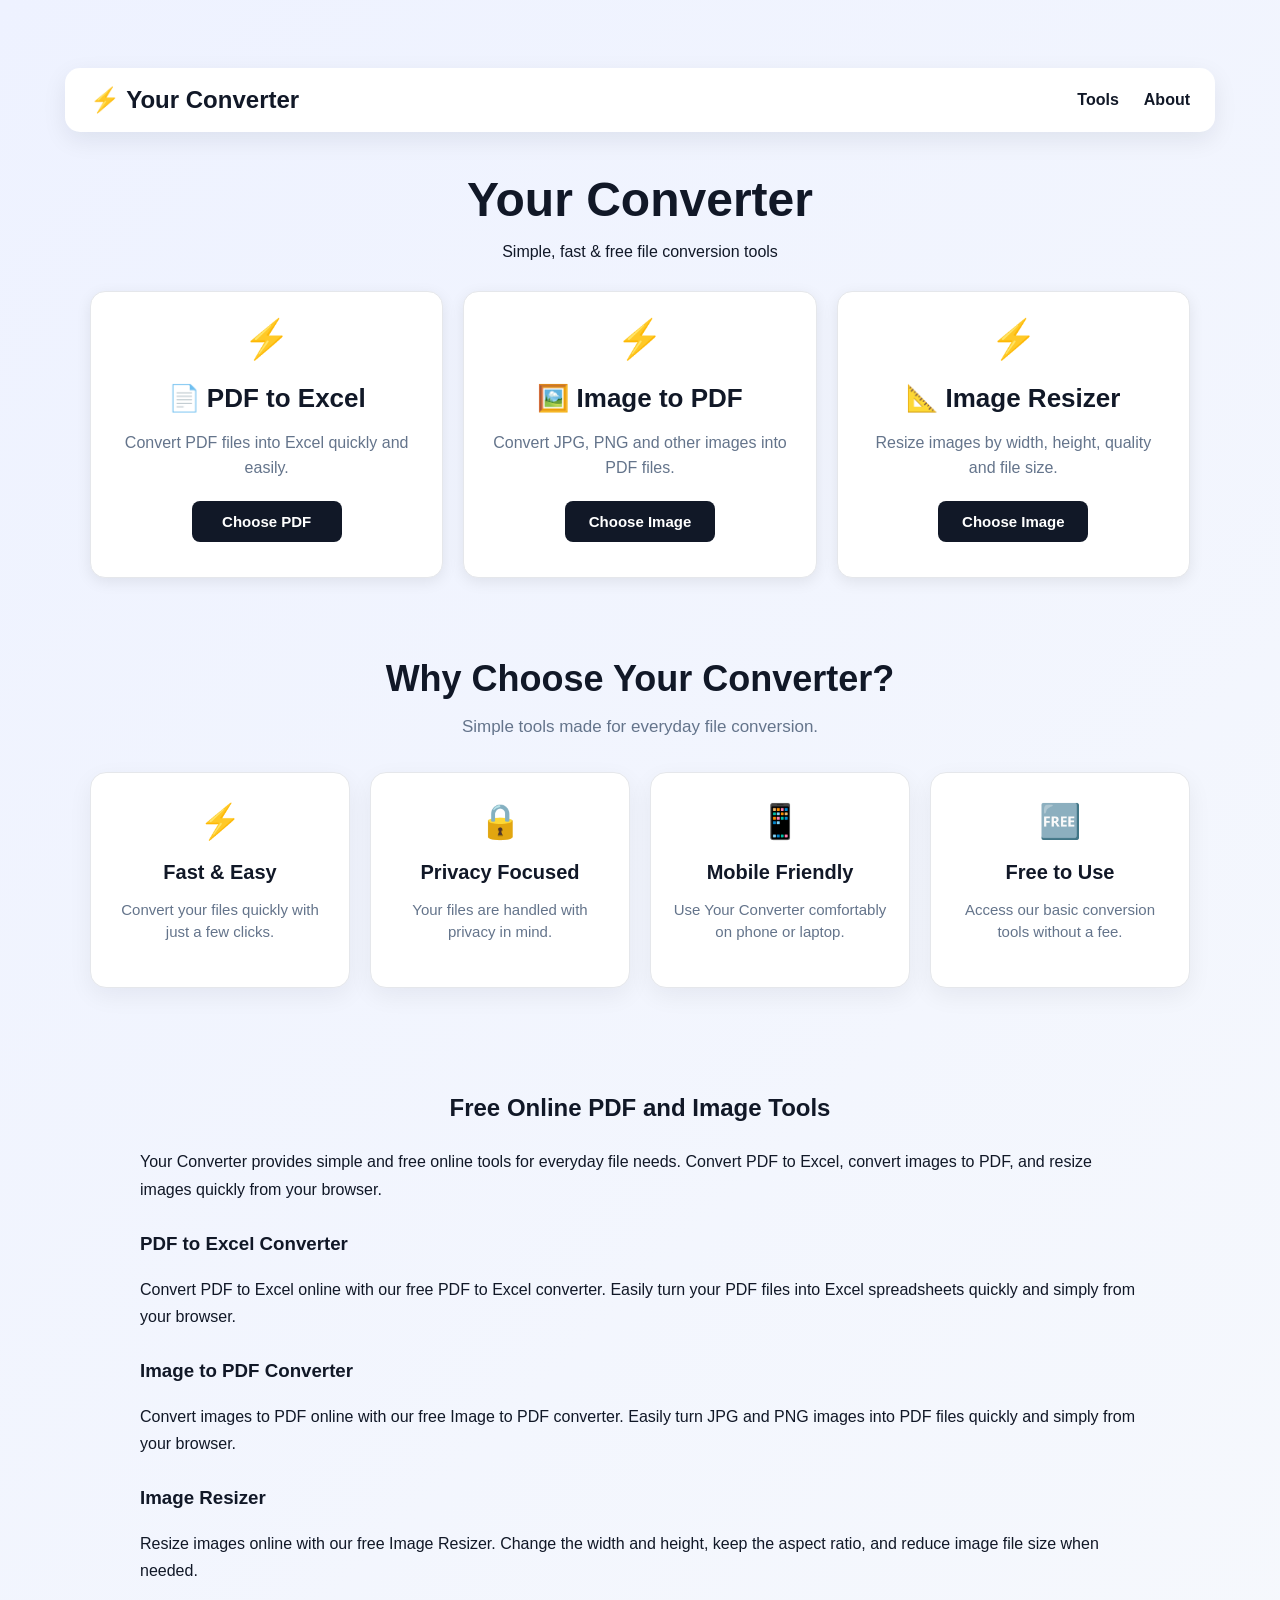
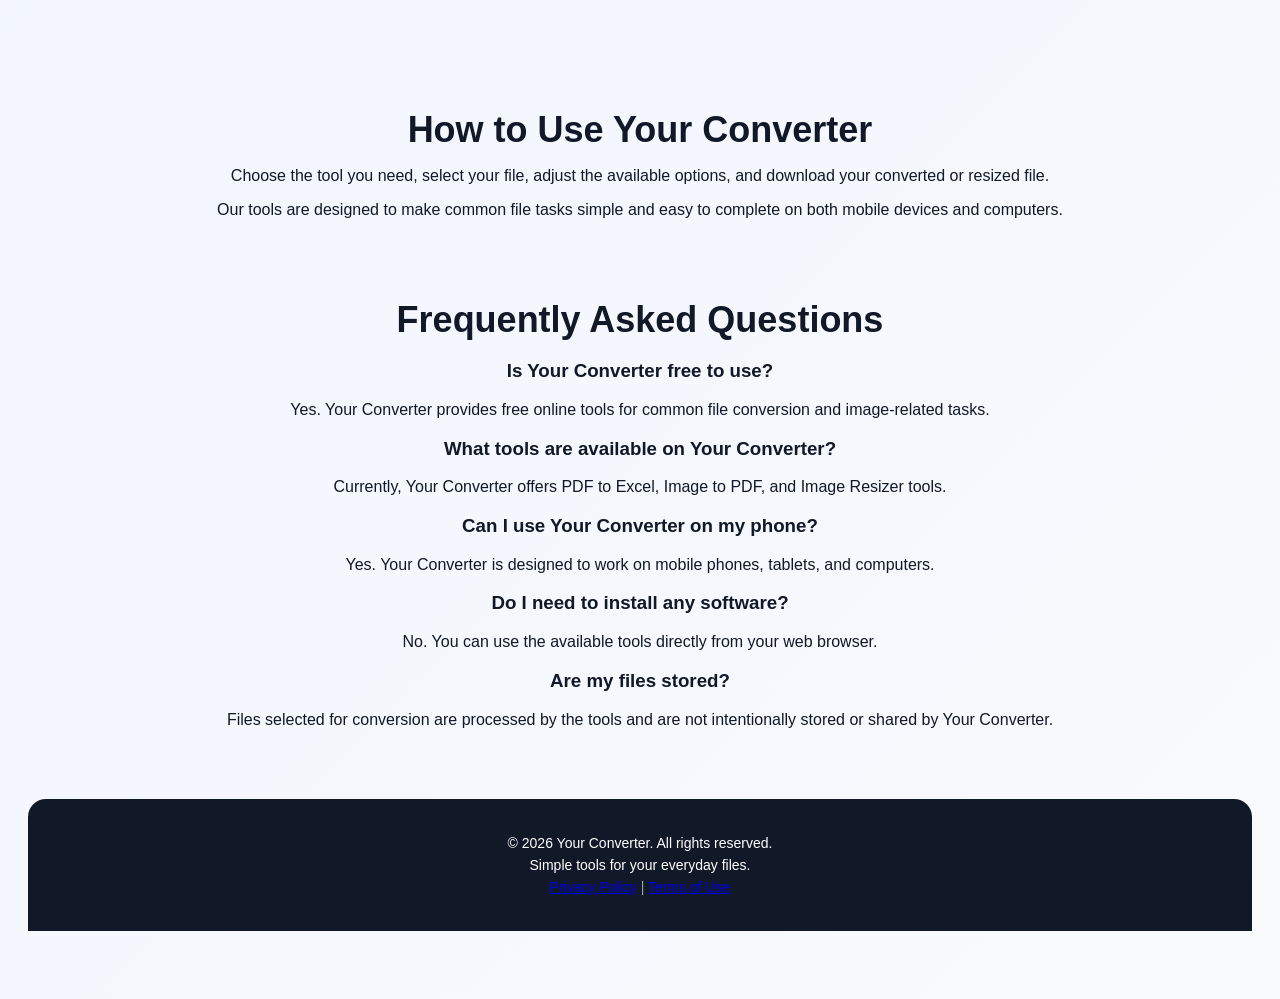
<file: index.html>
<!DOCTYPE html>
<html lang="en">
<head>
    <meta charset="UTF-8">
    <meta name="viewport" content="width=device-width, initial-scale=1.0">

<title>Your Converter - PDF to Excel, Image to PDF & Image Resizer</title>

<meta name="description" content="Your Converter offers free online PDF to Excel, Image to PDF, and Image Resizer tools. Fast, simple, free, and mobile-friendly online file tools.">
   <meta property="og:title" content="Your Converter - PDF to Excel, Image to PDF & Image Resizer">
    <meta property="og:description" content="Free online tools to convert PDF to Excel, images to PDF, and resize images.">
    <meta property="og:type" content="website">
    <meta property="og:url" content="https://mraj-pixel.github.io/my-pdf-tools/">

    <meta name="robots" content="index, follow">
<link rel="canonical" href="https://mraj-pixel.github.io/my-pdf-tools/">
    <meta name="google-site-verification" content="hF-xhtBtHwYRoxxq0-tttqlMLjrfUIo-cii103j8GU0">

    <link rel="stylesheet" href="style.css">

<style>
body {
    font-family: Arial, sans-serif;
}

.tools {
    display: grid;
    grid-template-columns: repeat(3, 1fr);
    gap: 20px;
    margin-top: 30px;
}

.tool {
    padding: 25px;
    border-radius: 15px;
    background: white;
    box-shadow: 0 4px 15px rgba(0,0,0,0.08);
    text-align: center;
}

.tool h2 {
    margin-bottom: 10px;
}

.tool p {
    margin-bottom: 20px;
}

.tool button {
    padding: 12px 22px;
    border: none;
    border-radius: 8px;
    cursor: pointer;
    font-size: 15px;
}
</style>
</head>

<body>

<header class="header">
    <div class="logo">⚡ Your Converter</div>

    <nav>
        <a href="#tools">Tools</a>
        <a href="#about">About</a>
    </nav>
</header>

<div class="container">

    <h1>Your Converter</h1>
    <p>Simple, fast & free file conversion tools</p>

    <!-- TOOLS -->
    <div class="tools" id="tools">

        <div class="tool">
            <h2>📄 PDF to Excel</h2>
            <p>Convert PDF files into Excel quickly and easily.</p>
            <button>Choose PDF</button>
        </div>

        <div class="tool">
            <h2>🖼️ Image to PDF</h2>
            <p>Convert JPG, PNG and other images into PDF files.</p>
            <button>Choose Image</button>
        </div>

        <div class="tool">

            <h2>📐 Image Resizer</h2>

            <p>Resize images by width, height, quality and file size.</p>

            <button
                type="button"
                onclick="document.getElementById('resizeInput').click()">
                Choose Image
            </button>

            <input
                type="file"
                id="resizeInput"
                accept="image/*"
                style="display:none;"
            >

            <div id="resizeControls" style="display:none; margin-top:15px;">

                <label>
                    Width (px)
                    <input type="number" id="resizeWidth" min="1">
                </label>

                <label>
                    Height (px)
                    <input type="number" id="resizeHeight" min="1">
                </label>

                <label style="display:block; margin:10px 0;">
                    <input type="checkbox" id="keepRatio" checked>
                    Keep Aspect Ratio
                </label>

                <div style="margin-top:10px;">
                    <label>Target File Size</label>

                    <div class="target-size-row">

                        <input
                            type="number"
                            id="targetSize"
                            min="1"
                            placeholder="Example: 100"
                        >

                        <select id="targetUnit">
                            <option value="KB">KB</option>
                            <option value="MB">MB</option>
                        </select>

                    </div>
                </div>

                <label style="display:block; margin-top:10px;">
                    Output Format

                    <select id="outputFormat">
                        <option value="image/jpeg">JPG</option>
                        <option value="image/png">PNG</option>
                        <option value="image/webp">WebP</option>
                    </select>
                </label>

                <label style="display:block; margin-top:10px;">
                    Quality:
                    <span id="qualityValue">85</span>%

                    <input
                        type="range"
                        id="quality"
                        min="10"
                        max="100"
                        value="85"
                    >
                </label>

                <div id="resizeInfo" style="margin-top:12px;"></div>

                <button id="resizeBtn" type="button">
                    Resize & Download
                </button>

            </div>

            <div id="resizeStatus" style="margin-top:10px;"></div>

        </div>

    </div>

</div>

<script src="script.js"></script>


<!-- WHY CHOOSE YOUR CONVERTER -->
<section class="why-us" id="about">

    <h2>Why Choose Your Converter?</h2>

    <p class="why-subtitle">
        Simple tools made for everyday file conversion.
    </p>

    <div class="features">

        <div class="feature">
            <div class="feature-icon">⚡</div>
            <h3>Fast & Easy</h3>
            <p>Convert your files quickly with just a few clicks.</p>
        </div>

        <div class="feature">
            <div class="feature-icon">🔒</div>
            <h3>Privacy Focused</h3>
            <p>Your files are handled with privacy in mind.</p>
        </div>

        <div class="feature">
            <div class="feature-icon">📱</div>
            <h3>Mobile Friendly</h3>
            <p>Use Your Converter comfortably on phone or laptop.</p>
        </div>

        <div class="feature">
            <div class="feature-icon">🆓</div>
            <h3>Free to Use</h3>
            <p>Access our basic conversion tools without a fee.</p>
        </div>

    </div>

</section>
<section class="seo-content">

    <h2>Free Online PDF and Image Tools</h2>

    <p>
        Your Converter provides simple and free online tools for everyday file needs.
        Convert PDF to Excel, convert images to PDF, and resize images quickly from your browser.
    </p>

    <h3>PDF to Excel Converter</h3>
   <p>
    Convert PDF to Excel online with our free PDF to Excel converter.
    Easily turn your PDF files into Excel spreadsheets quickly and simply
    from your browser.
</p>

    <h3>Image to PDF Converter</h3>
   <p>
    Convert images to PDF online with our free Image to PDF converter.
    Easily turn JPG and PNG images into PDF files quickly and simply from your browser.
</p>

    <h3>Image Resizer</h3>
   <p>
    Resize images online with our free Image Resizer.
    Change the width and height, keep the aspect ratio, and reduce image file size when needed.
</p>

</section>



<!-- HOW TO USE -->
<section class="why-us">

    <h2>How to Use Your Converter</h2>

    <p>
        Choose the tool you need, select your file, adjust the available options,
        and download your converted or resized file.
    </p>

    <p>
        Our tools are designed to make common file tasks simple and easy to complete
        on both mobile devices and computers.
    </p>

</section>


<!-- FAQ -->
<section class="why-us">

    <h2>Frequently Asked Questions</h2>

    <h3>Is Your Converter free to use?</h3>
    <p>
        Yes. Your Converter provides free online tools for common file conversion
        and image-related tasks.
    </p>

    <h3>What tools are available on Your Converter?</h3>
    <p>
        Currently, Your Converter offers PDF to Excel, Image to PDF, and Image Resizer
        tools.
    </p>

    <h3>Can I use Your Converter on my phone?</h3>
    <p>
        Yes. Your Converter is designed to work on mobile phones, tablets, and computers.
    </p>

    <h3>Do I need to install any software?</h3>
    <p>
        No. You can use the available tools directly from your web browser.
    </p>

    <h3>Are my files stored?</h3>
    <p>
        Files selected for conversion are processed by the tools and are not
        intentionally stored or shared by Your Converter.
    </p>

</section>

<!-- FOOTER -->
<footer class="footer">

    <p>© 2026 Your Converter. All rights reserved.</p>

    <p>Simple tools for your everyday files.</p>

    <p>
        <a href="privacy.html">Privacy Policy</a>
        |
        <a href="terms.html">Terms of Use</a>
    </p>

</footer>


</body>
</html>
</file>
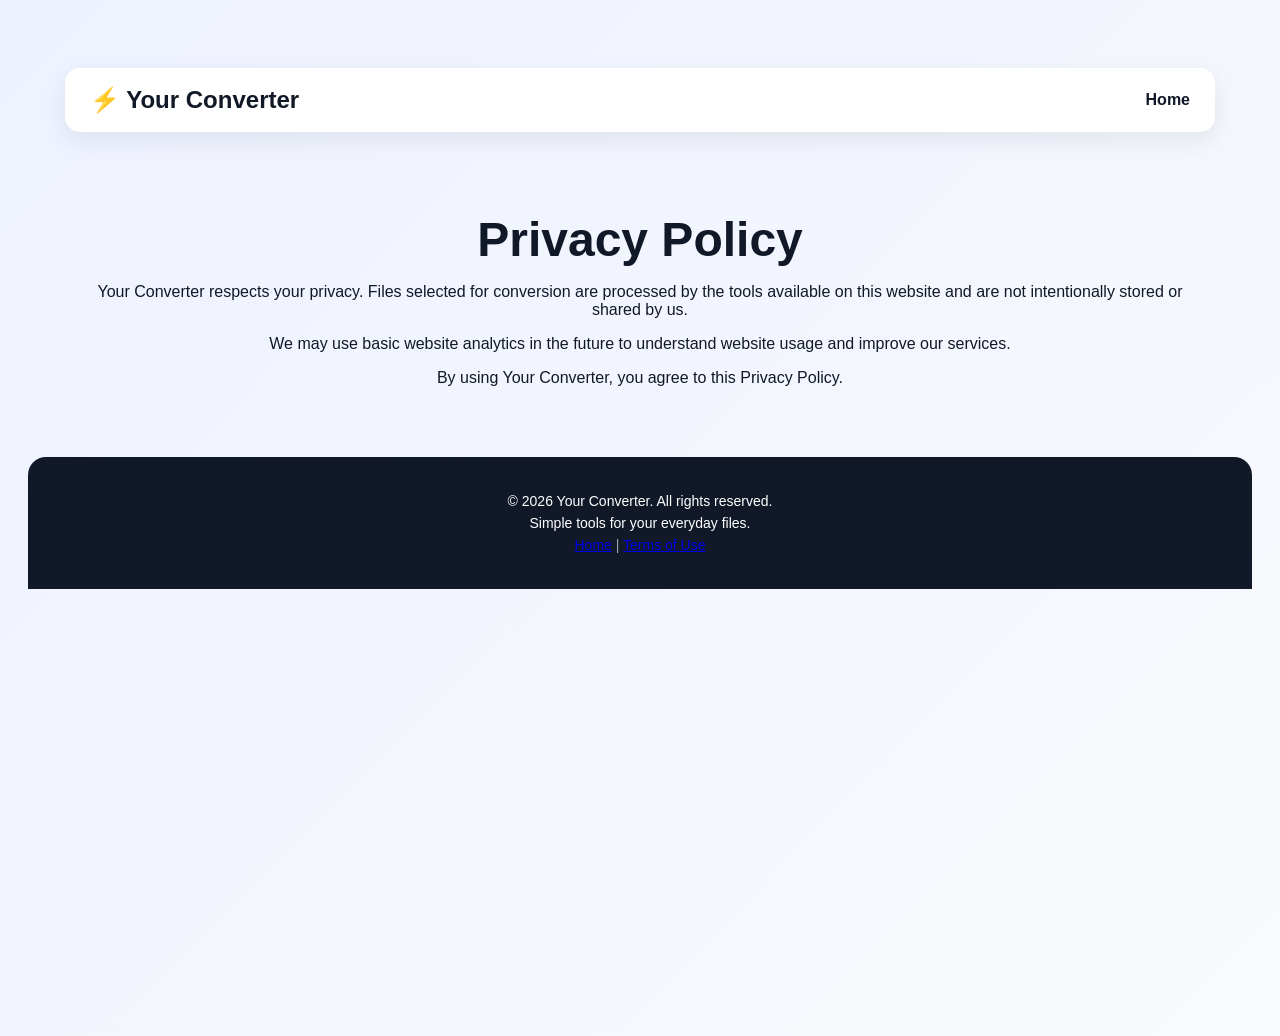
<file: privacy.html>
<!DOCTYPE html>
<html lang="en">
<head>
    <meta charset="UTF-8">
    <meta name="viewport" content="width=device-width, initial-scale=1.0">

    <title>Privacy Policy - Your Converter</title>

    <meta name="description" content="Privacy Policy for Your Converter, a free online PDF and image tools website.">

    <link rel="stylesheet" href="style.css">
</head>

<body>

<header class="header">
    <div class="logo">⚡ Your Converter</div>

    <nav>
        <a href="index.html">Home</a>
    </nav>
</header>

<div class="container">

    <section class="why-us">

        <h1>Privacy Policy</h1>

        <p>
            Your Converter respects your privacy. Files selected for conversion
            are processed by the tools available on this website and are not
            intentionally stored or shared by us.
        </p>

        <p>
            We may use basic website analytics in the future to understand
            website usage and improve our services.
        </p>

        <p>
            By using Your Converter, you agree to this Privacy Policy.
        </p>

    </section>

</div>

<footer class="footer">

    <p>© 2026 Your Converter. All rights reserved.</p>

    <p>Simple tools for your everyday files.</p>

    <p>
        <a href="index.html">Home</a>
        |
        <a href="terms.html">Terms of Use</a>
    </p>

</footer>

</body>
</html>
</file>
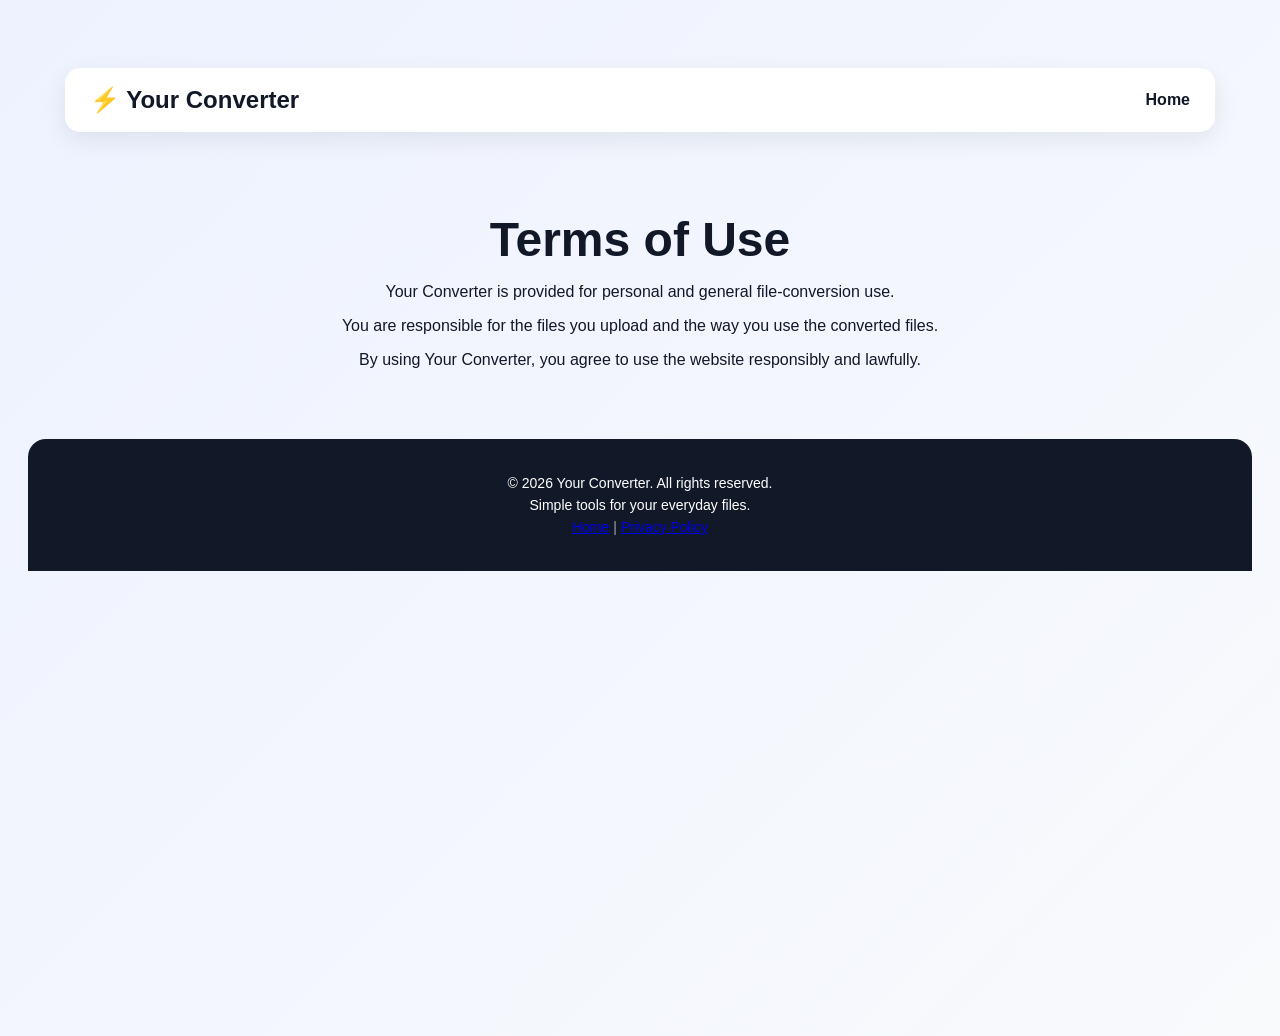
<file: terms.html>
<!DOCTYPE html>
<html lang="en">
<head>
    <meta charset="UTF-8">
    <meta name="viewport" content="width=device-width, initial-scale=1.0">

    <title>Terms of Use - Your Converter</title>

    <meta name="description" content="Terms of Use for Your Converter, a free online PDF and image tools website.">

    <link rel="stylesheet" href="style.css">
</head>

<body>

<header class="header">
    <div class="logo">⚡ Your Converter</div>

    <nav>
        <a href="index.html">Home</a>
    </nav>
</header>

<div class="container">

    <section class="why-us">

        <h1>Terms of Use</h1>

        <p>
            Your Converter is provided for personal and general file-conversion use.
        </p>

        <p>
            You are responsible for the files you upload and the way you use
            the converted files.
        </p>

        <p>
            By using Your Converter, you agree to use the website responsibly
            and lawfully.
        </p>

    </section>

</div>

<footer class="footer">

    <p>© 2026 Your Converter. All rights reserved.</p>

    <p>Simple tools for your everyday files.</p>

    <p>
        <a href="index.html">Home</a>
        |
        <a href="privacy.html">Privacy Policy</a>
    </p>

</footer>

</body>
</html>
</file>
<file: style.css>
<html lang="en" data-color-mode="auto" data-light-theme="light" data-dark-theme="dark" data-a11y-animated-images="system" data-a11y-link-underlines="true" data-turbo-loaded="" class="js-focus-visible" data-js-focus-visible=""><head><meta http-equiv="Content-Type" content="text/html; charset=UTF-8"><style>.ͼ1.cm-focused {outline: 1px dotted #212121;}
.ͼ1 {position: relative !important; box-sizing: border-box; display: flex !important; flex-direction: column;}
.ͼ1 .cm-scroller {display: flex !important; align-items: flex-start !important; font-family: monospace; line-height: 1.4; height: 100%; overflow-x: auto; position: relative; z-index: 0; overflow-anchor: none;}
.ͼ1 .cm-content[contenteditable=true] {-webkit-user-modify: read-write-plaintext-only;}
.ͼ1 .cm-content {margin: 0; flex-grow: 2; flex-shrink: 0; display: block; white-space: pre; word-wrap: normal; box-sizing: border-box; min-height: 100%; padding: 4px 0; outline: none;}
.ͼ1 .cm-lineWrapping {white-space: pre-wrap; white-space: break-spaces; word-break: break-word; overflow-wrap: anywhere; flex-shrink: 1;}
.ͼ2 .cm-content {caret-color: black;}
.ͼ3 .cm-content {caret-color: white;}
.ͼ1 .cm-line {display: block; padding: 0 2px 0 6px;}
.ͼ1 .cm-layer > * {position: absolute;}
.ͼ1 .cm-layer {position: absolute; left: 0; top: 0; contain: size style;}
.ͼ2 .cm-selectionBackground {background: #d9d9d9;}
.ͼ3 .cm-selectionBackground {background: #222;}
.ͼ2.cm-focused > .cm-scroller > .cm-selectionLayer .cm-selectionBackground {background: #d7d4f0;}
.ͼ3.cm-focused > .cm-scroller > .cm-selectionLayer .cm-selectionBackground {background: #233;}
.ͼ1 .cm-cursorLayer {pointer-events: none;}
.ͼ1.cm-focused > .cm-scroller > .cm-cursorLayer {animation: steps(1) cm-blink 1.2s infinite;}
@keyframes cm-blink {50% {opacity: 0;}}
@keyframes cm-blink2 {50% {opacity: 0;}}
.ͼ1 .cm-cursor, .ͼ1 .cm-dropCursor {border-left: 1.2px solid black; margin-left: -0.6px; pointer-events: none;}
.ͼ1 .cm-cursor {display: none;}
.ͼ3 .cm-cursor {border-left-color: #ddd;}
.ͼ1 .cm-selectionHandle {background-color: currentColor; width: 1.5px;}
.ͼ1 .cm-selectionHandle-start::before, .ͼ1 .cm-selectionHandle-end::before {content: ""; background-color: inherit; border-radius: 50%; width: 8px; height: 8px; position: absolute; left: -3.25px;}
.ͼ1 .cm-selectionHandle-start::before {top: -8px;}
.ͼ1 .cm-selectionHandle-end::before {bottom: -8px;}
.ͼ1 .cm-dropCursor {position: absolute;}
.ͼ1.cm-focused > .cm-scroller > .cm-cursorLayer .cm-cursor {display: block;}
.ͼ1 .cm-iso {unicode-bidi: isolate;}
.ͼ1 .cm-announced {position: fixed; top: -10000px;}
@media print {.ͼ1 .cm-announced {display: none;}}
.ͼ2 .cm-activeLine {background-color: #cceeff44;}
.ͼ3 .cm-activeLine {background-color: #99eeff33;}
.ͼ2 .cm-specialChar {color: red;}
.ͼ3 .cm-specialChar {color: #f78;}
.ͼ1 .cm-gutters {flex-shrink: 0; display: flex; height: 100%; box-sizing: border-box; z-index: 200;}
.ͼ1 .cm-gutters-before {inset-inline-start: 0;}
.ͼ1 .cm-gutters-after {inset-inline-end: 0;}
.ͼ2 .cm-gutters.cm-gutters-before {border-right-width: 1px;}
.ͼ2 .cm-gutters.cm-gutters-after {border-left-width: 1px;}
.ͼ2 .cm-gutters {background-color: #f5f5f5; color: #6c6c6c; border: 0px solid #ddd;}
.ͼ3 .cm-gutters {background-color: #333338; color: #ccc;}
.ͼ1 .cm-gutter {display: flex !important; flex-direction: column; flex-shrink: 0; box-sizing: border-box; min-height: 100%; overflow: hidden;}
.ͼ1 .cm-gutterElement {box-sizing: border-box;}
.ͼ1 .cm-lineNumbers .cm-gutterElement {padding: 0 3px 0 5px; min-width: 20px; text-align: right; white-space: nowrap;}
.ͼ2 .cm-activeLineGutter {background-color: #e2f2ff;}
.ͼ3 .cm-activeLineGutter {background-color: #222227;}
.ͼ1 .cm-panels {box-sizing: border-box; position: sticky; left: 0; right: 0; z-index: 300;}
.ͼ2 .cm-panels {background-color: #f5f5f5; color: black;}
.ͼ2 .cm-panels-top {border-bottom: 1px solid #ddd;}
.ͼ2 .cm-panels-bottom {border-top: 1px solid #ddd;}
.ͼ3 .cm-panels {background-color: #333338; color: white;}
.ͼ1 .cm-dialog label {font-size: 80%;}
.ͼ1 .cm-dialog {padding: 2px 19px 4px 6px; position: relative;}
.ͼ1 .cm-dialog-close {position: absolute; top: 3px; right: 4px; background-color: inherit; border: none; font: inherit; font-size: 14px; padding: 0;}
.ͼ1 .cm-tab {display: inline-block; overflow: hidden; vertical-align: bottom;}
.ͼ1 .cm-widgetBuffer {vertical-align: text-top; height: 1em; width: 0; display: inline;}
.ͼ1 .cm-placeholder {color: #888; display: inline-block; vertical-align: top; user-select: none;}
.ͼ1 .cm-highlightSpace {background-image: radial-gradient(circle at 50% 55%, #aaa 20%, transparent 5%); background-position: center;}
.ͼ1 .cm-highlightTab {background-image: url('data:image/svg+xml,<svg xmlns="http://www.w3.org/2000/svg" width="200" height="20"><path stroke="%23888" stroke-width="1" fill="none" d="M1 10H196L190 5M190 15L196 10M197 4L197 16"/></svg>'); background-size: auto 100%; background-position: right 90%; background-repeat: no-repeat;}
.ͼ1 .cm-trailingSpace {background-color: #ff332255;}
.ͼ1 .cm-button {vertical-align: middle; color: inherit; font-size: 70%; padding: .2em 1em; border-radius: 1px;}
.ͼ2 .cm-button:active {background-image: linear-gradient(#b4b4b4, #d0d3d6);}
.ͼ2 .cm-button {background-image: linear-gradient(#eff1f5, #d9d9df); border: 1px solid #888;}
.ͼ3 .cm-button:active {background-image: linear-gradient(#111, #333);}
.ͼ3 .cm-button {background-image: linear-gradient(#393939, #111); border: 1px solid #888;}
.ͼ1 .cm-textfield {vertical-align: middle; color: inherit; font-size: 70%; border: 1px solid silver; padding: .2em .5em;}
.ͼ2 .cm-textfield {background-color: white;}
.ͼ3 .cm-textfield {border: 1px solid #555; background-color: inherit;}
.ͼ1 .cm-panel.cm-search [name=close] {position: absolute; top: 0; right: 4px; background-color: inherit; border: none; font: inherit; padding: 0; margin: 0;}
.ͼ1 .cm-panel.cm-search input, .ͼ1 .cm-panel.cm-search button, .ͼ1 .cm-panel.cm-search label {margin: .2em .6em .2em 0;}
.ͼ1 .cm-panel.cm-search input[type=checkbox] {margin-right: .2em;}
.ͼ1 .cm-panel.cm-search label {font-size: 80%; white-space: pre;}
.ͼ1 .cm-panel.cm-search {padding: 2px 6px 4px; position: relative;}
.ͼ2 .cm-searchMatch {background-color: #ffff0054;}
.ͼ3 .cm-searchMatch {background-color: #00ffff8a;}
.ͼ2 .cm-searchMatch-selected {background-color: #ff6a0054;}
.ͼ3 .cm-searchMatch-selected {background-color: #ff00ff8a;}
.ͼ1.cm-focused .cm-matchingBracket {background-color: #328c8252;}
.ͼ1.cm-focused .cm-nonmatchingBracket {background-color: #bb555544;}
.ͼ23 {color: var(--codeMirror-syntax-fgColor-keyword, var(--color-codemirror-syntax-keyword));}
.ͼ24 {color: var(--codeMirror-syntax-fgColor-comment, var(--color-codemirror-syntax-comment));}
.ͼ25 {color: var(--codeMirror-matchingBracket-fgColor, var(--color-codemirror-matchingbracket-text));}
.ͼ26 {color: var(--codeMirror-syntax-fgColor-string, var(--color-codemirror-syntax-string));}
.ͼ27 {color: var(--codeMirror-syntax-fgColor-constant, var(--color-codemirror-syntax-constant));}
.ͼ28 {color: var(--codeMirror-syntax-fgColor-constant, var(--color-codemirror-syntax-constant));}
.ͼ29 {color: var(--codeMirror-syntax-fgColor-entity, var(--color-codemirror-syntax-entity));}
.ͼ2a {color: var(--codeMirror-syntax-fgColor-variable, var(--color-codemirror-syntax-variable));}
.ͼ2b {color: inherit;}
.ͼ2c {font-weight: bold; color: inherit !important;}
.ͼ2d {color: var(--codeMirror-syntax-fgColor-comment, var(--color-codemirror-syntax-comment));}
.ͼ2e {text-decoration: underline;}
.ͼ2f {font-style: italic;}
.ͼ2g {font-weight: bold;}
.ͼ2h {text-decoration: line-through;}
.ͼ2i {color: var(--color-prettylights-syntax-constant);}
.ͼ2j {color: var(--color-prettylights-syntax-entity-tag);}
.ͼ22 {background: var(--codeMirror-bgColor, var(--color-codemirror-bg)); color: var(--codeMirror-fgColor, var(--color-codemirror-text)); cursor: text;}
.ͼ22 .cm-gutters, .ͼ22 .cm-gutters.cm-gutters-before {background: var(--codeMirror-gutters-bgColor, var(--color-codemirror-gutters-bg)); border-right-width: 0;}
.ͼ22 .cm-lineNumbers .cm-gutterElement {color: var(--codeMirror-lineNumber-fgColor, var(--color-codemirror-linenumber-text)); font-family: var(--fontStack-monospace); font-size: var(--codeMirror-gutter-fontSize, var(--codeMirror-content-fontSize, 12px)); line-height: 20px; padding: 0 16px 0 16px;}
.ͼ22 .cm-content {caret-color: var(--codeMirror-cursor-fgColor, var(--color-codemirror-cursor)); font-family: var(--fontStack-monospace); font-size: var(--codeMirror-content-fontSize, 12px); background: var(--codeMirror-lines-bgColor, var(--color-codemirror-lines-bg)); line-height: 20px; padding-top: 8px;}
.ͼ22.cm-focused .cm-selectionBackground, .ͼ22 .cm-selectionBackground, .ͼ22 .cm-content ::selection {background-color: var(--codeMirror-selection-bgColor, var(--color-codemirror-selection-bg, #d7d4f0));}
.ͼ22.cm-focused {outline: none;}
.ͼ22.hide-help-until-focus.cm-focused .cm-panels-bottom {display: block;}
.ͼ22.hide-help-until-focus .cm-panels-bottom {display: none;}
.ͼ22.hide-help .cm-panels-top {display: none; position: absolute;}
.ͼ22 .cm-content ::-moz-selection {background-color: var(--codeMirror-selection-bgColor, var(--color-codemirror-selection-bg, #d7d4f0));}
.ͼ22 .cm-activeLine {background-color: var(--codeMirror-activeline-bgColor, var(--color-codemirror-activeline-bg));}
.ͼ22 .cm-selectionAttachment-mark {background-color: var(--bgColor-accent-muted, var(--codeMirror-selection-bgColor, #d7d4f0)); border-bottom: 1px solid var(--borderColor-accent-emphasis, var(--color-accent-fg)); box-sizing: border-box;}
.ͼ22 .cm-selectionAttachment-line {background-color: var(--bgColor-accent-muted, var(--codeMirror-selection-bgColor, #d7d4f0)); box-sizing: border-box;}
.ͼ22 .cm-selectionAttachment-gutter {background-color: var(--bgColor-accent-muted, var(--codeMirror-selection-bgColor, #d7d4f0)); box-shadow: inset 2px 0 0 var(--borderColor-accent-emphasis, var(--color-accent-fg)); color: var(--fgColor-accent, var(--color-accent-fg)); font-weight: 600; box-sizing: border-box;}
.ͼ22 .cm-line {padding-left: 16px;}
.ͼ22 .cm-help-panel {background: var(--bgColor-muted, var(--color-canvas-subtle)); padding: 7px 10px; margin: 0; font-size: 13px; line-height: 16px; color: var(--fgColor-muted, var(--color-fg-muted)); cursor: default;}
.ͼ22 .cm-panels-bottom {border-top: var(--borderWidth-thin, 1px) solid var(--borderColor-default, var(--color-border-default)); background: none;}
@media (max-width: 544px) {.ͼ22 .cm-panels-bottom {position: relative;}}
.ͼ22 .cm-panel.cm-search {background: var(--bgColor-muted, var(--color-canvas-subtle)); padding: 8px; font-size: 16px;}
.ͼ22 .cm-panel.cm-search > button {border-radius: 6px; padding: 4px 8px; background: var(--codeMirror-bgColor, var(--color-codemirror-bg)); color: var(--button-default-fgColor-rest, var(--color-btn-text)); border: 1px solid var(--button-default-borderColor-rest, var(--color-btn-border)); text-transform: capitalize;}
.ͼ22 .cm-panel.cm-search > label {color: var(--fgColor-default, var(--color-fg-default)); text-transform: capitalize; font-size: 12px;}
.ͼ22 .cm-panel.cm-search > input {border-radius: 6px; padding: 4px 8px; background: var(--bgColor-default, var(--color-canvas-default)); color: var(--fgColor-default, var(--color-fg-default)); border: 1px solid var(--borderColor-default, var(--color-border-default)); font-size: 12px;}
.ͼ22 .cm-panel.cm-search > button[name="close"] {padding: 4px;}
.ͼ22 .cm-panels-top {border-bottom: var(--borderWidth-thin, 1px) solid var(--color-border-default); background: none;}
.ͼ22 .cm-panel.cm-search input, .ͼ22 .cm-panel.cm-search button, .ͼ22 .cm-panel.cm-search label {margin-right: 8px; margin-bottom: 4px; margin-top: 4px; margin-left: 0;}
.ͼ22 .cm-lintRange {cursor: help; background-image: none !important;}
.ͼ22 .cm-placeholder {height: 1em; color: var(--fgColor-muted);}
.ͼ22.custom-tooltips .cm-tooltip {border: none !important; background-color: transparent !important;}
.ͼ22.custom-tooltips .cm-diagnostic {padding: 0; margin-left: 0 !important; border-left: none !important; white-space: unset;}
.ͼ1n {color: var(--codeMirror-syntax-fgColor-keyword, var(--color-codemirror-syntax-keyword));}
.ͼ1o {color: var(--codeMirror-syntax-fgColor-comment, var(--color-codemirror-syntax-comment));}
.ͼ1p {color: var(--codeMirror-matchingBracket-fgColor, var(--color-codemirror-matchingbracket-text));}
.ͼ1q {color: var(--codeMirror-syntax-fgColor-string, var(--color-codemirror-syntax-string));}
.ͼ1r {color: var(--codeMirror-syntax-fgColor-constant, var(--color-codemirror-syntax-constant));}
.ͼ1s {color: var(--codeMirror-syntax-fgColor-constant, var(--color-codemirror-syntax-constant));}
.ͼ1t {color: var(--codeMirror-syntax-fgColor-entity, var(--color-codemirror-syntax-entity));}
.ͼ1u {color: var(--codeMirror-syntax-fgColor-variable, var(--color-codemirror-syntax-variable));}
.ͼ1v {color: inherit;}
.ͼ1w {font-weight: bold; color: inherit !important;}
.ͼ1x {color: var(--codeMirror-syntax-fgColor-comment, var(--color-codemirror-syntax-comment));}
.ͼ1y {text-decoration: underline;}
.ͼ1z {font-style: italic;}
.ͼ20 {font-weight: bold;}
.ͼ21 {text-decoration: line-through;}
.ͼ1m {background: var(--codeMirror-bgColor, var(--color-codemirror-bg)); color: var(--codeMirror-fgColor, var(--color-codemirror-text)); cursor: text;}
.ͼ1m .cm-gutters, .ͼ1m .cm-gutters.cm-gutters-before {background: var(--codeMirror-gutters-bgColor, var(--color-codemirror-gutters-bg)); border-right-width: 0;}
.ͼ1m .cm-lineNumbers .cm-gutterElement {color: var(--codeMirror-lineNumber-fgColor, var(--color-codemirror-linenumber-text)); font-family: var(--fontStack-monospace); font-size: var(--codeMirror-gutter-fontSize, var(--codeMirror-content-fontSize, 12px)); line-height: 20px; padding: 0 16px 0 16px;}
.ͼ1m .cm-content {caret-color: var(--codeMirror-cursor-fgColor, var(--color-codemirror-cursor)); font-family: var(--fontStack-monospace); font-size: var(--codeMirror-content-fontSize, 12px); background: var(--codeMirror-lines-bgColor, var(--color-codemirror-lines-bg)); line-height: 20px; padding-top: 8px;}
.ͼ1m.cm-focused .cm-selectionBackground, .ͼ1m .cm-selectionBackground, .ͼ1m .cm-content ::selection {background-color: var(--codeMirror-selection-bgColor, var(--color-codemirror-selection-bg, #d7d4f0));}
.ͼ1m.cm-focused {outline: none;}
.ͼ1m.hide-help-until-focus.cm-focused .cm-panels-bottom {display: block;}
.ͼ1m.hide-help-until-focus .cm-panels-bottom {display: none;}
.ͼ1m.hide-help .cm-panels-top {display: none; position: absolute;}
.ͼ1m .cm-content ::-moz-selection {background-color: var(--codeMirror-selection-bgColor, var(--color-codemirror-selection-bg, #d7d4f0));}
.ͼ1m .cm-activeLine {background-color: var(--codeMirror-activeline-bgColor, var(--color-codemirror-activeline-bg));}
.ͼ1m .cm-selectionAttachment-mark {background-color: var(--bgColor-accent-muted, var(--codeMirror-selection-bgColor, #d7d4f0)); border-bottom: 1px solid var(--borderColor-accent-emphasis, var(--color-accent-fg)); box-sizing: border-box;}
.ͼ1m .cm-selectionAttachment-line {background-color: var(--bgColor-accent-muted, var(--codeMirror-selection-bgColor, #d7d4f0)); box-sizing: border-box;}
.ͼ1m .cm-selectionAttachment-gutter {background-color: var(--bgColor-accent-muted, var(--codeMirror-selection-bgColor, #d7d4f0)); box-shadow: inset 2px 0 0 var(--borderColor-accent-emphasis, var(--color-accent-fg)); color: var(--fgColor-accent, var(--color-accent-fg)); font-weight: 600; box-sizing: border-box;}
.ͼ1m .cm-line {padding-left: 16px;}
.ͼ1m .cm-help-panel {background: var(--bgColor-muted, var(--color-canvas-subtle)); padding: 7px 10px; margin: 0; font-size: 13px; line-height: 16px; color: var(--fgColor-muted, var(--color-fg-muted)); cursor: default;}
.ͼ1m .cm-panels-bottom {border-top: var(--borderWidth-thin, 1px) solid var(--borderColor-default, var(--color-border-default)); background: none;}
@media (max-width: 544px) {.ͼ1m .cm-panels-bottom {position: relative;}}
.ͼ1m .cm-panel.cm-search {background: var(--bgColor-muted, var(--color-canvas-subtle)); padding: 8px; font-size: 16px;}
.ͼ1m .cm-panel.cm-search > button {border-radius: 6px; padding: 4px 8px; background: var(--codeMirror-bgColor, var(--color-codemirror-bg)); color: var(--button-default-fgColor-rest, var(--color-btn-text)); border: 1px solid var(--button-default-borderColor-rest, var(--color-btn-border)); text-transform: capitalize;}
.ͼ1m .cm-panel.cm-search > label {color: var(--fgColor-default, var(--color-fg-default)); text-transform: capitalize; font-size: 12px;}
.ͼ1m .cm-panel.cm-search > input {border-radius: 6px; padding: 4px 8px; background: var(--bgColor-default, var(--color-canvas-default)); color: var(--fgColor-default, var(--color-fg-default)); border: 1px solid var(--borderColor-default, var(--color-border-default)); font-size: 12px;}
.ͼ1m .cm-panel.cm-search > button[name="close"] {padding: 4px;}
.ͼ1m .cm-panels-top {border-bottom: var(--borderWidth-thin, 1px) solid var(--color-border-default); background: none;}
.ͼ1m .cm-panel.cm-search input, .ͼ1m .cm-panel.cm-search button, .ͼ1m .cm-panel.cm-search label {margin-right: 8px; margin-bottom: 4px; margin-top: 4px; margin-left: 0;}
.ͼ1m .cm-lintRange {cursor: help; background-image: none !important;}
.ͼ1m .cm-placeholder {height: 1em; color: var(--fgColor-muted);}
.ͼ1m.custom-tooltips .cm-tooltip {border: none !important; background-color: transparent !important;}
.ͼ1m.custom-tooltips .cm-diagnostic {padding: 0; margin-left: 0 !important; border-left: none !important; white-space: unset;}
.ͼ1l {height: 85vh; min-height: ; width: 100%;}
.ͼ14 {color: var(--codeMirror-syntax-fgColor-keyword, var(--color-codemirror-syntax-keyword));}
.ͼ15 {color: var(--codeMirror-syntax-fgColor-comment, var(--color-codemirror-syntax-comment));}
.ͼ16 {color: var(--codeMirror-matchingBracket-fgColor, var(--color-codemirror-matchingbracket-text));}
.ͼ17 {color: var(--codeMirror-syntax-fgColor-string, var(--color-codemirror-syntax-string));}
.ͼ18 {color: var(--codeMirror-syntax-fgColor-constant, var(--color-codemirror-syntax-constant));}
.ͼ19 {color: var(--codeMirror-syntax-fgColor-constant, var(--color-codemirror-syntax-constant));}
.ͼ1a {color: var(--codeMirror-syntax-fgColor-entity, var(--color-codemirror-syntax-entity));}
.ͼ1b {color: var(--codeMirror-syntax-fgColor-variable, var(--color-codemirror-syntax-variable));}
.ͼ1c {color: inherit;}
.ͼ1d {font-weight: bold; color: inherit !important;}
.ͼ1e {color: var(--codeMirror-syntax-fgColor-comment, var(--color-codemirror-syntax-comment));}
.ͼ1f {text-decoration: underline;}
.ͼ1g {font-style: italic;}
.ͼ1h {font-weight: bold;}
.ͼ1i {text-decoration: line-through;}
.ͼ1j {color: var(--color-prettylights-syntax-constant);}
.ͼ1k {color: var(--color-prettylights-syntax-entity-tag);}
.ͼ13 {background: var(--codeMirror-bgColor, var(--color-codemirror-bg)); color: var(--codeMirror-fgColor, var(--color-codemirror-text)); cursor: text;}
.ͼ13 .cm-gutters, .ͼ13 .cm-gutters.cm-gutters-before {background: var(--codeMirror-gutters-bgColor, var(--color-codemirror-gutters-bg)); border-right-width: 0;}
.ͼ13 .cm-lineNumbers .cm-gutterElement {color: var(--codeMirror-lineNumber-fgColor, var(--color-codemirror-linenumber-text)); font-family: var(--fontStack-monospace); font-size: var(--codeMirror-gutter-fontSize, var(--codeMirror-content-fontSize, 12px)); line-height: 20px; padding: 0 16px 0 16px;}
.ͼ13 .cm-content {caret-color: var(--codeMirror-cursor-fgColor, var(--color-codemirror-cursor)); font-family: var(--fontStack-monospace); font-size: var(--codeMirror-content-fontSize, 12px); background: var(--codeMirror-lines-bgColor, var(--color-codemirror-lines-bg)); line-height: 20px; padding-top: 8px;}
.ͼ13.cm-focused .cm-selectionBackground, .ͼ13 .cm-selectionBackground, .ͼ13 .cm-content ::selection {background-color: var(--codeMirror-selection-bgColor, var(--color-codemirror-selection-bg, #d7d4f0));}
.ͼ13.cm-focused {outline: none;}
.ͼ13.hide-help-until-focus.cm-focused .cm-panels-bottom {display: block;}
.ͼ13.hide-help-until-focus .cm-panels-bottom {display: none;}
.ͼ13.hide-help .cm-panels-top {display: none; position: absolute;}
.ͼ13 .cm-content ::-moz-selection {background-color: var(--codeMirror-selection-bgColor, var(--color-codemirror-selection-bg, #d7d4f0));}
.ͼ13 .cm-activeLine {background-color: var(--codeMirror-activeline-bgColor, var(--color-codemirror-activeline-bg));}
.ͼ13 .cm-selectionAttachment-mark {background-color: var(--bgColor-accent-muted, var(--codeMirror-selection-bgColor, #d7d4f0)); border-bottom: 1px solid var(--borderColor-accent-emphasis, var(--color-accent-fg)); box-sizing: border-box;}
.ͼ13 .cm-selectionAttachment-line {background-color: var(--bgColor-accent-muted, var(--codeMirror-selection-bgColor, #d7d4f0)); box-sizing: border-box;}
.ͼ13 .cm-selectionAttachment-gutter {background-color: var(--bgColor-accent-muted, var(--codeMirror-selection-bgColor, #d7d4f0)); box-shadow: inset 2px 0 0 var(--borderColor-accent-emphasis, var(--color-accent-fg)); color: var(--fgColor-accent, var(--color-accent-fg)); font-weight: 600; box-sizing: border-box;}
.ͼ13 .cm-line {padding-left: 16px;}
.ͼ13 .cm-help-panel {background: var(--bgColor-muted, var(--color-canvas-subtle)); padding: 7px 10px; margin: 0; font-size: 13px; line-height: 16px; color: var(--fgColor-muted, var(--color-fg-muted)); cursor: default;}
.ͼ13 .cm-panels-bottom {border-top: var(--borderWidth-thin, 1px) solid var(--borderColor-default, var(--color-border-default)); background: none;}
@media (max-width: 544px) {.ͼ13 .cm-panels-bottom {position: relative;}}
.ͼ13 .cm-panel.cm-search {background: var(--bgColor-muted, var(--color-canvas-subtle)); padding: 8px; font-size: 16px;}
.ͼ13 .cm-panel.cm-search > button {border-radius: 6px; padding: 4px 8px; background: var(--codeMirror-bgColor, var(--color-codemirror-bg)); color: var(--button-default-fgColor-rest, var(--color-btn-text)); border: 1px solid var(--button-default-borderColor-rest, var(--color-btn-border)); text-transform: capitalize;}
.ͼ13 .cm-panel.cm-search > label {color: var(--fgColor-default, var(--color-fg-default)); text-transform: capitalize; font-size: 12px;}
.ͼ13 .cm-panel.cm-search > input {border-radius: 6px; padding: 4px 8px; background: var(--bgColor-default, var(--color-canvas-default)); color: var(--fgColor-default, var(--color-fg-default)); border: 1px solid var(--borderColor-default, var(--color-border-default)); font-size: 12px;}
.ͼ13 .cm-panel.cm-search > button[name="close"] {padding: 4px;}
.ͼ13 .cm-panels-top {border-bottom: var(--borderWidth-thin, 1px) solid var(--color-border-default); background: none;}
.ͼ13 .cm-panel.cm-search input, .ͼ13 .cm-panel.cm-search button, .ͼ13 .cm-panel.cm-search label {margin-right: 8px; margin-bottom: 4px; margin-top: 4px; margin-left: 0;}
.ͼ13 .cm-lintRange {cursor: help; background-image: none !important;}
.ͼ13 .cm-placeholder {height: 1em; color: var(--fgColor-muted);}
.ͼ13.custom-tooltips .cm-tooltip {border: none !important; background-color: transparent !important;}
.ͼ13.custom-tooltips .cm-diagnostic {padding: 0; margin-left: 0 !important; border-left: none !important; white-space: unset;}
.ͼo {color: var(--codeMirror-syntax-fgColor-keyword, var(--color-codemirror-syntax-keyword));}
.ͼp {color: var(--codeMirror-syntax-fgColor-comment, var(--color-codemirror-syntax-comment));}
.ͼq {color: var(--codeMirror-matchingBracket-fgColor, var(--color-codemirror-matchingbracket-text));}
.ͼr {color: var(--codeMirror-syntax-fgColor-string, var(--color-codemirror-syntax-string));}
.ͼs {color: var(--codeMirror-syntax-fgColor-constant, var(--color-codemirror-syntax-constant));}
.ͼt {color: var(--codeMirror-syntax-fgColor-constant, var(--color-codemirror-syntax-constant));}
.ͼu {color: var(--codeMirror-syntax-fgColor-entity, var(--color-codemirror-syntax-entity));}
.ͼv {color: var(--codeMirror-syntax-fgColor-variable, var(--color-codemirror-syntax-variable));}
.ͼw {color: inherit;}
.ͼx {font-weight: bold; color: inherit !important;}
.ͼy {color: var(--codeMirror-syntax-fgColor-comment, var(--color-codemirror-syntax-comment));}
.ͼz {text-decoration: underline;}
.ͼ10 {font-style: italic;}
.ͼ11 {font-weight: bold;}
.ͼ12 {text-decoration: line-through;}
.ͼn {background: var(--codeMirror-bgColor, var(--color-codemirror-bg)); color: var(--codeMirror-fgColor, var(--color-codemirror-text)); cursor: text;}
.ͼn .cm-gutters, .ͼn .cm-gutters.cm-gutters-before {background: var(--codeMirror-gutters-bgColor, var(--color-codemirror-gutters-bg)); border-right-width: 0;}
.ͼn .cm-lineNumbers .cm-gutterElement {color: var(--codeMirror-lineNumber-fgColor, var(--color-codemirror-linenumber-text)); font-family: var(--fontStack-monospace); font-size: var(--codeMirror-gutter-fontSize, var(--codeMirror-content-fontSize, 12px)); line-height: 20px; padding: 0 16px 0 16px;}
.ͼn .cm-content {caret-color: var(--codeMirror-cursor-fgColor, var(--color-codemirror-cursor)); font-family: var(--fontStack-monospace); font-size: var(--codeMirror-content-fontSize, 12px); background: var(--codeMirror-lines-bgColor, var(--color-codemirror-lines-bg)); line-height: 20px; padding-top: 8px;}
.ͼn.cm-focused .cm-selectionBackground, .ͼn .cm-selectionBackground, .ͼn .cm-content ::selection {background-color: var(--codeMirror-selection-bgColor, var(--color-codemirror-selection-bg, #d7d4f0));}
.ͼn.cm-focused {outline: none;}
.ͼn.hide-help-until-focus.cm-focused .cm-panels-bottom {display: block;}
.ͼn.hide-help-until-focus .cm-panels-bottom {display: none;}
.ͼn.hide-help .cm-panels-top {display: none; position: absolute;}
.ͼn .cm-content ::-moz-selection {background-color: var(--codeMirror-selection-bgColor, var(--color-codemirror-selection-bg, #d7d4f0));}
.ͼn .cm-activeLine {background-color: var(--codeMirror-activeline-bgColor, var(--color-codemirror-activeline-bg));}
.ͼn .cm-selectionAttachment-mark {background-color: var(--bgColor-accent-muted, var(--codeMirror-selection-bgColor, #d7d4f0)); border-bottom: 1px solid var(--borderColor-accent-emphasis, var(--color-accent-fg)); box-sizing: border-box;}
.ͼn .cm-selectionAttachment-line {background-color: var(--bgColor-accent-muted, var(--codeMirror-selection-bgColor, #d7d4f0)); box-sizing: border-box;}
.ͼn .cm-selectionAttachment-gutter {background-color: var(--bgColor-accent-muted, var(--codeMirror-selection-bgColor, #d7d4f0)); box-shadow: inset 2px 0 0 var(--borderColor-accent-emphasis, var(--color-accent-fg)); color: var(--fgColor-accent, var(--color-accent-fg)); font-weight: 600; box-sizing: border-box;}
.ͼn .cm-line {padding-left: 16px;}
.ͼn .cm-help-panel {background: var(--bgColor-muted, var(--color-canvas-subtle)); padding: 7px 10px; margin: 0; font-size: 13px; line-height: 16px; color: var(--fgColor-muted, var(--color-fg-muted)); cursor: default;}
.ͼn .cm-panels-bottom {border-top: var(--borderWidth-thin, 1px) solid var(--borderColor-default, var(--color-border-default)); background: none;}
@media (max-width: 544px) {.ͼn .cm-panels-bottom {position: relative;}}
.ͼn .cm-panel.cm-search {background: var(--bgColor-muted, var(--color-canvas-subtle)); padding: 8px; font-size: 16px;}
.ͼn .cm-panel.cm-search > button {border-radius: 6px; padding: 4px 8px; background: var(--codeMirror-bgColor, var(--color-codemirror-bg)); color: var(--button-default-fgColor-rest, var(--color-btn-text)); border: 1px solid var(--button-default-borderColor-rest, var(--color-btn-border)); text-transform: capitalize;}
.ͼn .cm-panel.cm-search > label {color: var(--fgColor-default, var(--color-fg-default)); text-transform: capitalize; font-size: 12px;}
.ͼn .cm-panel.cm-search > input {border-radius: 6px; padding: 4px 8px; background: var(--bgColor-default, var(--color-canvas-default)); color: var(--fgColor-default, var(--color-fg-default)); border: 1px solid var(--borderColor-default, var(--color-border-default)); font-size: 12px;}
.ͼn .cm-panel.cm-search > button[name="close"] {padding: 4px;}
.ͼn .cm-panels-top {border-bottom: var(--borderWidth-thin, 1px) solid var(--color-border-default); background: none;}
.ͼn .cm-panel.cm-search input, .ͼn .cm-panel.cm-search button, .ͼn .cm-panel.cm-search label {margin-right: 8px; margin-bottom: 4px; margin-top: 4px; margin-left: 0;}
.ͼn .cm-lintRange {cursor: help; background-image: none !important;}
.ͼn .cm-placeholder {height: 1em; color: var(--fgColor-muted);}
.ͼn.custom-tooltips .cm-tooltip {border: none !important; background-color: transparent !important;}
.ͼn.custom-tooltips .cm-diagnostic {padding: 0; margin-left: 0 !important; border-left: none !important; white-space: unset;}
.ͼm {height: 85vh; min-height: ; width: 100%;}
.ͼ7 {color: var(--codeMirror-syntax-fgColor-keyword, var(--color-codemirror-syntax-keyword));}
.ͼ8 {color: var(--codeMirror-syntax-fgColor-comment, var(--color-codemirror-syntax-comment));}
.ͼ9 {color: var(--codeMirror-matchingBracket-fgColor, var(--color-codemirror-matchingbracket-text));}
.ͼa {color: var(--codeMirror-syntax-fgColor-string, var(--color-codemirror-syntax-string));}
.ͼb {color: var(--codeMirror-syntax-fgColor-constant, var(--color-codemirror-syntax-constant));}
.ͼc {color: var(--codeMirror-syntax-fgColor-constant, var(--color-codemirror-syntax-constant));}
.ͼd {color: var(--codeMirror-syntax-fgColor-entity, var(--color-codemirror-syntax-entity));}
.ͼe {color: var(--codeMirror-syntax-fgColor-variable, var(--color-codemirror-syntax-variable));}
.ͼf {color: inherit;}
.ͼg {font-weight: bold; color: inherit !important;}
.ͼh {color: var(--codeMirror-syntax-fgColor-comment, var(--color-codemirror-syntax-comment));}
.ͼi {text-decoration: underline;}
.ͼj {font-style: italic;}
.ͼk {font-weight: bold;}
.ͼl {text-decoration: line-through;}
.ͼ6 {background: var(--codeMirror-bgColor, var(--color-codemirror-bg)); color: var(--codeMirror-fgColor, var(--color-codemirror-text)); cursor: text;}
.ͼ6 .cm-gutters, .ͼ6 .cm-gutters.cm-gutters-before {background: var(--codeMirror-gutters-bgColor, var(--color-codemirror-gutters-bg)); border-right-width: 0;}
.ͼ6 .cm-lineNumbers .cm-gutterElement {color: var(--codeMirror-lineNumber-fgColor, var(--color-codemirror-linenumber-text)); font-family: var(--fontStack-monospace); font-size: var(--codeMirror-gutter-fontSize, var(--codeMirror-content-fontSize, 12px)); line-height: 20px; padding: 0 16px 0 16px;}
.ͼ6 .cm-content {caret-color: var(--codeMirror-cursor-fgColor, var(--color-codemirror-cursor)); font-family: var(--fontStack-monospace); font-size: var(--codeMirror-content-fontSize, 12px); background: var(--codeMirror-lines-bgColor, var(--color-codemirror-lines-bg)); line-height: 20px; padding-top: 8px;}
.ͼ6.cm-focused .cm-selectionBackground, .ͼ6 .cm-selectionBackground, .ͼ6 .cm-content ::selection {background-color: var(--codeMirror-selection-bgColor, var(--color-codemirror-selection-bg, #d7d4f0));}
.ͼ6.cm-focused {outline: none;}
.ͼ6.hide-help-until-focus.cm-focused .cm-panels-bottom {display: block;}
.ͼ6.hide-help-until-focus .cm-panels-bottom {display: none;}
.ͼ6.hide-help .cm-panels-top {display: none; position: absolute;}
.ͼ6 .cm-content ::-moz-selection {background-color: var(--codeMirror-selection-bgColor, var(--color-codemirror-selection-bg, #d7d4f0));}
.ͼ6 .cm-activeLine {background-color: var(--codeMirror-activeline-bgColor, var(--color-codemirror-activeline-bg));}
.ͼ6 .cm-selectionAttachment-mark {background-color: var(--bgColor-accent-muted, var(--codeMirror-selection-bgColor, #d7d4f0)); border-bottom: 1px solid var(--borderColor-accent-emphasis, var(--color-accent-fg)); box-sizing: border-box;}
.ͼ6 .cm-selectionAttachment-line {background-color: var(--bgColor-accent-muted, var(--codeMirror-selection-bgColor, #d7d4f0)); box-sizing: border-box;}
.ͼ6 .cm-selectionAttachment-gutter {background-color: var(--bgColor-accent-muted, var(--codeMirror-selection-bgColor, #d7d4f0)); box-shadow: inset 2px 0 0 var(--borderColor-accent-emphasis, var(--color-accent-fg)); color: var(--fgColor-accent, var(--color-accent-fg)); font-weight: 600; box-sizing: border-box;}
.ͼ6 .cm-line {padding-left: 16px;}
.ͼ6 .cm-help-panel {background: var(--bgColor-muted, var(--color-canvas-subtle)); padding: 7px 10px; margin: 0; font-size: 13px; line-height: 16px; color: var(--fgColor-muted, var(--color-fg-muted)); cursor: default;}
.ͼ6 .cm-panels-bottom {border-top: var(--borderWidth-thin, 1px) solid var(--borderColor-default, var(--color-border-default)); background: none;}
@media (max-width: 544px) {.ͼ6 .cm-panels-bottom {position: relative;}}
.ͼ6 .cm-panel.cm-search {background: var(--bgColor-muted, var(--color-canvas-subtle)); padding: 8px; font-size: 16px;}
.ͼ6 .cm-panel.cm-search > button {border-radius: 6px; padding: 4px 8px; background: var(--codeMirror-bgColor, var(--color-codemirror-bg)); color: var(--button-default-fgColor-rest, var(--color-btn-text)); border: 1px solid var(--button-default-borderColor-rest, var(--color-btn-border)); text-transform: capitalize;}
.ͼ6 .cm-panel.cm-search > label {color: var(--fgColor-default, var(--color-fg-default)); text-transform: capitalize; font-size: 12px;}
.ͼ6 .cm-panel.cm-search > input {border-radius: 6px; padding: 4px 8px; background: var(--bgColor-default, var(--color-canvas-default)); color: var(--fgColor-default, var(--color-fg-default)); border: 1px solid var(--borderColor-default, var(--color-border-default)); font-size: 12px;}
.ͼ6 .cm-panel.cm-search > button[name="close"] {padding: 4px;}
.ͼ6 .cm-panels-top {border-bottom: var(--borderWidth-thin, 1px) solid var(--color-border-default); background: none;}
.ͼ6 .cm-panel.cm-search input, .ͼ6 .cm-panel.cm-search button, .ͼ6 .cm-panel.cm-search label {margin-right: 8px; margin-bottom: 4px; margin-top: 4px; margin-left: 0;}
.ͼ6 .cm-lintRange {cursor: help; background-image: none !important;}
.ͼ6 .cm-placeholder {height: 1em; color: var(--fgColor-muted);}
.ͼ6.custom-tooltips .cm-tooltip {border: none !important; background-color: transparent !important;}
.ͼ6.custom-tooltips .cm-diagnostic {padding: 0; margin-left: 0 !important; border-left: none !important; white-space: unset;}
.ͼ5 {height: 85vh; min-height: ; width: 100%;}
</style><style type="text/css">.turbo-progress-bar {
  position: fixed;
  display: block;
  top: 0;
  left: 0;
  height: 3px;
  background: #0076ff;
  z-index: 2147483647;
  transition:
    width 300ms ease-out,
    opacity 150ms 150ms ease-in;
  transform: translate3d(0, 0, 0);
}
</style><style>
:root {
  --fontStack-monospace: "Monaspace Neon", ui-monospace, SFMono-Regular, SF Mono, Menlo, Consolas, Liberation Mono, monospace !important;
}
</style>




  
    
  
  
  
  
  
  

<script type="importmap">{"imports":{"react":"https://github.githubassets.com/assets/react-e27d1b3e03961e68.js","react-dom":"https://github.githubassets.com/assets/react-dom-e5fd46a22d5c4058.js","react-dom/client":"https://github.githubassets.com/assets/react-dom-client-1b4a3ee065998cea.js","react-is":"https://github.githubassets.com/assets/react-is-e0b593954b4706d8.js","react-reconciler":"https://github.githubassets.com/assets/react-reconciler-8e99e505c4429605.js","react/compiler-runtime":"https://github.githubassets.com/assets/react-compiler-runtime-4610bd6d3de9c049.js","react/jsx-dev-runtime":"https://github.githubassets.com/assets/react-jsx-dev-runtime-ea55d68667d559e5.js","react/jsx-runtime":"https://github.githubassets.com/assets/react-jsx-runtime-4915cb0f5b3aff04.js","scheduler":"https://github.githubassets.com/assets/scheduler-58b860b049ca307c.js"}}</script>

<meta name="react-import-map" content="react,react-dom,react-dom/client,react-dom/profiling,react-is,react-reconciler,react/compiler-runtime,react/jsx-dev-runtime,react/jsx-runtime,scheduler@777f63f87cd0" data-turbo-track="reload">









  

  <link crossorigin="anonymous" media="all" rel="stylesheet" href="./my-pdf-tools_style.css at main · mraj-pixel_my-pdf-tools 1.0_files/light-99f877e9ddfc0e51.css"><link crossorigin="anonymous" media="all" rel="stylesheet" href="./my-pdf-tools_style.css at main · mraj-pixel_my-pdf-tools 1.0_files/dark-79ad2ace604703b3.css"><link data-color-theme="light_high_contrast" crossorigin="anonymous" media="all" rel="stylesheet" data-href="https://github.githubassets.com/assets/light_high_contrast-48fdd0811afbab3c.css"><link data-color-theme="light_colorblind" crossorigin="anonymous" media="all" rel="stylesheet" data-href="https://github.githubassets.com/assets/light_colorblind-f4bf1142976e4bbf.css"><link data-color-theme="light_colorblind_high_contrast" crossorigin="anonymous" media="all" rel="stylesheet" data-href="https://github.githubassets.com/assets/light_colorblind_high_contrast-f661b49995ba0bd8.css"><link data-color-theme="light_tritanopia" crossorigin="anonymous" media="all" rel="stylesheet" data-href="https://github.githubassets.com/assets/light_tritanopia-0b38d22346321c92.css"><link data-color-theme="light_tritanopia_high_contrast" crossorigin="anonymous" media="all" rel="stylesheet" data-href="https://github.githubassets.com/assets/light_tritanopia_high_contrast-f1c62c9e70259b9f.css"><link data-color-theme="dark_high_contrast" crossorigin="anonymous" media="all" rel="stylesheet" data-href="https://github.githubassets.com/assets/dark_high_contrast-24484a076f02295f.css"><link data-color-theme="dark_colorblind" crossorigin="anonymous" media="all" rel="stylesheet" data-href="https://github.githubassets.com/assets/dark_colorblind-f50cacf0a86b9929.css"><link data-color-theme="dark_colorblind_high_contrast" crossorigin="anonymous" media="all" rel="stylesheet" data-href="https://github.githubassets.com/assets/dark_colorblind_high_contrast-e61d4f4ca17852c2.css"><link data-color-theme="dark_tritanopia" crossorigin="anonymous" media="all" rel="stylesheet" data-href="https://github.githubassets.com/assets/dark_tritanopia-39c10993d5603fac.css"><link data-color-theme="dark_tritanopia_high_contrast" crossorigin="anonymous" media="all" rel="stylesheet" data-href="https://github.githubassets.com/assets/dark_tritanopia_high_contrast-73236c840c0c7d90.css"><link data-color-theme="dark_dimmed" crossorigin="anonymous" media="all" rel="stylesheet" data-href="https://github.githubassets.com/assets/dark_dimmed-0de76f07cc035b10.css"><link data-color-theme="dark_dimmed_high_contrast" crossorigin="anonymous" media="all" rel="stylesheet" data-href="https://github.githubassets.com/assets/dark_dimmed_high_contrast-fd1500c8744e40d6.css">

  <style type="text/css">
    :root {
      --tab-size-preference: 4;
    }

    pre, code {
      tab-size: var(--tab-size-preference);
    }
  </style>

    <link crossorigin="anonymous" media="all" rel="stylesheet" href="./my-pdf-tools_style.css at main · mraj-pixel_my-pdf-tools 1.0_files/primer-primitives-ed9ca172356fd545.css">
    <link crossorigin="anonymous" media="all" rel="stylesheet" href="./my-pdf-tools_style.css at main · mraj-pixel_my-pdf-tools 1.0_files/primer-tailwind-compatible-330c475bd59f66d2.css">
    <link crossorigin="anonymous" media="all" rel="stylesheet" href="./my-pdf-tools_style.css at main · mraj-pixel_my-pdf-tools 1.0_files/global-54ba76e934a49d7c.css">
    <link crossorigin="anonymous" media="all" rel="stylesheet" href="./my-pdf-tools_style.css at main · mraj-pixel_my-pdf-tools 1.0_files/github-456bd5deb85c7ecd.css">
    <link crossorigin="anonymous" media="all" rel="stylesheet" href="./my-pdf-tools_style.css at main · mraj-pixel_my-pdf-tools 1.0_files/tailwind-46b53ca2d13bc09d.css">
  <link crossorigin="anonymous" media="all" rel="stylesheet" href="./my-pdf-tools_style.css at main · mraj-pixel_my-pdf-tools 1.0_files/repository-11ee8a031c040c1a.css">
<link crossorigin="anonymous" media="all" rel="stylesheet" href="./my-pdf-tools_style.css at main · mraj-pixel_my-pdf-tools 1.0_files/settings-923e48a901ae870c.css">
<link crossorigin="anonymous" media="all" rel="stylesheet" href="./my-pdf-tools_style.css at main · mraj-pixel_my-pdf-tools 1.0_files/suggestions-90f02f7222a2d258.css">

  

  <script type="application/json" id="client-env">{"locale":"en","featureFlags":["actions_enable_background_steps","actions_new_hosted_runner_image_select_sizes_and_versions","actions_workflow_language_service_allow_case_function","activity_diff_file_tree","activity_repos_file_tree","activity_repos_overview_header","activity_repos_overview_sidebar","agent_author_search_expansion","agent_author_search_expansion_ui_pulls","alternate_user_config_repo","async_conversion_coverage_enabled","billing_billable_licenses_cost_center_bucket_fix","billing_budget_expiration","billing_cost_center_list_assigned_resources","billing_discount_threshold_notification","billing_ui_budget_pagination_enabled","ccr_implement_suggestion_refresh","code_quality_enablement_banner_targeting","code_quality_remove_preview","code_view_checks_live_updates","code_view_raf_sticky_lines","codemirror_inp_optimizations","codespaces_prebuild_region_target_update","coding_agent_third_party_model_ui","copilot_agent_snippy","copilot_api_agentic_issue_marshal_yaml","copilot_automation_repo_mcp_servers","copilot_automations_pagination","copilot_chat_auto_mode_v2","copilot_chat_clear_model_selection_for_default_change","copilot_chat_disable_model_picker_while_streaming","copilot_chat_increase_token_padding","copilot_chat_vision_dotcom_chat_ga_gate","copilot_css_textarea_autosize","copilot_custom_copilots","copilot_custom_copilots_feature_preview","copilot_duplicate_thread","copilot_extensions_removal_on_marketplace","copilot_fix_failed_workflows_all_skus","copilot_hide_hovercard","copilot_immersive_task_hyperlinking","copilot_issue_list_show_more","copilot_mc_cli_resume_any_users_task","copilot_mission_control_agent_merge_fix_ci","copilot_mission_control_agent_merge_resolve_conflicts","copilot_mission_control_early_stop","copilot_mission_control_environment_list_icons","copilot_mission_control_managed_sandbox_environments","copilot_mission_control_needs_attention","copilot_mission_control_reasoning_effort","copilot_mission_control_sandbox_client_side_clone","copilot_mission_control_sandbox_remote_bypass","copilot_mission_control_session_filters","copilot_mission_control_task_alive_updates","copilot_mission_control_task_sharing","copilot_org_policy_page_focus_mode","copilot_share_active_subthread","copilot_spaces_ga","copilot_spaces_individual_policies_ga","copilot_spark_handle_nil_friendly_name","copilot_swe_agent_authorization_status_ui","copilot_swe_agent_automation_resource_scoped_writes","copilot_swe_agent_hide_model_picker_if_only_auto","copilot_swe_agent_issue_comment_trigger","copilot_swe_agent_pr_comment_model_picker","copilot_swe_agent_pull_request_comment_trigger","copilot_swe_agent_pull_request_merged_trigger","copilot_swe_agent_pull_request_opened_trigger","copilot_swe_agent_pull_request_synchronize_trigger","copilot_swe_agent_use_subagents","copilot_task_api_github_rest_style","copilot_task_scoped_alive_channel","copilot_token_based_billing","copilot_unconfigured_is_inherited","copilot_user_can_upgrade_plan_field","copilot_workbench_sunset","copilot_workbench_sunset_redirect","copilot_workbench_ubb","custom_properties_set_values_error_focusing","dashboard_indexeddb_caching","dashboard_lists_max_age_filter","dashboard_universe_2025","dashboard_universe_2025_feedback_dialog","fgpat_permissions_selector_redesign","glc_code_quality_repo_settings_workflow_config","hide_github_models_ui","hide_groups_list_for_few_groups","hyperspace_2025_logged_out_batch_1","hyperspace_2025_logged_out_batch_2","hyperspace_2025_logged_out_batch_3","in_product_messaging_datadog_monitoring","ipm_ubb_individual_budget_banner","issue_fields_multi_select","issue_inline_avatars","issue_pinned_views","issue_pinned_views_optimistic_updates","issue_relative_time_micro","issues_dashboard_sso_structured_errors","issues_expanded_file_types","issues_hide_closed_sub_issues","issues_lazy_load_comment_box_suggestions","issues_react_chrome_container_query_fix","issues_react_include_bots_in_pickers","issues_react_ui_feedback","labels_archiving","labels_archiving_info","landing_pages_ninetailed","lifecycle_label_name_updates","marketing_cookie_consent_banner","marketing_pages_search_explore_provider","memex_default_issue_create_repository","memex_lazy_hydrate_agent_tasks","memex_live_update_hovercard","memex_mwl_filter_field_delimiter","memex_remove_deprecated_type_issue","memex_roadmap_drag_style","merge_queue_restricted_pushers_warning","merge_status_checks_refetch_dedupe","merge_status_header_feedback","oauth_authorize_clickjacking_protection","octocaptcha_origin_optimization","pr_sfv_new_diff_fetch","primer_react_css_anchor_positioning","primer_react_merged_forwarded_refs","prs_copilot_app_open_action","prs_css_anchor_positioning","prx_files","pull_request_commit_checks_dialog","pull_request_copilot_attribution_header","pull_request_files_virtualization","pull_request_overview_panel_edit_description","pull_request_persister","pull_request_stacks_feedback_dialog","pull_request_virtualization_image_estimate","pull_request_virtualization_loader_batching","pull_request_virtualization_scroll_compensation","pull_request_virtualization_scroll_intent","quick_search_lazy_suggestions","react_blob_isolate_code_lines","react_blob_overlay","react_blob_ssr_content_visibility","react_data_router_tanstack_allowed","react_query_props_with_key","react_sandbox_future_tanstack","repo_app_turbo","repo_issues_sidebar_layout","repo_pulls_dashboard_declutter","repo_pulls_dashboard_persistence","repo_pulls_dashboard_sidebar_links","repo_pulls_dashboard_surface","repos_contributors_limited_default_range","repository_suggester_elastic_search","review_involves_filter","rule_ignored_file_paths","rulesets_actor_list_editor","sample_network_conn_type","security_center_artifact_filters_popover","see_who_reacted","semantic_similarity_duplicate_issue_detection","session_logs_ungroup_reasoning_text","set_sha256_on_repo_creation_form","site_banner_desktop_copilot_app","site_ghca_pixel_mona","site_github_app_ga_page","site_github_app_ga_page_highlight","site_github_app_mobile_native_share","site_global_banner_dev_days_attendee","site_global_banner_learn_copilot_sdk","site_global_nav_spark_models_removed","spark_prompt_secret_scanning","spark_server_connection_status","speculation_rules_ui_service","suggest_custom_property_values_copilot","suppress_automated_browser_vitals","swp_forms_disable_octocaptcha","thread_resolution_reason","track_notifications_settings_usage","ui_route_code_view","ui_route_repos","ui_service_compute_eligible","ui_service_referrer_metrics","unified_batch_pr_comments","update_issue_suggestions","user_code_paste_ux","viewscreen_sandbox","warn_inaccessible_attachments","webp_support","workbench_store_readonly","workstream_plugin_bootstrap"],"login":"mraj-pixel","uiComputeCohort":"treatment","githubDomain":"https://github.com","copilotApiOverrideUrl":"https://api.individual.githubcopilot.com","cmcApiUrl":"https://api.github.com/cmc_internal/api"}</script>





<script crossorigin="anonymous" type="module" src="./my-pdf-tools_style.css at main · mraj-pixel_my-pdf-tools 1.0_files/environment-df3c4337bb1027c4.js.download" defer="defer"></script>
<link crossorigin="anonymous" media="all" rel="stylesheet" href="./my-pdf-tools_style.css at main · mraj-pixel_my-pdf-tools 1.0_files/app-runtime.b6099d51b9e67b57.module.css">










<script crossorigin="anonymous" type="module" src="./my-pdf-tools_style.css at main · mraj-pixel_my-pdf-tools 1.0_files/github-elements-674ca1d54bad8729.js.download" defer="defer"></script>
<script crossorigin="anonymous" type="module" src="./my-pdf-tools_style.css at main · mraj-pixel_my-pdf-tools 1.0_files/element-registry-88fa4aae56c14693.js.download" defer="defer"></script>














<script crossorigin="anonymous" type="module" src="./my-pdf-tools_style.css at main · mraj-pixel_my-pdf-tools 1.0_files/behaviors-a3291fead2710cfe.js.download" defer="defer"></script>
<link crossorigin="anonymous" media="all" rel="stylesheet" href="./my-pdf-tools_style.css at main · mraj-pixel_my-pdf-tools 1.0_files/react-core.6ead8e9f801bdec9.module.css">


<script crossorigin="anonymous" type="module" src="./my-pdf-tools_style.css at main · mraj-pixel_my-pdf-tools 1.0_files/settings-efbbfe2c54bc52ba.js.download" defer="defer"></script>
  

  



  
  
  
  

    
  


  


    


  
  

  
  

    







  

  




    

  

    

    

      

      

    
    
    

      
  
  


      

      

      


      
      
      

        


  <meta http-equiv="x-pjax-version" content="7bb1413a5c8a78088fe0b18496378eeff9604fc793ed48fa6c6bd05b1f99dd81" data-turbo-track="reload">
  <meta http-equiv="x-pjax-csp-version" content="c4a65e47b0c850e1157ae8e66298070851d7e3b558038de5a3b4ff7a93e630ed" data-turbo-track="reload">
  <meta http-equiv="x-pjax-css-version" content="ec4c7b86d7b57240253150b827ea48b04e08d8760dc6553d2a04f62000f3fe0c" data-turbo-track="reload">
  <meta http-equiv="x-pjax-js-version" content="cfc0a10687858251cb94405fd790a5e9be587cce3684a19934421e34ec2efebd" data-turbo-track="reload">

  

      

  
  



    

    
  


  


  

  <meta name="release" content="309fe6d0263119b0b4934ef8ce084acd3f01babe" data-turbo-track="reload">
  

  
  
  




  
  

  

  <link rel="stylesheet" type="text/css" href="./my-pdf-tools_style.css at main · mraj-pixel_my-pdf-tools 1.0_files/bv.b256b1d32b3fe209.module.css" crossorigin="anonymous"><link rel="stylesheet" type="text/css" href="./my-pdf-tools_style.css at main · mraj-pixel_my-pdf-tools 1.0_files/u2l.3466b02db23691e4.module.css" crossorigin="anonymous"><link rel="stylesheet" type="text/css" href="./my-pdf-tools_style.css at main · mraj-pixel_my-pdf-tools 1.0_files/5j.552f29910a801124.module.css" crossorigin="anonymous"><link rel="stylesheet" type="text/css" href="./my-pdf-tools_style.css at main · mraj-pixel_my-pdf-tools 1.0_files/5r.aae84376abc656a1.module.css" crossorigin="anonymous"><link rel="stylesheet" type="text/css" href="./my-pdf-tools_style.css at main · mraj-pixel_my-pdf-tools 1.0_files/0l.552b95e450076f00.module.css" crossorigin="anonymous"><link rel="stylesheet" type="text/css" href="./my-pdf-tools_style.css at main · mraj-pixel_my-pdf-tools 1.0_files/fg.adb81b70ebd48273.module.css" crossorigin="anonymous"><link rel="stylesheet" type="text/css" href="./my-pdf-tools_style.css at main · mraj-pixel_my-pdf-tools 1.0_files/m4.194c0d76bec1bd3a.module.css" crossorigin="anonymous"><link rel="stylesheet" type="text/css" href="./my-pdf-tools_style.css at main · mraj-pixel_my-pdf-tools 1.0_files/s.c5d25f90222aa3e4.module.css" crossorigin="anonymous"><link rel="stylesheet" type="text/css" href="./my-pdf-tools_style.css at main · mraj-pixel_my-pdf-tools 1.0_files/yt.443455fce31264be.module.css" crossorigin="anonymous"><link rel="stylesheet" type="text/css" href="./my-pdf-tools_style.css at main · mraj-pixel_my-pdf-tools 1.0_files/ig.a4bdcaf5153df326.module.css" crossorigin="anonymous"><link rel="stylesheet" type="text/css" href="./my-pdf-tools_style.css at main · mraj-pixel_my-pdf-tools 1.0_files/u.d7bdfb98b5635c5f.module.css" crossorigin="anonymous"><link rel="stylesheet" type="text/css" href="./my-pdf-tools_style.css at main · mraj-pixel_my-pdf-tools 1.0_files/gq.123d343593975876.module.css" crossorigin="anonymous"><link rel="stylesheet" type="text/css" href="./my-pdf-tools_style.css at main · mraj-pixel_my-pdf-tools 1.0_files/z.b77cddc757e68e24.module.css" crossorigin="anonymous"><link rel="stylesheet" type="text/css" href="./my-pdf-tools_style.css at main · mraj-pixel_my-pdf-tools 1.0_files/c.276778c4f36f0075.module.css" crossorigin="anonymous"><link rel="stylesheet" type="text/css" href="./my-pdf-tools_style.css at main · mraj-pixel_my-pdf-tools 1.0_files/4u.a77dda5ed07da7b8.module.css" crossorigin="anonymous"><link rel="stylesheet" type="text/css" href="./my-pdf-tools_style.css at main · mraj-pixel_my-pdf-tools 1.0_files/9n.0fee5e538977a943.module.css" crossorigin="anonymous"><link rel="stylesheet" type="text/css" href="./my-pdf-tools_style.css at main · mraj-pixel_my-pdf-tools 1.0_files/uh.f3562f19e37e9db3.module.css" crossorigin="anonymous"><link rel="stylesheet" type="text/css" href="./my-pdf-tools_style.css at main · mraj-pixel_my-pdf-tools 1.0_files/v.b5e1aa144e0b2e49.module.css" crossorigin="anonymous"><link rel="stylesheet" type="text/css" href="./my-pdf-tools_style.css at main · mraj-pixel_my-pdf-tools 1.0_files/0.297511702b137642.module.css" crossorigin="anonymous"><link rel="stylesheet" type="text/css" href="./my-pdf-tools_style.css at main · mraj-pixel_my-pdf-tools 1.0_files/sk.cc89a641fb12c9d8.module.css" crossorigin="anonymous"><link rel="stylesheet" type="text/css" href="./my-pdf-tools_style.css at main · mraj-pixel_my-pdf-tools 1.0_files/7n.162ff56dbd3a608a.module.css" crossorigin="anonymous"><link rel="stylesheet" type="text/css" href="./my-pdf-tools_style.css at main · mraj-pixel_my-pdf-tools 1.0_files/yj.b2bf58cfba884626.module.css" crossorigin="anonymous"><link rel="stylesheet" type="text/css" href="./my-pdf-tools_style.css at main · mraj-pixel_my-pdf-tools 1.0_files/k90.5384a882807db816.module.css" crossorigin="anonymous"><link crossorigin="anonymous" media="all" rel="stylesheet" href="./my-pdf-tools_style.css at main · mraj-pixel_my-pdf-tools 1.0_files/primer-react-css.9e1f329f2c36a989.module.css"><link crossorigin="anonymous" media="all" rel="stylesheet" href="./my-pdf-tools_style.css at main · mraj-pixel_my-pdf-tools 1.0_files/ql0.a8799830227aa47a.module.css"><link crossorigin="anonymous" media="all" rel="stylesheet" href="./my-pdf-tools_style.css at main · mraj-pixel_my-pdf-tools 1.0_files/za.3f9d7b0c8748f8e9.module.css"><link crossorigin="anonymous" media="all" rel="stylesheet" href="./my-pdf-tools_style.css at main · mraj-pixel_my-pdf-tools 1.0_files/xc.13e027137438fd9f.module.css"><link crossorigin="anonymous" media="all" rel="stylesheet" href="./my-pdf-tools_style.css at main · mraj-pixel_my-pdf-tools 1.0_files/code-view.314ee81e298404ed.module.css"><link crossorigin="anonymous" media="all" rel="stylesheet" href="./my-pdf-tools_style.css at main · mraj-pixel_my-pdf-tools 1.0_files/code-2d56bdb0166c0238.css"><script type="module" src="./my-pdf-tools_style.css at main · mraj-pixel_my-pdf-tools 1.0_files/code-view-0fbed7b4eac5488a.js.download"></script><script type="module" src="./my-pdf-tools_style.css at main · mraj-pixel_my-pdf-tools 1.0_files/codespaces-42507478f2d8d7b8.js.download"></script><script type="module" src="./my-pdf-tools_style.css at main · mraj-pixel_my-pdf-tools 1.0_files/repositories-9f45e224254c6e2d.js.download"></script><script type="module" src="./my-pdf-tools_style.css at main · mraj-pixel_my-pdf-tools 1.0_files/code-menu-7713db64fe53d178.js.download"></script><link rel="stylesheet" type="text/css" href="./my-pdf-tools_style.css at main · mraj-pixel_my-pdf-tools 1.0_files/dd.f1449fcbd4508e96.module.css" crossorigin="anonymous"><meta name="github-code-view-meta-stats" id="github-code-view-meta-stats" data-hydrostats="publish"><link rel="dns-prefetch" href="https://github.githubassets.com/"><link rel="dns-prefetch" href="https://avatars.githubusercontent.com/"><link rel="dns-prefetch" href="https://github-cloud.s3.amazonaws.com/"><link rel="dns-prefetch" href="https://user-images.githubusercontent.com/"><link rel="preconnect" href="https://github.githubassets.com/" crossorigin=""><link rel="preconnect" href="https://avatars.githubusercontent.com/"><link crossorigin="anonymous" rel="modulepreload" href="https://github.githubassets.com/assets/react-e27d1b3e03961e68.js"><link crossorigin="anonymous" rel="modulepreload" href="https://github.githubassets.com/assets/react-compiler-runtime-4610bd6d3de9c049.js"><link crossorigin="anonymous" rel="modulepreload" href="https://github.githubassets.com/assets/scheduler-58b860b049ca307c.js"><link crossorigin="anonymous" rel="modulepreload" href="https://github.githubassets.com/assets/react-dom-e5fd46a22d5c4058.js"><link crossorigin="anonymous" rel="modulepreload" href="https://github.githubassets.com/assets/react-dom-client-1b4a3ee065998cea.js"><link crossorigin="anonymous" rel="modulepreload" href="https://github.githubassets.com/assets/react-is-e0b593954b4706d8.js"><link crossorigin="anonymous" rel="modulepreload" href="https://github.githubassets.com/assets/react-jsx-runtime-4915cb0f5b3aff04.js"><link crossorigin="anonymous" rel="modulepreload" href="https://github.githubassets.com/assets/react-reconciler-8e99e505c4429605.js"><link crossorigin="anonymous" rel="modulepreload" href="https://github.githubassets.com/assets/wp-runtime-42cd0d688b764d11.js"><link crossorigin="anonymous" rel="modulepreload" href="https://github.githubassets.com/assets/app-foundation-74e9766bd696d26a.js"><link crossorigin="anonymous" rel="modulepreload" href="https://github.githubassets.com/assets/app-runtime-ecf766ea8a2c7fd6.js"><link crossorigin="anonymous" rel="modulepreload" href="https://github.githubassets.com/assets/fetch-utilities-8e3d9c5d57d50312.js"><link crossorigin="anonymous" rel="modulepreload" href="https://github.githubassets.com/assets/ser-cd1b421ad0ad7ed5.js"><link crossorigin="anonymous" rel="modulepreload" href="https://github.githubassets.com/assets/catalyst-86a8f5de995615f8.js"><link crossorigin="anonymous" rel="modulepreload" href="https://github.githubassets.com/assets/selector-observer-e88088f989b27670.js"><link crossorigin="anonymous" rel="modulepreload" href="https://github.githubassets.com/assets/relative-time-element-7cdf4e0db98b997c.js"><link crossorigin="anonymous" rel="modulepreload" href="https://github.githubassets.com/assets/by-6b3c07383371bf58.js"><link crossorigin="anonymous" rel="modulepreload" href="https://github.githubassets.com/assets/ja9-36f036c13c2e3a4c.js"><link crossorigin="anonymous" rel="modulepreload" href="https://github.githubassets.com/assets/kw-866fd9513ae95106.js"><link crossorigin="anonymous" rel="modulepreload" href="https://github.githubassets.com/assets/r1-b075aab3204f32f9.js"><link crossorigin="anonymous" rel="modulepreload" href="https://github.githubassets.com/assets/jz5-7c5d1669717041f8.js"><link crossorigin="anonymous" rel="modulepreload" href="https://github.githubassets.com/assets/hj-5126390ff433704d.js"><link crossorigin="anonymous" rel="modulepreload" href="https://github.githubassets.com/assets/j05-dce4d588268f0f7e.js"><link crossorigin="anonymous" rel="modulepreload" href="https://github.githubassets.com/assets/runtime-helpers-f3f5d71440009c48.js"><link crossorigin="anonymous" rel="modulepreload" href="https://github.githubassets.com/assets/aria-live-76b18916d0c8ec4d.js"><link crossorigin="anonymous" rel="modulepreload" href="https://github.githubassets.com/assets/hotkey-5109c77d7ac61078.js"><link crossorigin="anonymous" rel="modulepreload" href="https://github.githubassets.com/assets/react-core-2f96a5da06c99d97.js"><link crossorigin="anonymous" rel="modulepreload" href="https://github.githubassets.com/assets/04n-5f33b9f3b1da0a14.js"><link crossorigin="anonymous" rel="modulepreload" href="https://github.githubassets.com/assets/ur-024971cb63acad59.js"><link crossorigin="anonymous" rel="modulepreload" href="https://github.githubassets.com/assets/4t-364e19c63d726e9a.js"><link crossorigin="anonymous" rel="modulepreload" href="https://github.githubassets.com/assets/6ny-c969fbae697a356f.js"><link crossorigin="anonymous" rel="modulepreload" href="https://github.githubassets.com/assets/yhq-3a209035a30b1a09.js"><link crossorigin="anonymous" rel="modulepreload" href="https://github.githubassets.com/assets/z1v-da5b33b877bfa358.js"><link crossorigin="anonymous" rel="modulepreload" href="https://github.githubassets.com/assets/wo-df202594a5bf5f61.js"><link crossorigin="anonymous" rel="modulepreload" href="https://github.githubassets.com/assets/9y-81cfe57dc9040f3e.js"><link crossorigin="anonymous" rel="modulepreload" href="https://github.githubassets.com/assets/j0-41a4cf04cbd99503.js"><link crossorigin="anonymous" rel="modulepreload" href="https://github.githubassets.com/assets/0p-81491ed0d9d666e2.js"><link crossorigin="anonymous" rel="modulepreload" href="https://github.githubassets.com/assets/ic-991f04433f366e7b.js"><link crossorigin="anonymous" rel="modulepreload" href="https://github.githubassets.com/assets/pk3-391f4f6d6744735a.js"><title>my-pdf-tools/style.css at main · mraj-pixel/my-pdf-tools</title><meta name="fetch-nonce" content="v2:f3f5d773-e0fa-8b8a-cef6-a527f216466a"><meta name="current-catalog-service-hash" content="1c46dbfa6bff1a2c47aed04f86e21ebc9d6fa14c3f561d99ba53e0b9c533f139"><link rel="assets" href="https://github.githubassets.com/"><meta name="google-site-verification" content="Apib7-x98H0j5cPqHWwSMm6dNU4GmODRoqxLiDzdx9I"><meta name="octolytics-url" content="https://collector.github.com/github/collect"><meta name="octolytics-actor-id" content="329533157"><meta name="octolytics-actor-login" content="mraj-pixel"><meta name="octolytics-actor-hash" content="69e5d88e696df24a079fb168c034e16faa7bbef0c882a07dbdf28ed82a574062"><meta name="user-login" content="mraj-pixel"><link rel="sudo-modal" href="https://github.com/sessions/sudo_modal"><meta name="viewport" content="width=device-width"><meta name="description" content="PDF and Image Tools. Contribute to mraj-pixel/my-pdf-tools development by creating an account on GitHub."><link rel="search" type="application/opensearchdescription+xml" href="https://github.com/opensearch.xml" title="GitHub"><link rel="fluid-icon" href="https://github.com/fluidicon.png" title="GitHub"><meta property="fb:app_id" content="1401488693436528"><meta name="apple-itunes-app" content="app-id=1477376905, app-argument=https://github.com/mraj-pixel/my-pdf-tools/settings"><meta name="twitter:image" content="https://opengraph.githubassets.com/f27a2e8b21b30e7b7f6aababdb05a7854194881643d622dfd3bbd4c40ad03c80/mraj-pixel/my-pdf-tools"><meta name="twitter:site" content="@github"><meta name="twitter:card" content="summary_large_image"><meta name="twitter:title" content="General · mraj-pixel/my-pdf-tools"><meta name="twitter:description" content="PDF and Image Tools. Contribute to mraj-pixel/my-pdf-tools development by creating an account on GitHub."><meta property="og:image" content="https://opengraph.githubassets.com/f27a2e8b21b30e7b7f6aababdb05a7854194881643d622dfd3bbd4c40ad03c80/mraj-pixel/my-pdf-tools"><meta property="og:image:alt" content="PDF and Image Tools. Contribute to mraj-pixel/my-pdf-tools development by creating an account on GitHub."><meta property="og:image:width" content="1200"><meta property="og:image:height" content="600"><meta property="og:site_name" content="GitHub"><meta property="og:type" content="object"><meta property="og:title" content="General · mraj-pixel/my-pdf-tools"><meta property="og:url" content="https://github.com/mraj-pixel/my-pdf-tools"><meta property="og:description" content="PDF and Image Tools. Contribute to mraj-pixel/my-pdf-tools development by creating an account on GitHub."><link rel="shared-web-socket" href="wss://alive.github.com/_sockets/u/329533157/ws?session=eyJ2IjoiVjMiLCJ1IjozMjk1MzMxNTcsInMiOjIyOTk5NTE5NjEsImMiOjEzMDUyMDYyOTksInQiOjE3OTAwMTMyODZ9--388656bff4ce75c2ed949f34d2559ec4637f2ddfd5886d4b82df9884b3765c82" data-refresh-url="/_alive" data-session-id="7b68d1db386ef91de47207c8f9276d6fe13dcb969d6d4043b025f8c7e592310d"><link rel="service-worker-src" href="https://github.com/assets-cdn/worker/service-worker-cb356ea864bb5bb5.js?current_user=mraj-pixel&amp;errors_url=https%3A%2F%2Fapi.github.com%2F_private%2Fbrowser%2Ferrors&amp;release=309fe6d0263119b0b4934ef8ce084acd3f01babe&amp;actor_id=329533157&amp;is_staff=false&amp;issues_index_data_router=0&amp;analytics_collector_url=https%3A%2F%2Fcollector.github.com%2Fgithub%2Fcollect"><meta name="hostname" content="github.com"><meta name="keyboard-shortcuts-preference" content="all"><meta name="hovercards-preference" content="true"><meta name="announcement-preference-hovercard" content="true"><meta name="expected-hostname" content="github.com"><meta name="go-import" content="github.com/mraj-pixel/my-pdf-tools git https://github.com/mraj-pixel/my-pdf-tools.git"><meta name="octolytics-dimension-user_id" content="329533157"><meta name="octolytics-dimension-user_login" content="mraj-pixel"><meta name="octolytics-dimension-repository_id" content="1371415131"><meta name="octolytics-dimension-repository_nwo" content="mraj-pixel/my-pdf-tools"><meta name="octolytics-dimension-repository_public" content="true"><meta name="octolytics-dimension-repository_is_fork" content="false"><meta name="octolytics-dimension-repository_network_root_id" content="1371415131"><meta name="octolytics-dimension-repository_network_root_nwo" content="mraj-pixel/my-pdf-tools"><meta name="current-repo-nwo" content="mraj-pixel/my-pdf-tools"><meta name="turbo-body-classes" content="logged-in env-production page-responsive text-rendering-optimize-speed"><meta name="disable-turbo" content="false"><meta name="browser-stats-url" content="https://api.github.com/_private/browser/stats"><meta name="browser-errors-url" content="https://api.github.com/_private/browser/errors"><meta name="ui-target" content="canary-2"><link rel="mask-icon" href="https://github.githubassets.com/assets/pinned-octocat-093da3e6fa40.svg" color="#000000"><link rel="alternate icon" class="js-site-favicon" type="image/png" href="https://github.githubassets.com/favicons/favicon-dark.png"><link rel="icon" class="js-site-favicon" type="image/svg+xml" href="https://github.githubassets.com/favicons/favicon-dark.svg" data-base-href="https://github.githubassets.com/favicons/favicon"><meta name="theme-color" content="#1e2327"><meta name="color-scheme" content="light dark"><meta name="msapplication-TileImage" content="/windows-tile.png"><meta name="msapplication-TileColor" content="#ffffff"><link rel="manifest" href="https://github.com/manifest.json" crossorigin="use-credentials"><meta name="react-profiling" content="0" data-turbo-transient=""><meta name="route-pattern" content="/:user_id/:repository" data-turbo-transient=""><meta name="route-controller" content="files" data-turbo-transient=""><meta name="route-action" content="disambiguate" data-turbo-transient=""><meta name="selected-link" value="repo_source" data-turbo-transient=""><meta name="analytics-location" content="/&lt;user-name&gt;/&lt;repo-name&gt;" data-turbo-transient=""><meta name="request-id" content="F119:237A13:4D72D:57846:6AB17574" data-turbo-transient=""><meta name="html-safe-nonce" content="58bef1ab616ffbc7e0389cda37c1ec6913d234ae423fec3d9dde2b8ef1330240" data-turbo-transient=""><meta name="visitor-payload" content="[base64]" data-turbo-transient=""><meta name="visitor-hmac" content="d43bffd497bf3ccc24e2e0d65c562d1b6552f161f3136ff2031b47783581dbc7" data-turbo-transient=""><meta name="github-keyboard-shortcuts" content="repository,copilot" data-turbo-transient=""><meta name="hovercard-subject-tag" content="repository:1371415131" data-turbo-transient=""><meta name="turbo-cache-control" content="no-preview" data-turbo-transient=""><meta name="turbo-cache-control" content="no-cache" data-turbo-transient=""></head>

  <body class="logged-in env-production page-responsive text-rendering-optimize-speed" style="overflow-wrap: break-word;">
    <div data-turbo-body="" class="logged-in env-production page-responsive text-rendering-optimize-speed" style="word-wrap: break-word;">
      <div id="__primerPortalRoot__" style="z-index: 1000; position: absolute; width: 100%;" data-turbo-permanent=""></div>
      

    <div class="position-relative header-wrapper js-header-wrapper ">
      <a href="https://github.com/mraj-pixel/my-pdf-tools/blob/main/style.css#start-of-content" data-skip-target-assigned="false" class="tmp-p-3 color-bg-accent-emphasis color-fg-on-emphasis show-on-focus js-skip-to-content">Skip to content</a>

      <span data-view-component="true" class="progress-pjax-loader Progress position-fixed width-full">
    <span style="width: 0%;" data-view-component="true" class="Progress-item progress-pjax-loader-bar left-0 top-0 color-bg-accent-emphasis"></span>
</span>      
      <link crossorigin="anonymous" rel="modulepreload" href="https://github.githubassets.com/assets/primer-react-3ca70c6e707ba409.js" fetchpriority="low">
<link crossorigin="anonymous" rel="modulepreload" href="https://github.githubassets.com/assets/ncx-9a860680a5f230b9.js" fetchpriority="low">
<link crossorigin="anonymous" rel="modulepreload" href="https://github.githubassets.com/assets/t7l-bf6f21d7e7a43c35.js" fetchpriority="low">
<link crossorigin="anonymous" rel="modulepreload" href="https://github.githubassets.com/assets/l7j-2ddd8b435dadae28.js" fetchpriority="low">
<link crossorigin="anonymous" rel="modulepreload" href="https://github.githubassets.com/assets/gzu-1a09248f686325f6.js" fetchpriority="low">
<link crossorigin="anonymous" rel="modulepreload" href="https://github.githubassets.com/assets/bi0-d23ece5beb291343.js" fetchpriority="low">
<link crossorigin="anonymous" rel="modulepreload" href="https://github.githubassets.com/assets/keyboard-shortcuts-dialog-ff4e0abe800c3a3a.js" fetchpriority="low">
<link crossorigin="anonymous" media="all" rel="stylesheet" href="./my-pdf-tools_style.css at main · mraj-pixel_my-pdf-tools 1.0_files/primer-react-css.9e1f329f2c36a989.module.css">
<link crossorigin="anonymous" media="all" rel="stylesheet" href="./my-pdf-tools_style.css at main · mraj-pixel_my-pdf-tools 1.0_files/keyboard-shortcuts-dialog.384174e4e6c5f2c1.module.css">

<react-partial partial-name="keyboard-shortcuts-dialog" data-ssr="false" data-attempted-ssr="false" data-react-profiling="false" data-catalyst="" class="loaded">
  
  <script type="application/json" data-target="react-partial.embeddedData">{"props":{"docsUrl":"https://docs.github.com/get-started/accessibility/keyboard-shortcuts"}}</script>
  <div data-target="react-partial.reactRoot"><div class="d-none"></div></div>
</react-partial>





      

          
          

                  <link crossorigin="anonymous" rel="modulepreload" href="https://github.githubassets.com/assets/j6-363f0ebf4f62f310.js" fetchpriority="low">
<link crossorigin="anonymous" rel="modulepreload" href="https://github.githubassets.com/assets/n4u-6317ce1c31aed1db.js" fetchpriority="low">
<link crossorigin="anonymous" rel="modulepreload" href="https://github.githubassets.com/assets/j8s-d90ce3a169b741ed.js" fetchpriority="low">
<link crossorigin="anonymous" rel="modulepreload" href="https://github.githubassets.com/assets/ayc-4c7dfc91f0cf7642.js" fetchpriority="low">
<link crossorigin="anonymous" rel="modulepreload" href="https://github.githubassets.com/assets/6n7-86868bb79ce1afc7.js" fetchpriority="low">
<link crossorigin="anonymous" rel="modulepreload" href="https://github.githubassets.com/assets/or-a481dd9d4091828c.js" fetchpriority="low">
<link crossorigin="anonymous" rel="modulepreload" href="https://github.githubassets.com/assets/b1-613abaf02828d533.js" fetchpriority="low">
<link crossorigin="anonymous" rel="modulepreload" href="https://github.githubassets.com/assets/c2z-c92998400310b94b.js" fetchpriority="low">
<link crossorigin="anonymous" rel="modulepreload" href="https://github.githubassets.com/assets/sp-2f9e239064ab136b.js" fetchpriority="low">
<link crossorigin="anonymous" rel="modulepreload" href="https://github.githubassets.com/assets/ec-8ea7978d3fcd114e.js" fetchpriority="low">
<link crossorigin="anonymous" rel="modulepreload" href="https://github.githubassets.com/assets/ql0-e077eae00b3c661b.js" fetchpriority="low">
<link crossorigin="anonymous" rel="modulepreload" href="https://github.githubassets.com/assets/dgq-0384d8b0f173b561.js" fetchpriority="low">
<link crossorigin="anonymous" rel="modulepreload" href="https://github.githubassets.com/assets/eus-0b03d4c7ce043906.js" fetchpriority="low">
<link crossorigin="anonymous" rel="modulepreload" href="https://github.githubassets.com/assets/t0-473081e766a2bff4.js" fetchpriority="low">
<link crossorigin="anonymous" rel="modulepreload" href="https://github.githubassets.com/assets/2j-257b207bd88dc1cd.js" fetchpriority="low">
<link crossorigin="anonymous" rel="modulepreload" href="https://github.githubassets.com/assets/bny-0900c2f60e91e7c3.js" fetchpriority="low">
<link crossorigin="anonymous" rel="modulepreload" href="https://github.githubassets.com/assets/ge-44547867cb2c58ce.js" fetchpriority="low">
<link crossorigin="anonymous" rel="modulepreload" href="https://github.githubassets.com/assets/8t-8a36e1568e4cf5c5.js" fetchpriority="low">
<link crossorigin="anonymous" rel="modulepreload" href="https://github.githubassets.com/assets/global-nav-bar-4e6041f871875356.js" fetchpriority="low">
<link crossorigin="anonymous" media="all" rel="stylesheet" href="./my-pdf-tools_style.css at main · mraj-pixel_my-pdf-tools 1.0_files/primer-react-css.9e1f329f2c36a989.module.css">
<link crossorigin="anonymous" media="all" rel="stylesheet" href="./my-pdf-tools_style.css at main · mraj-pixel_my-pdf-tools 1.0_files/ql0.a8799830227aa47a.module.css">
<link crossorigin="anonymous" media="all" rel="stylesheet" href="./my-pdf-tools_style.css at main · mraj-pixel_my-pdf-tools 1.0_files/global-nav-bar.6a24a2ede101cad3.module.css">

<react-partial partial-name="global-nav-bar" data-ssr="true" data-attempted-ssr="true" data-react-profiling="false" data-catalyst="" class="loaded">
  
  <script type="application/json" data-target="react-partial.embeddedData">{"props":{"contextRegion":{"crumbs":[{"crumb_type":"user","label":"mraj-pixel","is_root":false,"href":"/mraj-pixel"},{"crumb_type":"repository","label":"my-pdf-tools","is_root":false,"href":"/mraj-pixel/my-pdf-tools"}],"localNavigation":[{"id":"code","icon":"code","label":"Code","href":"/mraj-pixel/my-pdf-tools","selectedLinks":["repo_source","repo_downloads","repo_commits","repo_releases","repo_tags","repo_branches","repo_packages","repo_deployments","repo_attestations"],"popoverTarget":false,"commandId":"repositories:go-to-code","reactNav":{"appTarget":"code-view","anchor":"code-view-repo-link"},"turboNav":{"frame":"repo-content-turbo-frame"}},{"id":"issues","icon":"issue-opened","label":"Issues","href":"/mraj-pixel/my-pdf-tools/issues","selectedLinks":["repo_issues","repo_labels","repo_milestones"],"count":0,"popoverTarget":false,"commandId":"repositories:go-to-issues","reactNav":{"appTarget":"issues-react","anchor":null},"turboNav":{"frame":"repo-content-turbo-frame"}},{"id":"pull-requests","icon":"git-pull-request","label":"Pull requests","href":"/mraj-pixel/my-pdf-tools/pulls","selectedLinks":["repo_pulls","checks"],"count":0,"popoverTarget":false,"commandId":"repositories:go-to-pull-requests","reactNav":{"appTarget":"repo","anchor":null},"turboNav":{"frame":"repo-content-turbo-frame"}},{"id":"actions","icon":"play","label":"Actions","href":"/mraj-pixel/my-pdf-tools/actions","selectedLinks":["repo_actions"],"popoverTarget":false,"commandId":"repositories:go-to-actions","reactNav":{"appTarget":"actions-workflows","anchor":null},"turboNav":{"frame":"repo-content-turbo-frame"}},{"id":"projects","icon":"table","label":"Projects","href":"/mraj-pixel/my-pdf-tools/projects","selectedLinks":["repo_projects","new_repo_project","repo_project"],"popoverTarget":false,"commandId":"repositories:go-to-projects","reactNav":{"appTarget":"repo","anchor":null},"turboNav":{"frame":"repo-content-turbo-frame"}},{"id":"wiki","icon":"book","label":"Wiki","href":"/mraj-pixel/my-pdf-tools/wiki","selectedLinks":["repo_wiki"],"popoverTarget":false,"commandId":"repositories:go-to-wiki","reactNav":{"appTarget":null,"anchor":null},"turboNav":{"frame":"repo-content-turbo-frame"}},{"id":"security-and-quality","icon":"shield","label":"Security and quality","href":"/mraj-pixel/my-pdf-tools/security","selectedLinks":["security","overview","alerts","policy","token_scanning","code_scanning"],"count":0,"popoverTarget":false,"commandId":"repositories:go-to-security","reactNav":{"appTarget":null,"anchor":null},"turboNav":{"frame":"repo-content-turbo-frame"}},{"id":"insights","icon":"graph","label":"Insights","href":"/mraj-pixel/my-pdf-tools/pulse","selectedLinks":["repo_graphs","repo_contributors","dependency_graph","dependabot_updates","pulse","people","community"],"popoverTarget":false,"commandId":"repositories:go-to-insights","reactNav":{"appTarget":null,"anchor":null},"turboNav":{"frame":"repo-content-turbo-frame"}},{"id":"settings","icon":"gear","label":"Settings","href":"/mraj-pixel/my-pdf-tools/settings","selectedLinks":["code_review_limits","code_quality","codespaces_repository_settings","collaborators","custom_tabs","github_models_repo_settings","hooks","integration_installations","interaction_limits","issue_template_editor","key_links_settings","license_policy","notifications","repo_announcements","repo_branch_settings","repo_custom_properties","repo_keys_settings","repo_pages_settings","repo_protected_tags_settings","repo_rule_insights","repo_rule_insights_dashboard","repo_rules_bypass_requests","repo_rulesets","repo_settings_copilot_coding_guidelines","repo_settings_copilot_content_exclusion","repo_settings_copilot_dreams","repo_settings_copilot_internet_access","repo_settings_copilot_mcp","repo_settings_copilot_swe_agent","repo_settings","repo_suggestions_settings","reported_content","repository_actions_settings_add_new_runner","repository_actions_settings_general","repository_actions_settings_runner_details","repository_actions_settings_runners","repository_actions_settings","repository_actions_settings_policies","repository_actions_settings_policies_insights","repository_actions_settings_oidc_configuration","repository_drives_settings","repository_environments","role_details","secrets_settings_actions","secrets_settings_agents","secrets_settings_codespaces","secrets_settings_dependabot","secrets","security_analysis","security_products"],"popoverTarget":false,"commandId":"repositories:go-to-settings","reactNav":{"appTarget":null,"anchor":null},"turboNav":{"frame":"repo-content-turbo-frame"}}],"localNavigationUpdateChannel":"eyJjIjoicmVwbzoxMzcxNDE1MTMxOnVzZXI6MzI5NTMzMTU3OnNldHRpbmdzIiwidCI6MTc5MDAxMzI4NX0=--1cd216c65f8f147dc4c41e45fb50f1fb232aabc295b607bd969790424f8f2656","selectedLink":null,"currentPath":"/mraj-pixel/my-pdf-tools/settings"},"owner":{"login":"mraj-pixel","name":null,"avatarUrl":"https://avatars.githubusercontent.com/u/329533157?v=4"},"headerLogo":{"href":"/","aria-label":"Homepage "},"notifications":{"indicatorMode":"none","websocketChannel":"eyJjIjoibm90aWZpY2F0aW9uLWNoYW5nZWQ6MzI5NTMzMTU3IiwidCI6MTc5MDAxMzI4NX0=--55d48e4e9099bc2e0128afdb06d207c80494386d426a2e1aeb0cc74957053e9a","fetchIndicatorSrc":"/notifications/indicator","fetchIndicatorEnabled":true},"issues":{"href":"/issues"},"pulls":{"href":"/pulls"},"contributedRepos":{"href":"/repos"},"copilot":{"show":true,"showAgentsButton":false,"copilotChatUrl":"/github-copilot/chat?skip_anchor=true","copilotApiUrl":"https://api.individual.githubcopilot.com"},"search":{"show":true,"showCommandPalette":false,"isSearchPage":false,"isJumpToSearch":false,"searchContext":{"scope":"repo:mraj-pixel/my-pdf-tools","current_repo_name":"my-pdf-tools","current_repo_nwo":"mraj-pixel/my-pdf-tools","user_id":"mraj-pixel"}},"enterpriseBanner":{"show":false},"globalTransactionalMessage":[],"payloadsUrl":"/_global-navigation/payloads.json?can_toggle_site_admin_and_employee_status=0\u0026is_admin_mode_on=0\u0026is_ui_opted_out=0\u0026show_ui_opt_out=0\u0026v=3"}}</script>
  <div data-target="react-partial.reactRoot"><link rel="preload" as="image" href="./my-pdf-tools_style.css at main · mraj-pixel_my-pdf-tools 1.0_files/329533157"><header aria-label="Global navigation menu" data-component="Stack" class="GlobalNav styles-module__appHeader__YzYWk prc-Stack-Stack-UQ9k6" data-gap="none" data-direction="vertical" data-align="stretch" data-wrap="nowrap" data-justify="start" data-padding="none"><div data-component="Stack" class="prc-Stack-Stack-UQ9k6" data-direction="horizontal" data-align="center" data-wrap="nowrap" data-justify="center" data-padding="none"><div data-testid="top-nav-left" data-component="Stack" class="styles-module__left__Fylw7 styles-module__withLocalNavigation__rjTJ_ prc-Stack-Stack-UQ9k6" data-gap="condensed" data-direction="horizontal" data-align="stretch" data-wrap="nowrap" data-justify="start" data-padding="normal"><div data-loading-wrapper="true"><button data-component="IconButton" type="button" aria-haspopup="dialog" class="prc-Button-ButtonBase-9n-Xk styles-module__appHeaderButton__axedQ prc-Button-IconButton-fyge7" data-loading="false" data-no-visuals="true" data-size="medium" data-variant="invisible" aria-labelledby="_R_1b5_"><svg data-component="Octicon" aria-hidden="true" focusable="false" class="octicon octicon-three-bars" viewBox="0 0 16 16" width="16" height="16" fill="currentColor" display="inline-block" overflow="visible" style="vertical-align:text-bottom"><path d="M1 2.75A.75.75 0 0 1 1.75 2h12.5a.75.75 0 0 1 0 1.5H1.75A.75.75 0 0 1 1 2.75Zm0 5A.75.75 0 0 1 1.75 7h12.5a.75.75 0 0 1 0 1.5H1.75A.75.75 0 0 1 1 7.75ZM1.75 12h12.5a.75.75 0 0 1 0 1.5H1.75a.75.75 0 0 1 0-1.5Z"></path></svg></button></div><span class="prc-TooltipV2-Tooltip-tLeuB" data-direction="s" data-component="Tooltip" aria-hidden="true" id="_R_1b5_" popover="auto">Open menu</span><div class="d-none"></div><a data-component="IconButton" type="button" class="prc-Button-ButtonBase-9n-Xk styles-module__appHeaderHome__nkA_U prc-Button-IconButton-fyge7" data-loading="false" data-no-visuals="true" data-size="medium" data-variant="invisible" aria-labelledby="_R_1j5_" href="https://github.com/" data-discover="true"><svg data-component="Octicon" aria-hidden="true" focusable="false" class="octicon octicon-mark-github" viewBox="0 0 24 24" width="32" height="32" fill="currentColor" display="inline-block" overflow="visible" style="vertical-align:text-bottom"><path d="M10.226 17.284c-2.965-.36-5.054-2.493-5.054-5.256 0-1.123.404-2.336 1.078-3.144-.292-.741-.247-2.314.09-2.965.898-.112 2.111.36 2.83 1.01.853-.269 1.752-.404 2.853-.404 1.1 0 1.999.135 2.807.382.696-.629 1.932-1.1 2.83-.988.315.606.36 2.179.067 2.942.72.854 1.101 2 1.101 3.167 0 2.763-2.089 4.852-5.098 5.234.763.494 1.28 1.572 1.28 2.807v2.336c0 .674.561 1.056 1.235.786 4.066-1.55 7.255-5.615 7.255-10.646C23.5 6.188 18.334 1 11.978 1 5.62 1 .5 6.188.5 12.545c0 4.986 3.167 9.12 7.435 10.669.606.225 1.19-.18 1.19-.786V20.63a2.9 2.9 0 0 1-1.078.224c-1.483 0-2.359-.808-2.987-2.313-.247-.607-.517-.966-1.034-1.033-.27-.023-.359-.135-.359-.27 0-.27.45-.471.898-.471.652 0 1.213.404 1.797 1.235.45.651.921.943 1.483.943.561 0 .92-.202 1.437-.719.382-.381.674-.718.944-.943"></path></svg></a><span class="prc-TooltipV2-Tooltip-tLeuB" data-direction="s" data-component="Tooltip" aria-hidden="true" popover="auto"><span id="_R_1j5_">Homepage <span class="prc-src-InternalVisuallyHidden-2YaI6">(<!-- -->g then d<!-- -->)</span></span><span class="prc-TooltipV2-KeybindingHintContainer-Ymj-3 prc-TooltipV2-HasTextBefore-fdOXj" aria-hidden="true" data-component="Tooltip.KeybindingHintContainer"><kbd class="prc-KeybindingHint-KeybindingHint-qpYIs prc-Text-Text-9mHv3" data-component="KeybindingHint" data-testid="keybinding-hint"><span class="prc-components-Chord-DdhWN prc-components-ChordOnEmphasis-O-4BS prc-components-ChordSmall-c-P-x prc-Text-Text-9mHv3" data-component="Text" data-kbd-chord="true"> <span class="prc-src-InternalVisuallyHidden-2YaI6">g</span><span aria-hidden="true">G</span></span><span class="prc-src-InternalVisuallyHidden-2YaI6">then</span> <span class="prc-components-Chord-DdhWN prc-components-ChordOnEmphasis-O-4BS prc-components-ChordSmall-c-P-x prc-Text-Text-9mHv3" data-component="Text" data-kbd-chord="true"> <span class="prc-src-InternalVisuallyHidden-2YaI6">d</span><span aria-hidden="true">D</span></span></kbd></span></span><div class="d-none"></div></div><div data-testid="top-nav-center" data-component="Stack" class="styles-module__center__R3QRv styles-module__withLocalNavigation__rjTJ_ prc-Stack-Stack-UQ9k6" data-gap="condensed" data-direction="horizontal" data-align="stretch" data-wrap="nowrap" data-justify="start" data-padding="normal"><nav class="styles-module__contextRegion__VbSp2 prc-Breadcrumbs-BreadcrumbsBase-3Gb-B" aria-label="Breadcrumbs" data-overflow="menu" data-variant="normal" data-component="Breadcrumbs"><ol class="prc-Breadcrumbs-BreadcrumbsList-BKjpe"><li class="prc-Breadcrumbs-ItemWrapper-k0NLn"><a class="styles-module__contextCrumb__IzGIq prc-Breadcrumbs-Item-jcraJ" data-component="Breadcrumbs.Item" href="https://github.com/mraj-pixel" data-discover="true"><span class="">mraj-pixel</span></a></li><li class="prc-Breadcrumbs-ItemWrapper-k0NLn"><a class="styles-module__contextCrumb__IzGIq styles-module__contextCrumbLast__tI2e3 styles-module__repoPickerCrumb__dk81Q prc-Breadcrumbs-Item-jcraJ" data-component="Breadcrumbs.Item" href="https://github.com/mraj-pixel/my-pdf-tools" data-discover="true">my-pdf-tools</a><div class="d-none"></div><button data-component="IconButton" type="button" aria-haspopup="true" aria-expanded="false" tabindex="0" class="prc-Button-ButtonBase-9n-Xk styles-module__contextCrumb__IzGIq styles-module__repoPickerDropdownButton__WjHYX prc-Button-IconButton-fyge7" data-loading="false" data-no-visuals="true" data-size="small" data-variant="invisible" aria-labelledby="_R_3eqd5_" id="_R_eqd5_" style="anchor-name: --anchored-overlay-anchor-_R_eqd5H1_;"><svg data-component="Octicon" aria-hidden="true" focusable="false" class="octicon octicon-triangle-down" viewBox="0 0 16 16" width="16" height="16" fill="currentColor" display="inline-block" overflow="visible" style="vertical-align:text-bottom"><path d="m4.427 7.427 3.396 3.396a.25.25 0 0 0 .354 0l3.396-3.396A.25.25 0 0 0 11.396 7H4.604a.25.25 0 0 0-.177.427Z"></path></svg></button><span class="prc-TooltipV2-Tooltip-tLeuB" data-direction="s" data-component="Tooltip" aria-hidden="true" popover="auto"><span id="_R_3eqd5_">Switch repository<span class="prc-src-InternalVisuallyHidden-2YaI6">(<!-- -->alt shift r<!-- -->)</span></span><span class="prc-TooltipV2-KeybindingHintContainer-Ymj-3 prc-TooltipV2-HasTextBefore-fdOXj" aria-hidden="true" data-component="Tooltip.KeybindingHintContainer"><kbd class="prc-KeybindingHint-KeybindingHint-qpYIs prc-Text-Text-9mHv3" data-component="KeybindingHint" data-testid="keybinding-hint"><span class="prc-components-Chord-DdhWN prc-components-ChordOnEmphasis-O-4BS prc-components-ChordSmall-c-P-x prc-Text-Text-9mHv3" data-component="Text" data-kbd-chord="true"> <span class="prc-src-InternalVisuallyHidden-2YaI6">alt</span><span aria-hidden="true">Alt</span> <span class="prc-src-InternalVisuallyHidden-2YaI6">shift</span><span aria-hidden="true">⇧</span> <span class="prc-src-InternalVisuallyHidden-2YaI6">r</span><span aria-hidden="true">R</span></span></kbd></span></span></li></ol></nav><div class="Search-module__searchButtonGroup__aetw5 prc-ButtonGroup-ButtonGroup-vFUrY" data-component="ButtonGroup"><div class="prc-ButtonGroup-Item-PqvDl"><button data-component="Button" type="button" aria-label="Open quick search dialog, type / to search" class="prc-Button-ButtonBase-9n-Xk styles-module__appHeaderButton__axedQ Search-module__searchButton__aiE0a" data-loading="false" data-size="medium" data-variant="invisible"><span data-component="buttonContent" data-align="center" class="prc-Button-ButtonContent-Iohp5"><span data-component="leadingVisual" class="prc-Button-Visual-YNt2F prc-Button-LeadingVisual-UySKu prc-Button-VisualWrap-E4cnq"><svg data-component="Octicon" aria-hidden="true" focusable="false" class="octicon octicon-search" viewBox="0 0 16 16" width="16" height="16" fill="currentColor" display="inline-block" overflow="visible" style="vertical-align:text-bottom"><path d="M10.68 11.74a6 6 0 0 1-7.922-8.982 6 6 0 0 1 8.982 7.922l3.04 3.04a.749.749 0 0 1-.326 1.275.749.749 0 0 1-.734-.215ZM11.5 7a4.499 4.499 0 1 0-8.997 0A4.499 4.499 0 0 0 11.5 7Z"></path></svg></span><span data-component="text" class="prc-Button-Label-FWkx3"><span class="Search-module__placeholder__p9hbG Search-module__text__veSYi Search-module__value__TFoak">Type <kbd class="Search-module__kbd__WCskr">/</kbd> to search</span></span></span></button></div><div class="prc-ButtonGroup-Item-PqvDl"></div></div><button data-component="IconButton" type="button" class="prc-Button-ButtonBase-9n-Xk styles-module__appHeaderButton__axedQ Search-module__smallSearchButton___8Gvn prc-Button-IconButton-fyge7" data-loading="false" data-no-visuals="true" data-size="medium" data-variant="invisible" aria-labelledby="_R_al5_"><svg data-component="Octicon" aria-hidden="true" focusable="false" class="octicon octicon-search" viewBox="0 0 16 16" width="16" height="16" fill="currentColor" display="inline-block" overflow="visible" style="vertical-align:text-bottom"><path d="M10.68 11.74a6 6 0 0 1-7.922-8.982 6 6 0 0 1 8.982 7.922l3.04 3.04a.749.749 0 0 1-.326 1.275.749.749 0 0 1-.734-.215ZM11.5 7a4.499 4.499 0 1 0-8.997 0A4.499 4.499 0 0 0 11.5 7Z"></path></svg></button><span class="prc-TooltipV2-Tooltip-tLeuB" data-direction="s" data-component="Tooltip" aria-hidden="true" popover="auto" style="top: 52px; left: 456.6px;"><span id="_R_al5_">Open quick search dialog, type / to search<span class="prc-src-InternalVisuallyHidden-2YaI6">(<!-- -->forward slash<!-- -->)</span></span><span class="prc-TooltipV2-KeybindingHintContainer-Ymj-3 prc-TooltipV2-HasTextBefore-fdOXj" aria-hidden="true" data-component="Tooltip.KeybindingHintContainer"><kbd class="prc-KeybindingHint-KeybindingHint-qpYIs prc-Text-Text-9mHv3" data-component="KeybindingHint" data-testid="keybinding-hint"><span class="prc-components-Chord-DdhWN prc-components-ChordOnEmphasis-O-4BS prc-components-ChordSmall-c-P-x prc-Text-Text-9mHv3" data-component="Text" data-kbd-chord="true"> <span class="prc-src-InternalVisuallyHidden-2YaI6">forward slash</span><span aria-hidden="true">/</span></span></kbd></span></span><div class="d-none"></div></div><div data-testid="top-nav-right" data-component="Stack" class="styles-module__right__mlBQg styles-module__withLocalNavigation__rjTJ_ styles-module__rightWithResponsiveCreateButton__SKn2W prc-Stack-Stack-UQ9k6" data-gap="condensed" data-direction="horizontal" data-align="center" data-wrap="nowrap" data-justify="start" data-padding="normal"><div data-testid="top-bar-actions" data-component="Stack" class="prc-Stack-Stack-UQ9k6" data-gap="condensed" data-direction="horizontal" data-align="center" data-wrap="nowrap" data-justify="start" data-padding="none"><div class="hide-sm hide-md"><div class="CopilotItems-module__Wrapper__BFG9q"><div class="prc-ButtonGroup-ButtonGroup-vFUrY" data-component="ButtonGroup"><div class="prc-ButtonGroup-Item-PqvDl"><a data-component="IconButton" type="button" class="prc-Button-ButtonBase-9n-Xk styles-module__appHeaderButton__axedQ prc-Button-IconButton-fyge7" data-loading="false" data-no-visuals="true" data-size="medium" data-variant="invisible" aria-labelledby="_R_1aif5_" href="https://github.com/copilot" data-discover="true"><svg data-component="Octicon" aria-hidden="true" focusable="false" class="octicon octicon-copilot" viewBox="0 0 16 16" width="16" height="16" fill="currentColor" display="inline-block" overflow="visible" style="vertical-align:text-bottom"><path d="M7.998 15.035c-4.562 0-7.873-2.914-7.998-3.749V9.338c.085-.628.677-1.686 1.588-2.065.013-.07.024-.143.036-.218.029-.183.06-.384.126-.612-.201-.508-.254-1.084-.254-1.656 0-.87.128-1.769.693-2.484.579-.733 1.494-1.124 2.724-1.261 1.206-.134 2.262.034 2.944.765.05.053.096.108.139.165.044-.057.094-.112.143-.165.682-.731 1.738-.899 2.944-.765 1.23.137 2.145.528 2.724 1.261.566.715.693 1.614.693 2.484 0 .572-.053 1.148-.254 1.656.066.228.098.429.126.612.012.076.024.148.037.218.924.385 1.522 1.471 1.591 2.095v1.872c0 .766-3.351 3.795-8.002 3.795Zm0-1.485c2.28 0 4.584-1.11 5.002-1.433V7.862l-.023-.116c-.49.21-1.075.291-1.727.291-1.146 0-2.059-.327-2.71-.991A3.222 3.222 0 0 1 8 6.303a3.24 3.24 0 0 1-.544.743c-.65.664-1.563.991-2.71.991-.652 0-1.236-.081-1.727-.291l-.023.116v4.255c.419.323 2.722 1.433 5.002 1.433ZM6.762 2.83c-.193-.206-.637-.413-1.682-.297-1.019.113-1.479.404-1.713.7-.247.312-.369.789-.369 1.554 0 .793.129 1.171.308 1.371.162.181.519.379 1.442.379.853 0 1.339-.235 1.638-.54.315-.322.527-.827.617-1.553.117-.935-.037-1.395-.241-1.614Zm4.155-.297c-1.044-.116-1.488.091-1.681.297-.204.219-.359.679-.242 1.614.091.726.303 1.231.618 1.553.299.305.784.54 1.638.54.922 0 1.28-.198 1.442-.379.179-.2.308-.578.308-1.371 0-.765-.123-1.242-.37-1.554-.233-.296-.693-.587-1.713-.7Z"></path><path d="M6.25 9.037a.75.75 0 0 1 .75.75v1.501a.75.75 0 0 1-1.5 0V9.787a.75.75 0 0 1 .75-.75Zm4.25.75v1.501a.75.75 0 0 1-1.5 0V9.787a.75.75 0 0 1 1.5 0Z"></path></svg></a><span class="prc-TooltipV2-Tooltip-tLeuB" data-direction="s" data-component="Tooltip" aria-hidden="true" id="_R_1aif5_" popover="auto">Chat with Copilot</span></div><div class="prc-ButtonGroup-Item-PqvDl"><div class="d-none"></div><button data-component="ActionMenu.Button" type="button" aria-label="Open Copilot…" aria-haspopup="true" aria-expanded="false" tabindex="0" class="prc-Button-ButtonBase-9n-Xk styles-module__appHeaderButton__axedQ CopilotItems-module__CopilotMenu__DVdfE" data-loading="false" data-size="medium" data-variant="invisible" id="_R_2iif5_" style="anchor-name: --anchored-overlay-anchor-_R_eiif5H1_;"><span data-component="buttonContent" data-align="center" class="prc-Button-ButtonContent-Iohp5"><span data-component="leadingVisual" class="prc-Button-Visual-YNt2F prc-Button-LeadingVisual-UySKu prc-Button-VisualWrap-E4cnq"><svg data-component="Octicon" aria-hidden="true" focusable="false" class="octicon octicon-copilot" viewBox="0 0 16 16" width="16" height="16" fill="currentColor" display="inline-block" overflow="visible" style="vertical-align:text-bottom"><path d="M7.998 15.035c-4.562 0-7.873-2.914-7.998-3.749V9.338c.085-.628.677-1.686 1.588-2.065.013-.07.024-.143.036-.218.029-.183.06-.384.126-.612-.201-.508-.254-1.084-.254-1.656 0-.87.128-1.769.693-2.484.579-.733 1.494-1.124 2.724-1.261 1.206-.134 2.262.034 2.944.765.05.053.096.108.139.165.044-.057.094-.112.143-.165.682-.731 1.738-.899 2.944-.765 1.23.137 2.145.528 2.724 1.261.566.715.693 1.614.693 2.484 0 .572-.053 1.148-.254 1.656.066.228.098.429.126.612.012.076.024.148.037.218.924.385 1.522 1.471 1.591 2.095v1.872c0 .766-3.351 3.795-8.002 3.795Zm0-1.485c2.28 0 4.584-1.11 5.002-1.433V7.862l-.023-.116c-.49.21-1.075.291-1.727.291-1.146 0-2.059-.327-2.71-.991A3.222 3.222 0 0 1 8 6.303a3.24 3.24 0 0 1-.544.743c-.65.664-1.563.991-2.71.991-.652 0-1.236-.081-1.727-.291l-.023.116v4.255c.419.323 2.722 1.433 5.002 1.433ZM6.762 2.83c-.193-.206-.637-.413-1.682-.297-1.019.113-1.479.404-1.713.7-.247.312-.369.789-.369 1.554 0 .793.129 1.171.308 1.371.162.181.519.379 1.442.379.853 0 1.339-.235 1.638-.54.315-.322.527-.827.617-1.553.117-.935-.037-1.395-.241-1.614Zm4.155-.297c-1.044-.116-1.488.091-1.681.297-.204.219-.359.679-.242 1.614.091.726.303 1.231.618 1.553.299.305.784.54 1.638.54.922 0 1.28-.198 1.442-.379.179-.2.308-.578.308-1.371 0-.765-.123-1.242-.37-1.554-.233-.296-.693-.587-1.713-.7Z"></path><path d="M6.25 9.037a.75.75 0 0 1 .75.75v1.501a.75.75 0 0 1-1.5 0V9.787a.75.75 0 0 1 .75-.75Zm4.25.75v1.501a.75.75 0 0 1-1.5 0V9.787a.75.75 0 0 1 1.5 0Z"></path></svg></span></span><span data-component="trailingAction" class="prc-Button-Visual-YNt2F prc-Button-VisualWrap-E4cnq"><svg data-component="Octicon" aria-hidden="true" focusable="false" class="octicon octicon-triangle-down" viewBox="0 0 16 16" width="16" height="16" fill="currentColor" display="inline-block" overflow="visible" style="vertical-align:text-bottom"><path d="m4.427 7.427 3.396 3.396a.25.25 0 0 0 .354 0l3.396-3.396A.25.25 0 0 0 11.396 7H4.604a.25.25 0 0 0-.177.427Z"></path></svg></span></button></div></div></div></div><div class="CopilotImmersiveEmbedded-module__CopilotChatContainer__Hqz45" data-testid="copilot-immersive-embedded-header-button"></div><div class="styles-module__itemDivider__nunbs hide-sm hide-md"></div><button data-component="ActionMenu.Button" type="button" aria-haspopup="true" aria-expanded="false" tabindex="0" class="prc-Button-ButtonBase-9n-Xk GlobalCreateMenu-module__actionMenuButton__Hj_iB GlobalCreateMenu-module__responsiveCreateMenu__zTmSP hide-sm" data-loading="false" data-size="medium" data-variant="invisible" aria-labelledby="global-create-menu-tooltip-_R_6f5_" id="_R_mf5_" style="anchor-name: --anchored-overlay-anchor-_R_bmf5H1_;"><span data-component="buttonContent" data-align="center" class="prc-Button-ButtonContent-Iohp5"><span data-component="leadingVisual" class="prc-Button-Visual-YNt2F prc-Button-LeadingVisual-UySKu prc-Button-VisualWrap-E4cnq"><svg data-component="Octicon" aria-hidden="true" focusable="false" class="octicon octicon-plus" viewBox="0 0 16 16" width="16" height="16" fill="currentColor" display="inline-block" overflow="visible" style="vertical-align:text-bottom"><path d="M7.75 2a.75.75 0 0 1 .75.75V7h4.25a.75.75 0 0 1 0 1.5H8.5v4.25a.75.75 0 0 1-1.5 0V8.5H2.75a.75.75 0 0 1 0-1.5H7V2.75A.75.75 0 0 1 7.75 2Z"></path></svg></span></span><span data-component="trailingAction" class="prc-Button-Visual-YNt2F prc-Button-VisualWrap-E4cnq"><svg data-component="Octicon" aria-hidden="true" focusable="false" class="octicon octicon-triangle-down" viewBox="0 0 16 16" width="16" height="16" fill="currentColor" display="inline-block" overflow="visible" style="vertical-align:text-bottom"><path d="m4.427 7.427 3.396 3.396a.25.25 0 0 0 .354 0l3.396-3.396A.25.25 0 0 0 11.396 7H4.604a.25.25 0 0 0-.177.427Z"></path></svg></span></button><span class="prc-TooltipV2-Tooltip-tLeuB" data-direction="s" data-component="Tooltip" aria-hidden="true" id="global-create-menu-tooltip-_R_6f5_" popover="auto">Create new...</span><div data-component="Stack" class="hide-sm hide-md prc-Stack-Stack-UQ9k6" data-gap="condensed" data-direction="horizontal" data-align="center" data-wrap="nowrap" data-justify="start" data-padding="none"><a data-component="IconButton" type="button" class="prc-Button-ButtonBase-9n-Xk styles-module__appHeaderButton__axedQ prc-Button-IconButton-fyge7" data-loading="false" data-no-visuals="true" data-size="medium" data-variant="invisible" aria-labelledby="_R_2of5_" href="https://github.com/issues" data-discover="true"><svg data-component="Octicon" aria-hidden="true" focusable="false" class="octicon octicon-issue-opened" viewBox="0 0 16 16" width="16" height="16" fill="currentColor" display="inline-block" overflow="visible" style="vertical-align:text-bottom"><path d="M8 9.5a1.5 1.5 0 1 0 0-3 1.5 1.5 0 0 0 0 3Z"></path><path d="M8 0a8 8 0 1 1 0 16A8 8 0 0 1 8 0ZM1.5 8a6.5 6.5 0 1 0 13 0 6.5 6.5 0 0 0-13 0Z"></path></svg></a><span class="prc-TooltipV2-Tooltip-tLeuB" data-direction="s" data-component="Tooltip" aria-hidden="true" id="_R_2of5_" popover="auto">All issues</span><a data-component="IconButton" type="button" class="prc-Button-ButtonBase-9n-Xk styles-module__appHeaderButton__axedQ prc-Button-IconButton-fyge7" data-loading="false" data-no-visuals="true" data-size="medium" data-variant="invisible" aria-labelledby="_R_38f5_" href="https://github.com/pulls" data-discover="true"><svg data-component="Octicon" aria-hidden="true" focusable="false" class="octicon octicon-git-pull-request" viewBox="0 0 16 16" width="16" height="16" fill="currentColor" display="inline-block" overflow="visible" style="vertical-align:text-bottom"><path d="M1.5 3.25a2.25 2.25 0 1 1 3 2.122v5.256a2.251 2.251 0 1 1-1.5 0V5.372A2.25 2.25 0 0 1 1.5 3.25Zm5.677-.177L9.573.677A.25.25 0 0 1 10 .854V2.5h1A2.5 2.5 0 0 1 13.5 5v5.628a2.251 2.251 0 1 1-1.5 0V5a1 1 0 0 0-1-1h-1v1.646a.25.25 0 0 1-.427.177L7.177 3.427a.25.25 0 0 1 0-.354ZM3.75 2.5a.75.75 0 1 0 0 1.5.75.75 0 0 0 0-1.5Zm0 9.5a.75.75 0 1 0 0 1.5.75.75 0 0 0 0-1.5Zm8.25.75a.75.75 0 1 0 1.5 0 .75.75 0 0 0-1.5 0Z"></path></svg></a><span class="prc-TooltipV2-Tooltip-tLeuB" data-direction="s" data-component="Tooltip" aria-hidden="true" id="_R_38f5_" popover="auto">All pull requests</span><a data-component="IconButton" type="button" class="prc-Button-ButtonBase-9n-Xk styles-module__appHeaderButton__axedQ prc-Button-IconButton-fyge7" data-loading="false" data-no-visuals="true" data-size="medium" data-variant="invisible" aria-labelledby="_R_3of5_" href="https://github.com/repos" data-discover="true"><svg data-component="Octicon" aria-hidden="true" focusable="false" class="octicon octicon-repo" viewBox="0 0 16 16" width="16" height="16" fill="currentColor" display="inline-block" overflow="visible" style="vertical-align:text-bottom"><path d="M2 2.5A2.5 2.5 0 0 1 4.5 0h8.75a.75.75 0 0 1 .75.75v12.5a.75.75 0 0 1-.75.75h-2.5a.75.75 0 0 1 0-1.5h1.75v-2h-8a1 1 0 0 0-.714 1.7.75.75 0 1 1-1.072 1.05A2.495 2.495 0 0 1 2 11.5Zm10.5-1h-8a1 1 0 0 0-1 1v6.708A2.486 2.486 0 0 1 4.5 9h8ZM5 12.25a.25.25 0 0 1 .25-.25h3.5a.25.25 0 0 1 .25.25v3.25a.25.25 0 0 1-.4.2l-1.45-1.087a.249.249 0 0 0-.3 0L5.4 15.7a.25.25 0 0 1-.4-.2Z"></path></svg></a><span class="prc-TooltipV2-Tooltip-tLeuB" data-direction="s" data-component="Tooltip" aria-hidden="true" id="_R_3of5_" popover="auto">All repositories</span><div class="d-none"></div></div></div><a data-component="IconButton" type="button" class="prc-Button-ButtonBase-9n-Xk styles-module__appHeaderButton__axedQ prc-Button-IconButton-fyge7" data-loading="false" data-no-visuals="true" data-size="medium" data-variant="invisible" aria-labelledby="_R_2n5_" href="https://github.com/notifications" data-discover="true"><svg data-component="Octicon" aria-hidden="true" focusable="false" class="octicon octicon-inbox" viewBox="0 0 16 16" width="16" height="16" fill="currentColor" display="inline-block" overflow="visible" style="vertical-align:text-bottom"><path d="M2.8 2.06A1.75 1.75 0 0 1 4.41 1h7.18c.7 0 1.333.417 1.61 1.06l2.74 6.395c.04.093.06.194.06.295v4.5A1.75 1.75 0 0 1 14.25 15H1.75A1.75 1.75 0 0 1 0 13.25v-4.5c0-.101.02-.202.06-.295Zm1.61.44a.25.25 0 0 0-.23.152L1.887 8H4.75a.75.75 0 0 1 .6.3L6.625 10h2.75l1.275-1.7a.75.75 0 0 1 .6-.3h2.863L11.82 2.652a.25.25 0 0 0-.23-.152Zm10.09 7h-2.875l-1.275 1.7a.75.75 0 0 1-.6.3h-3.5a.75.75 0 0 1-.6-.3L4.375 9.5H1.5v3.75c0 .138.112.25.25.25h12.5a.25.25 0 0 0 .25-.25Z"></path></svg></a><span class="prc-TooltipV2-Tooltip-tLeuB" data-direction="sw" data-component="Tooltip" aria-hidden="true" popover="auto" style="top: 52px; left: 464.425px;"><span id="_R_2n5_">You have no unread notifications<span class="prc-src-InternalVisuallyHidden-2YaI6">(<!-- -->g then n<!-- -->)</span></span><span class="prc-TooltipV2-KeybindingHintContainer-Ymj-3 prc-TooltipV2-HasTextBefore-fdOXj" aria-hidden="true" data-component="Tooltip.KeybindingHintContainer"><kbd class="prc-KeybindingHint-KeybindingHint-qpYIs prc-Text-Text-9mHv3" data-component="KeybindingHint" data-testid="keybinding-hint"><span class="prc-components-Chord-DdhWN prc-components-ChordOnEmphasis-O-4BS prc-components-ChordSmall-c-P-x prc-Text-Text-9mHv3" data-component="Text" data-kbd-chord="true"> <span class="prc-src-InternalVisuallyHidden-2YaI6">g</span><span aria-hidden="true">G</span></span><span class="prc-src-InternalVisuallyHidden-2YaI6">then</span> <span class="prc-components-Chord-DdhWN prc-components-ChordOnEmphasis-O-4BS prc-components-ChordSmall-c-P-x prc-Text-Text-9mHv3" data-component="Text" data-kbd-chord="true"> <span class="prc-src-InternalVisuallyHidden-2YaI6">n</span><span aria-hidden="true">N</span></span></kbd></span></span><div class="d-none"></div><div class="GlobalNavUserMenu-module__container__NaVIt"><button data-component="IconButton" type="button" aria-haspopup="menu" data-login="mraj-pixel" class="prc-Button-ButtonBase-9n-Xk GlobalNavUserMenu-module__anchor__Dcej6 prc-Button-IconButton-fyge7" data-loading="false" data-no-visuals="true" data-size="medium" data-variant="invisible" aria-labelledby="_R_av5_"><img data-component="Avatar" class="prc-Avatar-Avatar-0xaUi" alt="User avatar" width="32" height="32" style="--avatarSize-regular:32px" src="./my-pdf-tools_style.css at main · mraj-pixel_my-pdf-tools 1.0_files/329533157" data-testid="github-avatar"></button><span class="prc-TooltipV2-Tooltip-tLeuB" data-direction="s" data-component="Tooltip" aria-hidden="true" id="_R_av5_" popover="auto">Open user navigation menu</span></div></div></div><h2 class="prc-src-InternalVisuallyHidden-2YaI6">Repository navigation</h2><nav class="prc-components-UnderlineWrapper-eT-Yj prc-UnderlineNav-UnderlineWrapper-GWONT LocalNavigation-module__LocalNavigation__b0Xc0" aria-label="Repository" data-variant="inset" data-overflow-mode="wrap" data-hide-icons-breakpoint="medium"><ul class="prc-UnderlineNav-ItemsList-oj8gN prc-components-UnderlineItemList-xKlKC" role="list"><li role="presentation" aria-hidden="true" class="prc-UnderlineNav-WrapSpacer--aLgz"></li><li class="prc-UnderlineNav-UnderlineNavItem-syRjR"><a href="https://github.com/mraj-pixel/my-pdf-tools" data-tab-item="code" data-react-nav="code-view" data-react-nav-anchor="code-view-repo-link" data-turbo-frame="repo-content-turbo-frame" class="prc-components-UnderlineItem-7fP-n" data-discover="true" aria-current="page"><span data-component="icon"><svg data-component="Octicon" aria-hidden="true" focusable="false" class="octicon octicon-code" viewBox="0 0 16 16" width="16" height="16" fill="currentColor" display="inline-block" overflow="visible" style="vertical-align:text-bottom"><path d="m11.28 3.22 4.25 4.25a.75.75 0 0 1 0 1.06l-4.25 4.25a.749.749 0 0 1-1.275-.326.749.749 0 0 1 .215-.734L13.94 8l-3.72-3.72a.749.749 0 0 1 .326-1.275.749.749 0 0 1 .734.215Zm-6.56 0a.751.751 0 0 1 1.042.018.751.751 0 0 1 .018 1.042L2.06 8l3.72 3.72a.749.749 0 0 1-.326 1.275.749.749 0 0 1-.734-.215L.47 8.53a.75.75 0 0 1 0-1.06Z"></path></svg></span><span data-component="text" data-content="Code">Code</span></a></li><li class="prc-UnderlineNav-UnderlineNavItem-syRjR"><a href="https://github.com/mraj-pixel/my-pdf-tools/issues" data-tab-item="issues" data-react-nav="issues-react" data-turbo-frame="repo-content-turbo-frame" class="prc-components-UnderlineItem-7fP-n" data-discover="true"><span data-component="icon"><svg data-component="Octicon" aria-hidden="true" focusable="false" class="octicon octicon-issue-opened" viewBox="0 0 16 16" width="16" height="16" fill="currentColor" display="inline-block" overflow="visible" style="vertical-align:text-bottom"><path d="M8 9.5a1.5 1.5 0 1 0 0-3 1.5 1.5 0 0 0 0 3Z"></path><path d="M8 0a8 8 0 1 1 0 16A8 8 0 0 1 8 0ZM1.5 8a6.5 6.5 0 1 0 13 0 6.5 6.5 0 0 0-13 0Z"></path></svg></span><span data-component="text" data-content="Issues">Issues</span></a></li><li class="prc-UnderlineNav-UnderlineNavItem-syRjR"><a href="https://github.com/mraj-pixel/my-pdf-tools/pulls" data-tab-item="pull-requests" data-react-nav="repo" data-turbo-frame="repo-content-turbo-frame" class="prc-components-UnderlineItem-7fP-n" data-discover="true"><span data-component="icon"><svg data-component="Octicon" aria-hidden="true" focusable="false" class="octicon octicon-git-pull-request" viewBox="0 0 16 16" width="16" height="16" fill="currentColor" display="inline-block" overflow="visible" style="vertical-align:text-bottom"><path d="M1.5 3.25a2.25 2.25 0 1 1 3 2.122v5.256a2.251 2.251 0 1 1-1.5 0V5.372A2.25 2.25 0 0 1 1.5 3.25Zm5.677-.177L9.573.677A.25.25 0 0 1 10 .854V2.5h1A2.5 2.5 0 0 1 13.5 5v5.628a2.251 2.251 0 1 1-1.5 0V5a1 1 0 0 0-1-1h-1v1.646a.25.25 0 0 1-.427.177L7.177 3.427a.25.25 0 0 1 0-.354ZM3.75 2.5a.75.75 0 1 0 0 1.5.75.75 0 0 0 0-1.5Zm0 9.5a.75.75 0 1 0 0 1.5.75.75 0 0 0 0-1.5Zm8.25.75a.75.75 0 1 0 1.5 0 .75.75 0 0 0-1.5 0Z"></path></svg></span><span data-component="text" data-content="Pull requests">Pull requests</span></a></li><li class="prc-UnderlineNav-UnderlineNavItem-syRjR"><a href="https://github.com/mraj-pixel/my-pdf-tools/actions" data-tab-item="actions" data-react-nav="actions-workflows" data-turbo-frame="repo-content-turbo-frame" class="prc-components-UnderlineItem-7fP-n" data-discover="true"><span data-component="icon"><svg data-component="Octicon" aria-hidden="true" focusable="false" class="octicon octicon-play" viewBox="0 0 16 16" width="16" height="16" fill="currentColor" display="inline-block" overflow="visible" style="vertical-align:text-bottom"><path d="M8 0a8 8 0 1 1 0 16A8 8 0 0 1 8 0ZM1.5 8a6.5 6.5 0 1 0 13 0 6.5 6.5 0 0 0-13 0Zm4.879-2.773 4.264 2.559a.25.25 0 0 1 0 .428l-4.264 2.559A.25.25 0 0 1 6 10.559V5.442a.25.25 0 0 1 .379-.215Z"></path></svg></span><span data-component="text" data-content="Actions">Actions</span></a></li><li class="prc-UnderlineNav-UnderlineNavItem-syRjR"><a href="https://github.com/mraj-pixel/my-pdf-tools/projects" data-tab-item="projects" data-react-nav="repo" data-turbo-frame="repo-content-turbo-frame" class="prc-components-UnderlineItem-7fP-n" data-discover="true"><span data-component="icon"><svg data-component="Octicon" aria-hidden="true" focusable="false" class="octicon octicon-table" viewBox="0 0 16 16" width="16" height="16" fill="currentColor" display="inline-block" overflow="visible" style="vertical-align:text-bottom"><path d="M0 1.75C0 .784.784 0 1.75 0h12.5C15.216 0 16 .784 16 1.75v12.5A1.75 1.75 0 0 1 14.25 16H1.75A1.75 1.75 0 0 1 0 14.25ZM6.5 6.5v8h7.75a.25.25 0 0 0 .25-.25V6.5Zm8-1.5V1.75a.25.25 0 0 0-.25-.25H6.5V5Zm-13 1.5v7.75c0 .138.112.25.25.25H5v-8ZM5 5V1.5H1.75a.25.25 0 0 0-.25.25V5Z"></path></svg></span><span data-component="text" data-content="Projects">Projects</span></a></li><li class="prc-UnderlineNav-UnderlineNavItem-syRjR"><a href="https://github.com/mraj-pixel/my-pdf-tools/wiki" data-tab-item="wiki" data-turbo-frame="repo-content-turbo-frame" class="prc-components-UnderlineItem-7fP-n" data-discover="true"><span data-component="icon"><svg data-component="Octicon" aria-hidden="true" focusable="false" class="octicon octicon-book" viewBox="0 0 16 16" width="16" height="16" fill="currentColor" display="inline-block" overflow="visible" style="vertical-align:text-bottom"><path d="M0 1.75A.75.75 0 0 1 .75 1h4.253c1.227 0 2.317.59 3 1.501A3.743 3.743 0 0 1 11.006 1h4.245a.75.75 0 0 1 .75.75v10.5a.75.75 0 0 1-.75.75h-4.507a2.25 2.25 0 0 0-1.591.659l-.622.621a.75.75 0 0 1-1.06 0l-.622-.621A2.25 2.25 0 0 0 5.258 13H.75a.75.75 0 0 1-.75-.75Zm7.251 10.324.004-5.073-.002-2.253A2.25 2.25 0 0 0 5.003 2.5H1.5v9h3.757a3.75 3.75 0 0 1 1.994.574ZM8.755 4.75l-.004 7.322a3.752 3.752 0 0 1 1.992-.572H14.5v-9h-3.495a2.25 2.25 0 0 0-2.25 2.25Z"></path></svg></span><span data-component="text" data-content="Wiki">Wiki</span></a></li><li class="prc-UnderlineNav-UnderlineNavItem-syRjR"><a href="https://github.com/mraj-pixel/my-pdf-tools/security" data-tab-item="security-and-quality" data-turbo-frame="repo-content-turbo-frame" class="prc-components-UnderlineItem-7fP-n" data-discover="true"><span data-component="icon"><svg data-component="Octicon" aria-hidden="true" focusable="false" class="octicon octicon-shield" viewBox="0 0 16 16" width="16" height="16" fill="currentColor" display="inline-block" overflow="visible" style="vertical-align:text-bottom"><path d="M7.467.133a1.748 1.748 0 0 1 1.066 0l5.25 1.68A1.75 1.75 0 0 1 15 3.48V7c0 1.566-.32 3.182-1.303 4.682-.983 1.498-2.585 2.813-5.032 3.855a1.697 1.697 0 0 1-1.33 0c-2.447-1.042-4.049-2.357-5.032-3.855C1.32 10.182 1 8.566 1 7V3.48a1.75 1.75 0 0 1 1.217-1.667Zm.61 1.429a.25.25 0 0 0-.153 0l-5.25 1.68a.25.25 0 0 0-.174.238V7c0 1.358.275 2.666 1.057 3.86.784 1.194 2.121 2.34 4.366 3.297a.196.196 0 0 0 .154 0c2.245-.956 3.582-2.104 4.366-3.298C13.225 9.666 13.5 8.36 13.5 7V3.48a.251.251 0 0 0-.174-.237l-5.25-1.68ZM8.75 4.75v3a.75.75 0 0 1-1.5 0v-3a.75.75 0 0 1 1.5 0ZM9 10.5a1 1 0 1 1-2 0 1 1 0 0 1 2 0Z"></path></svg></span><span data-component="text" data-content="Security and quality">Security and quality</span></a></li><li class="prc-UnderlineNav-UnderlineNavItem-syRjR"><a href="https://github.com/mraj-pixel/my-pdf-tools/pulse" data-tab-item="insights" data-turbo-frame="repo-content-turbo-frame" class="prc-components-UnderlineItem-7fP-n" data-discover="true"><span data-component="icon"><svg data-component="Octicon" aria-hidden="true" focusable="false" class="octicon octicon-graph" viewBox="0 0 16 16" width="16" height="16" fill="currentColor" display="inline-block" overflow="visible" style="vertical-align:text-bottom"><path d="M1.5 1.75V13.5h13.75a.75.75 0 0 1 0 1.5H.75a.75.75 0 0 1-.75-.75V1.75a.75.75 0 0 1 1.5 0Zm14.28 2.53-5.25 5.25a.75.75 0 0 1-1.06 0L7 7.06 4.28 9.78a.751.751 0 0 1-1.042-.018.751.751 0 0 1-.018-1.042l3.25-3.25a.75.75 0 0 1 1.06 0L10 7.94l4.72-4.72a.751.751 0 0 1 1.042.018.751.751 0 0 1 .018 1.042Z"></path></svg></span><span data-component="text" data-content="Insights">Insights</span></a></li><li class="prc-UnderlineNav-UnderlineNavItem-syRjR"><a href="https://github.com/mraj-pixel/my-pdf-tools/settings" data-tab-item="settings" data-turbo-frame="repo-content-turbo-frame" class="prc-components-UnderlineItem-7fP-n" data-discover="true"><span data-component="icon"><svg data-component="Octicon" aria-hidden="true" focusable="false" class="octicon octicon-gear" viewBox="0 0 16 16" width="16" height="16" fill="currentColor" display="inline-block" overflow="visible" style="vertical-align:text-bottom"><path d="M8 0a8.2 8.2 0 0 1 .701.031C9.444.095 9.99.645 10.16 1.29l.288 1.107c.018.066.079.158.212.224.231.114.454.243.668.386.123.082.233.09.299.071l1.103-.303c.644-.176 1.392.021 1.82.63.27.385.506.792.704 1.218.315.675.111 1.422-.364 1.891l-.814.806c-.049.048-.098.147-.088.294.016.257.016.515 0 .772-.01.147.038.246.088.294l.814.806c.475.469.679 1.216.364 1.891a7.977 7.977 0 0 1-.704 1.217c-.428.61-1.176.807-1.82.63l-1.102-.302c-.067-.019-.177-.011-.3.071a5.909 5.909 0 0 1-.668.386c-.133.066-.194.158-.211.224l-.29 1.106c-.168.646-.715 1.196-1.458 1.26a8.006 8.006 0 0 1-1.402 0c-.743-.064-1.289-.614-1.458-1.26l-.289-1.106c-.018-.066-.079-.158-.212-.224a5.738 5.738 0 0 1-.668-.386c-.123-.082-.233-.09-.299-.071l-1.103.303c-.644.176-1.392-.021-1.82-.63a8.12 8.12 0 0 1-.704-1.218c-.315-.675-.111-1.422.363-1.891l.815-.806c.05-.048.098-.147.088-.294a6.214 6.214 0 0 1 0-.772c.01-.147-.038-.246-.088-.294l-.815-.806C.635 6.045.431 5.298.746 4.623a7.92 7.92 0 0 1 .704-1.217c.428-.61 1.176-.807 1.82-.63l1.102.302c.067.019.177.011.3-.071.214-.143.437-.272.668-.386.133-.066.194-.158.211-.224l.29-1.106C6.009.645 6.556.095 7.299.03 7.53.01 7.764 0 8 0Zm-.571 1.525c-.036.003-.108.036-.137.146l-.289 1.105c-.147.561-.549.967-.998 1.189-.173.086-.34.183-.5.29-.417.278-.97.423-1.529.27l-1.103-.303c-.109-.03-.175.016-.195.045-.22.312-.412.644-.573.99-.014.031-.021.11.059.19l.815.806c.411.406.562.957.53 1.456a4.709 4.709 0 0 0 0 .582c.032.499-.119 1.05-.53 1.456l-.815.806c-.081.08-.073.159-.059.19.162.346.353.677.573.989.02.03.085.076.195.046l1.102-.303c.56-.153 1.113-.008 1.53.27.161.107.328.204.501.29.447.222.85.629.997 1.189l.289 1.105c.029.109.101.143.137.146a6.6 6.6 0 0 0 1.142 0c.036-.003.108-.036.137-.146l.289-1.105c.147-.561.549-.967.998-1.189.173-.086.34-.183.5-.29.417-.278.97-.423 1.529-.27l1.103.303c.109.029.175-.016.195-.045.22-.313.411-.644.573-.99.014-.031.021-.11-.059-.19l-.815-.806c-.411-.406-.562-.957-.53-1.456a4.709 4.709 0 0 0 0-.582c-.032-.499.119-1.05.53-1.456l.815-.806c.081-.08.073-.159.059-.19a6.464 6.464 0 0 0-.573-.989c-.02-.03-.085-.076-.195-.046l-1.102.303c-.56.153-1.113.008-1.53-.27a4.44 4.44 0 0 0-.501-.29c-.447-.222-.85-.629-.997-1.189l-.289-1.105c-.029-.11-.101-.143-.137-.146a6.6 6.6 0 0 0-1.142 0ZM11 8a3 3 0 1 1-6 0 3 3 0 0 1 6 0ZM9.5 8a1.5 1.5 0 1 0-3.001.001A1.5 1.5 0 0 0 9.5 8Z"></path></svg></span><span data-component="text" data-content="Settings">Settings</span></a></li></ul><div class="prc-UnderlineNav-MoreButtonContainer-Dnrq6"><div class="prc-UnderlineNav-MoreButtonDivider-dN0a-"></div><button data-component="overflow-menu-button" type="button" aria-haspopup="true" aria-expanded="false" tabindex="0" class="prc-Button-ButtonBase-9n-Xk prc-UnderlineNav-MoreButton-Y8soj" data-loading="false" data-size="medium" data-variant="invisible" id="_R_1afl_" style="anchor-name: --anchored-overlay-anchor-_R_7aflH1_;"><span data-component="buttonContent" data-align="center" class="prc-Button-ButtonContent-Iohp5"><span data-component="text" class="prc-Button-Label-FWkx3"><span>More<span class="prc-src-InternalVisuallyHidden-2YaI6"> items</span></span></span></span><span data-component="trailingAction" class="prc-Button-Visual-YNt2F prc-Button-VisualWrap-E4cnq"><svg data-component="Octicon" aria-hidden="true" focusable="false" class="octicon octicon-triangle-down" viewBox="0 0 16 16" width="16" height="16" fill="currentColor" display="inline-block" overflow="visible" style="vertical-align:text-bottom"><path d="m4.427 7.427 3.396 3.396a.25.25 0 0 0 .354 0l3.396-3.396A.25.25 0 0 0 11.396 7H4.604a.25.25 0 0 0-.177.427Z"></path></svg></span></button></div></nav><div class="d-none"></div></header></div>
</react-partial>




      <div hidden="hidden" data-view-component="true" class="js-stale-session-flash stale-session-flash flash flash-warn flash-full">
  
        <svg aria-hidden="true" data-component="Octicon" height="16" viewBox="0 0 16 16" version="1.1" width="16" data-view-component="true" class="octicon octicon-alert">
    <path d="M6.457 1.047c.659-1.234 2.427-1.234 3.086 0l6.082 11.378A1.75 1.75 0 0 1 14.082 15H1.918a1.75 1.75 0 0 1-1.543-2.575Zm1.763.707a.25.25 0 0 0-.44 0L1.698 13.132a.25.25 0 0 0 .22.368h12.164a.25.25 0 0 0 .22-.368Zm.53 3.996v2.5a.75.75 0 0 1-1.5 0v-2.5a.75.75 0 0 1 1.5 0ZM9 11a1 1 0 1 1-2 0 1 1 0 0 1 2 0Z"></path>
</svg>
        <span class="js-stale-session-flash-signed-in" hidden="">You signed in with another tab or window. <a class="Link--inTextBlock" href="https://github.com/mraj-pixel/my-pdf-tools/blob/main/style.css">Reload</a> to refresh your session.</span>
        <span class="js-stale-session-flash-signed-out" hidden="">You signed out in another tab or window. <a class="Link--inTextBlock" href="https://github.com/mraj-pixel/my-pdf-tools/blob/main/style.css">Reload</a> to refresh your session.</span>
        <span class="js-stale-session-flash-switched" hidden="">You switched accounts on another tab or window. <a class="Link--inTextBlock" href="https://github.com/mraj-pixel/my-pdf-tools/blob/main/style.css">Reload</a> to refresh your session.</span>

    <button id="icon-button-42794821-74a1-4136-8863-ecdc8bb3ccc7" aria-labelledby="tooltip-1f83df9b-cd89-4df4-a038-22ecb3158ce8" type="button" data-view-component="true" class="Button Button--iconOnly Button--invisible Button--medium flash-close js-flash-close">  <svg aria-hidden="true" data-component="Octicon" height="16" viewBox="0 0 16 16" version="1.1" width="16" data-view-component="true" class="octicon octicon-x Button-visual">
    <path d="M3.72 3.72a.75.75 0 0 1 1.06 0L8 6.94l3.22-3.22a.749.749 0 0 1 1.275.326.749.749 0 0 1-.215.734L9.06 8l3.22 3.22a.749.749 0 0 1-.326 1.275.749.749 0 0 1-.734-.215L8 9.06l-3.22 3.22a.751.751 0 0 1-1.042-.018.751.751 0 0 1-.018-1.042L6.94 8 3.72 4.78a.75.75 0 0 1 0-1.06Z"></path>
</svg>
</button><tool-tip id="tooltip-1f83df9b-cd89-4df4-a038-22ecb3158ce8" for="icon-button-42794821-74a1-4136-8863-ecdc8bb3ccc7" popover="manual" data-direction="s" data-type="label" data-view-component="true" class="sr-only position-absolute" aria-hidden="true" role="tooltip"><template shadowrootmode="open"><style>
      :host {
        --tooltip-top: var(--tool-tip-position-top, 0);
        --tooltip-left: var(--tool-tip-position-left, 0);
        padding: var(--overlay-paddingBlock-condensed) var(--overlay-padding-condensed) !important;
        font: var(--text-body-shorthand-small);
        color: var(--tooltip-fgColor, var(--fgColor-onEmphasis)) !important;
        text-align: center;
        text-decoration: none;
        text-shadow: none;
        text-transform: none;
        letter-spacing: normal;
        word-wrap: break-word;
        white-space: pre;
        background: var(--tooltip-bgColor, var(--bgColor-emphasis)) !important;
        border-radius: var(--borderRadius-medium);
        border: 0 !important;
        opacity: 0;
        max-width: min(var(--overlay-width-small), 100vw);
        word-wrap: break-word;
        white-space: normal;
        width: max-content !important;
        inset: var(--tooltip-top) auto auto var(--tooltip-left) !important;
        overflow: visible !important;
        text-wrap: balance;
      }

      :host(:is(.tooltip-n, .tooltip-nw, .tooltip-ne)) {
        --tooltip-top: calc(var(--tool-tip-position-top, 0) - var(--overlay-offset, 0.25rem));
        --tooltip-left: var(--tool-tip-position-left);
      }

      :host(:is(.tooltip-s, .tooltip-sw, .tooltip-se)) {
        --tooltip-top: calc(var(--tool-tip-position-top, 0) + var(--overlay-offset, 0.25rem));
        --tooltip-left: var(--tool-tip-position-left);
      }

      :host(.tooltip-w) {
        --tooltip-top: var(--tool-tip-position-top);
        --tooltip-left: calc(var(--tool-tip-position-left, 0) - var(--overlay-offset, 0.25rem));
      }

      :host(.tooltip-e) {
        --tooltip-top: var(--tool-tip-position-top);
        --tooltip-left: calc(var(--tool-tip-position-left, 0) + var(--overlay-offset, 0.25rem));
      }

      :host:after{
        position: absolute;
        display: block;
        right: 0;
        left: 0;
        height: var(--overlay-offset, 0.25rem);
        content: "";
      }

      :host(.tooltip-s):after,
      :host(.tooltip-se):after,
      :host(.tooltip-sw):after {
        bottom: 100%
      }

      :host(.tooltip-n):after,
      :host(.tooltip-ne):after,
      :host(.tooltip-nw):after {
        top: 100%;
      }

      @keyframes tooltip-appear {
        from {
          opacity: 0;
        }
        to {
          opacity: 1;
        }
      }

      :host(:popover-open),
      :host(:popover-open):before {
        animation-name: tooltip-appear;
        animation-duration: .1s;
        animation-fill-mode: forwards;
        animation-timing-function: ease-in;
      }

      :host(.\:popover-open) {
        animation-name: tooltip-appear;
        animation-duration: .1s;
        animation-fill-mode: forwards;
        animation-timing-function: ease-in;
      }

      @media (forced-colors: active) {
        :host {
          outline: solid 1px transparent;
        }

        :host:before {
          display: none;
        }
      }
    </style><slot></slot></template>Dismiss alert</tool-tip>


  
</div>
        
          
          <include-fragment src="/in-product-messaging/code-scanning-ai-findings-preview-banner?page_path=%2Fmraj-pixel%2Fmy-pdf-tools%2Fsettings" data-nonce="v2:f3f5d773-e0fa-8b8a-cef6-a527f216466a" data-view-component="true" class="is-error"><template shadowrootmode="open"><style>:host {display: block;}</style><slot></slot></template>
  
  <div data-show-on-forbidden-error="" hidden="">
    <div class="Box">
  <div class="blankslate-container">
    <div data-view-component="true" class="blankslate blankslate-spacious color-bg-default rounded-2">
      

      <h3 data-view-component="true" class="blankslate-heading">        Uh oh!
</h3>
      <p data-view-component="true" class="blankslate-description">        </p><p class="color-fg-muted my-2 mb-2 ws-normal">There was an error while loading. <a class="Link--inTextBlock" data-turbo="false" href="https://github.com/mraj-pixel/my-pdf-tools/blob/main/style.css" aria-label="Please reload this page">Please reload this page</a>.</p>
<p></p>

</div>  </div>
</div>  </div>
</include-fragment>

          
    </div>

  <div id="start-of-content" class="show-on-focus"></div>








    <div id="js-flash-container" class="flash-container" data-turbo-replace="">





  <template class="js-flash-template"></template>
</div>


    
  <notification-shelf-watcher data-base-url="https://github.com/notifications/beta/shelf" data-channel="eyJjIjoibm90aWZpY2F0aW9uLWNoYW5nZWQ6MzI5NTMzMTU3IiwidCI6MTc5MDAxMzI4Nn0=--20fc468a4e770527db9123d76494aeca95947221e86c0cdcad25b7f9d6d02786" data-view-component="true" class="js-socket-channel" data-refresh-delay="500" data-catalyst="" data-throttle-delay="5000"></notification-shelf-watcher>
  <div hidden="" data-initial="" data-target="notification-shelf-watcher.placeholder"></div>






  <div class="application-main " data-commit-hovercards-enabled="" data-discussion-hovercards-enabled="" data-issue-and-pr-hovercards-enabled="" data-project-hovercards-enabled="">
        <div itemscope="" itemtype="http://schema.org/SoftwareSourceCode" class="">
    <main id="js-repo-pjax-container">
      
  

    








    
  <div id="repository-container-header" data-turbo-replace="" hidden=""></div>



<turbo-frame id="repo-content-turbo-frame" target="_top" data-turbo-action="advance" class="" src="https://github.com/mraj-pixel/my-pdf-tools" complete=""><react-app app-name="code-view" initial-path="/mraj-pixel/my-pdf-tools" style="display: block; min-height: calc(100vh - 64px);" data-attempted-ssr="true" data-ssr="true" data-lazy="false" data-alternate="false" data-data-router-enabled="true" data-react-profiling="false" data-catalyst="" class="loaded">
  
  <script type="application/json" data-target="react-app.embeddedData">{"payload":{"codeViewRepoRoute":{"path":"/","refInfo":{"name":"main","listCacheKey":"v0:1789474656.0","canEdit":true,"refType":"branch","currentOid":"a3beadac9d3a43771502e58f2095e8ada5a2d996"},"tree":{"items":[{"name":"README.md","path":"README.md","contentType":"file"},{"name":"index.html","path":"index.html","contentType":"file"},{"name":"script.js","path":"script.js","contentType":"file"},{"name":"style.css","path":"style.css","contentType":"file"}],"totalCount":4,"templateDirectorySuggestionUrl":null,"readme":null,"showBranchInfobar":false},"userNameDisplayConfiguration":null,"treeExpanded":false,"symbolsExpanded":false,"copilotSWEAgentEnabled":false,"copilotAccessAllowed":false,"isOverview":true,"overview":{"banners":{"shouldRecommendReadme":true,"isPersonalRepo":false,"showUseActionBanner":false,"actionSlug":null,"actionId":null,"showProtectBranchBanner":false,"requiredCustomPropertyValuesMissingCount":0,"transactionalMessageBanner":null,"publishBannersInfo":{"dismissActionNoticePath":"/settings/dismiss-notice/publish_action_from_repo","releasePath":"/mraj-pixel/my-pdf-tools/releases/new?marketplace=true","showPublishActionBanner":false},"interactionLimitBanner":null,"showInvitationBanner":false,"inviterName":null,"actionsMigrationBannerInfo":{"releaseTags":[],"showImmutableActionsMigrationBanner":false,"initialMigrationStatus":null},"copilotSurveyBanner":null,"showSpammyBanner":false,"blockedContributorsBanner":null,"codespacesSurveyBanner":null},"codeButton":{"contactPath":"/contact","isEnterprise":false,"local":{"protocolInfo":{"httpAvailable":true,"sshAvailable":true,"httpUrl":"https://github.com/mraj-pixel/my-pdf-tools.git","showCloneWarning":true,"sshUrl":"git@github.com:mraj-pixel/my-pdf-tools.git","sshCertificatesRequired":false,"sshCertificatesAvailable":null,"ghCliUrl":"gh repo clone mraj-pixel/my-pdf-tools","defaultProtocol":"http","newSshKeyUrl":"/settings/ssh/new","setProtocolPath":"/users/set_protocol?protocol_type=push"},"platformInfo":{"cloneUrl":"https://desktop.github.com","showVisualStudioCloneButton":false,"visualStudioCloneUrl":"https://windows.github.com","showXcodeCloneButton":false,"xcodeCloneUrl":"xcode://clone?repo=https%3A%2F%2Fgithub.com%2Fmraj-pixel%2Fmy-pdf-tools","zipballUrl":"/mraj-pixel/my-pdf-tools/archive/refs/heads/main.zip"}},"repoPolicyInfo":{"allowed":true,"canBill":true,"changesWouldBeSafe":true,"disabledByBusiness":false,"disabledByOrganization":false,"hasIpAllowLists":false},"currentUserIsEnterpriseManaged":false,"enterpriseManagedBusinessName":null,"codespacesEnabled":true,"hasAccessToCodespaces":true},"popovers":{"rename":null,"renamedParentRepo":null},"commitCount":"35","overviewFiles":[{"displayName":"README.md","repoName":"my-pdf-tools","refName":"main","path":"README.md","preferredFileType":"readme","tabName":"README","richText":"\u003carticle class=\"markdown-body entry-content container-lg\" itemprop=\"text\"\u003e\u003cdiv class=\"markdown-heading\" dir=\"auto\"\u003e\u003ch1 tabindex=\"-1\" class=\"heading-element\" dir=\"auto\"\u003emy-pdf-tools\u003c/h1\u003e\u003ca id=\"user-content-my-pdf-tools\" class=\"anchor\" aria-label=\"Permalink: my-pdf-tools\" href=\"#my-pdf-tools\"\u003e\u003csvg data-component=\"Octicon\" class=\"octicon octicon-link\" viewBox=\"0 0 16 16\" version=\"1.1\" width=\"16\" height=\"16\" aria-hidden=\"true\"\u003e\u003cpath d=\"m7.775 3.275 1.25-1.25a3.5 3.5 0 1 1 4.95 4.95l-2.5 2.5a3.5 3.5 0 0 1-4.95 0 .751.751 0 0 1 .018-1.042.751.751 0 0 1 1.042-.018 1.998 1.998 0 0 0 2.83 0l2.5-2.5a2.002 2.002 0 0 0-2.83-2.83l-1.25 1.25a.751.751 0 0 1-1.042-.018.751.751 0 0 1-.018-1.042Zm-4.69 9.64a1.998 1.998 0 0 0 2.83 0l1.25-1.25a.751.751 0 0 1 1.042.018.751.751 0 0 1 .018 1.042l-1.25 1.25a3.5 3.5 0 1 1-4.95-4.95l2.5-2.5a3.5 3.5 0 0 1 4.95 0 .751.751 0 0 1-.018 1.042.751.751 0 0 1-1.042.018 1.998 1.998 0 0 0-2.83 0l-2.5 2.5a1.998 1.998 0 0 0 0 2.83Z\"\u003e\u003c/path\u003e\u003c/svg\u003e\u003c/a\u003e\u003c/div\u003e\n\u003cp dir=\"auto\"\u003ePDF and Image Tools\u003c/p\u003e\n\u003c/article\u003e","loaded":true,"timedOut":false,"errorMessage":null,"headerInfo":{"toc":[{"level":1,"text":"my-pdf-tools","anchor":"my-pdf-tools","htmlText":"my-pdf-tools"}],"siteNavLoginPath":"/login?return_to=https%3A%2F%2Fgithub.com%2Fmraj-pixel%2Fmy-pdf-tools"}}],"overviewFilesProcessingTime":0,"copilotSWEAgentEnabled":false,"createFromTemplatePath":"/new?template_name=my-pdf-tools\u0026template_owner=mraj-pixel"}},"codeViewLayoutRoute":{"repo":{"id":1371415131,"defaultBranch":"main","name":"my-pdf-tools","ownerLogin":"mraj-pixel","currentUserCanPush":true,"isFork":false,"isEmpty":false,"createdAt":"2026-09-15T17:47:35.000+05:30","ownerAvatar":"https://avatars.githubusercontent.com/u/329533157?v=4","public":true,"private":false,"isOrgOwned":false,"isArchived":false},"currentUser":{"id":329533157,"login":"mraj-pixel","userEmail":"neogdada11@gmail.com"},"uploadToken":"Kk3mq1Yni6T7Unumt5Nieyd2dEGoQDcazkcxOHejYg94jisYQw5Gpfbj7wyE6F-XEJzbeh3-gGbJrSoed7nF7Q","allShortcutsEnabled":true,"treeExpanded":true,"path":"/","symbolsExpanded":false,"refInfo":{"name":"main","listCacheKey":"v0:1789474656.0","canEdit":false,"currentOid":"a3beadac9d3a43771502e58f2095e8ada5a2d996"},"helpUrl":"https://docs.github.com","githubDevUrl":"https://github.dev/"},"sidebarAbout":{"description":"PDF and Image Tools","formattedDescription":"PDF and Image Tools","topics":[],"showInsights":true,"canOpenStargazersAndWatchers":true,"stargazerCount":0,"watcherCount":0,"forksCount":0,"stargazersPath":"/mraj-pixel/my-pdf-tools/stargazers","watchersPath":"/mraj-pixel/my-pdf-tools/watchers","forkNetworkPath":"/mraj-pixel/my-pdf-tools/forks","activityPath":"/mraj-pixel/my-pdf-tools/activity","canEditMetadata":true,"ownerLogin":"mraj-pixel","repoName":"my-pdf-tools","isOrg":false,"sections":{"releases":{"releaseCount":0,"tagCount":0},"sponsors":false,"deployments":["github-pages"],"packages":true,"usedBy":false,"contributors":true,"languages":true,"cta":false,"suggestedWorkflows":true},"hasCitation":false,"pagesUrl":"https://mraj-pixel.github.io/my-pdf-tools/","repo":{"ownerAvatarUrl":"https://avatars.githubusercontent.com/u/329533157?s=60\u0026v=4","ownerId":329533157,"isPrivate":false,"isTemplate":false,"isFork":false,"isMirror":false,"isArchived":false,"visibilityLabel":"Public","isAdvisoryWorkspace":false},"star":{"viewerHasStarred":false,"canStar":true},"fork":{"canFork":false,"forkabilityError":"nowhere_to_fork"},"pin":{"canPin":true,"isPinned":false,"isOrgOwned":false,"pinItemsRemaining":6},"watch":{"canWatch":true,"watchData":{"repositoryId":"1371415131","repositoryName":"mraj-pixel/my-pdf-tools","watchersCount":0,"subscriptionType":"none","subscribableThreadTypes":[{"name":"Issue","enabled":true,"subscribed":false},{"name":"PullRequest","enabled":true,"subscribed":false},{"name":"Release","enabled":true,"subscribed":false},{"name":"Discussion","enabled":false,"subscribed":false},{"name":"SecurityAlert","enabled":true,"subscribed":false}],"showLabelSubscriptions":false,"subscribedLabels":[]}},"viewer":{"isLoggedIn":true,"isSiteAdmin":false,"emuContributionBlocked":false},"showSponsorButton":false,"showTemplateButton":false,"showDemoNotification":false},"csrf_tokens":{"/mraj-pixel/my-pdf-tools/branches":{"post":"zcFFisAizCAWga37UGbCzF9-WYWR-TjGjVpQ4rHBNveUI8DKdg2km9YzHE9Kif9qTIWLcbGf6E7U8ngp1utJtQ"}}},"title":"mraj-pixel/my-pdf-tools: PDF and Image Tools","appPayload":{},"meta":{"title":"mraj-pixel/my-pdf-tools: PDF and Image Tools"}}</script>
  <div data-target="react-app.reactRoot">  <a hidden="" id="code-view-repo-link" href="https://github.com/mraj-pixel/my-pdf-tools" data-discover="true"></a> <div class="d-none"></div><div><div class="prc-PageLayout-PageLayoutRoot--KH-d" data-component="SplitPageLayout" data-has-sidebar="true" style="--spacing: var(--spacing-none);"><div class="prc-PageLayout-SidebarWrapper-kLG4B CopilotSidePanelSidebar-module__SidePanel__L3O0C CopilotSidePanelSidebar-module__HiddenSidePanel__TBRGn" data-is-hidden="false" data-position="end" data-sticky="true" data-responsive-variant="fullscreen" style="--spacing-column: var(--spacing-none);"><div class="prc-PageLayout-VerticalDivider-9QRmK prc-PageLayout-SidebarVerticalDivider-0Rl0V" data-component="PageLayout.VerticalDivider" data-variant="line" data-position="end" style="--spacing: var(--spacing-none);"><div class="prc-PageLayout-DraggableHandle-9s6B4" data-component="PageLayout.DragHandle" role="slider" aria-label="Draggable pane splitter" aria-valuemin="450" aria-valuemax="450" aria-valuenow="544" aria-valuetext="Pane width 544 pixels" tabindex="0"></div></div><div class="prc-PageLayout-Sidebar-iciWg" data-component="SplitPageLayout.Sidebar" data-resizable="true" style="--spacing: var(--spacing-normal); --pane-min-width: 450px; --pane-max-width: 450px; --pane-width-custom: 544px; --pane-width-size: var(--pane-width-custom); --pane-width: 544px;"><div class="height-full" data-testid="copilot-code-view-side-panel"><div id="copilot-side-panel-content" class="height-full"></div></div></div></div><div class="prc-PageLayout-PageLayoutWrapper-2BhU2" data-width="full"><div class="prc-PageLayout-PageLayoutContent-BneH9"><div id="repos-file-tree-sidebar" class="CodeViewFileTreeLayout-module__sidebar__n_Aau" tabindex="0"><div class="prc-PageLayout-PaneWrapper-pHPop ReposFileTreePane-module__Pane__rBZpI ReposFileTreePane-module__HideTree__AYZnm ReposFileTreePane-module__HidePane__VHAVt" data-is-hidden="false" data-position="start" data-sticky="true" style="--offset-header: 0px; --spacing-row: var(--spacing-none); --spacing-column: var(--spacing-none);"><div class="prc-PageLayout-HorizontalDivider-JLVqp prc-PageLayout-PaneHorizontalDivider-9tbnE" data-component="PageLayout.HorizontalDivider" data-variant-regular="none" data-variant-narrow="none" data-position="start" style="--spacing-divider: var(--spacing-none); --spacing: var(--spacing-none);"></div><div class="prc-PageLayout-Pane-AyzHK" data-component="SplitPageLayout.Pane" data-resizable="true" style="--spacing: var(--spacing-none); --pane-min-width: 256px; --pane-max-width: 256px; --pane-width-size: var(--pane-width-large); --pane-width: 320px;"></div><div class="prc-PageLayout-VerticalDivider-9QRmK prc-PageLayout-PaneVerticalDivider-le57g" data-component="PageLayout.VerticalDivider" data-variant-narrow="none" data-variant-regular="line" data-variant-wide="line" data-position="start" style="--spacing: var(--spacing-none);"><div class="prc-PageLayout-DraggableHandle-9s6B4" data-component="PageLayout.DragHandle" role="slider" aria-label="Draggable pane splitter" aria-valuemin="256" aria-valuemax="256" aria-valuenow="320" aria-valuetext="Pane width 320 pixels" tabindex="0"></div></div></div></div><div data-component="SplitPageLayout.Content" class="prc-PageLayout-ContentWrapper-gR9eG" data-is-hidden-narrow="false"><div class="prc-PageLayout-Content-xWL-A" data-width="full" style="--spacing: var(--spacing-none);"><div class="SharedPageLayout-module__content__IwGAp" data-selector="repos-split-pane-content" id="repos-split-pane-content" tabindex="0">  <div class="container CodeViewHeader-module__Box__JkPOb"><div class="CodeViewHeader-module__StickyHeader__Qn7UN" id="StickyHeader" style="position: sticky;"><div class="CodeViewHeader-module__Box_1__SbNDV"><div class="CodeViewHeader-module__Box_2__TB46f"><div class="react-code-view-header-wrap--narrow CodeViewHeader-module__Box_3__q1zUL"><div class="CodeViewHeader-module__treeToggleWrapper__RQ__9"><h2 class="use-tree-pane-module__Heading__s4QbZ prc-Heading-Heading-MtWFE" data-component="Heading"><button data-component="Button" type="button" aria-label="Expand file tree" data-testid="expand-file-tree-button-mobile" class="prc-Button-ButtonBase-9n-Xk ExpandFileTreeButton-module__Button_1__Svs95" data-loading="false" data-size="medium" data-variant="invisible"><span data-component="buttonContent" data-align="center" class="prc-Button-ButtonContent-Iohp5"><span data-component="leadingVisual" class="prc-Button-Visual-YNt2F prc-Button-LeadingVisual-UySKu prc-Button-VisualWrap-E4cnq"><svg data-component="Octicon" aria-hidden="true" focusable="false" class="octicon octicon-arrow-left" viewBox="0 0 16 16" width="16" height="16" fill="currentColor" display="inline-block" overflow="visible" style="vertical-align: text-bottom;"><path d="M7.78 12.53a.75.75 0 0 1-1.06 0L2.47 8.28a.75.75 0 0 1 0-1.06l4.25-4.25a.751.751 0 0 1 1.042.018.751.751 0 0 1 .018 1.042L4.81 7h7.44a.75.75 0 0 1 0 1.5H4.81l2.97 2.97a.75.75 0 0 1 0 1.06Z"></path></svg></span><span data-component="text" class="prc-Button-Label-FWkx3">Files</span></span></button><button data-component="IconButton" type="button" data-testid="expand-file-tree-button" aria-expanded="false" aria-controls="repos-file-tree" class="prc-Button-ButtonBase-9n-Xk react-tree-toggle-button-with-indicator position-relative ExpandFileTreeButton-module__expandButton__hDOcv ExpandFileTreeButton-module__filesButtonBreakpoint__zEvz3 fgColor-muted prc-Button-IconButton-fyge7" data-loading="false" data-no-visuals="true" data-size="medium" data-variant="invisible" aria-labelledby="_r_14s_"><svg data-component="Octicon" aria-hidden="true" focusable="false" class="octicon octicon-sidebar-collapse" viewBox="0 0 16 16" width="16" height="16" fill="currentColor" display="inline-block" overflow="visible" style="vertical-align: text-bottom;"><path d="M6.823 7.823a.25.25 0 0 1 0 .354l-2.396 2.396A.25.25 0 0 1 4 10.396V5.604a.25.25 0 0 1 .427-.177Z"></path><path d="M1.75 0h12.5C15.216 0 16 .784 16 1.75v12.5A1.75 1.75 0 0 1 14.25 16H1.75A1.75 1.75 0 0 1 0 14.25V1.75C0 .784.784 0 1.75 0ZM1.5 1.75v12.5c0 .138.112.25.25.25H9.5v-13H1.75a.25.25 0 0 0-.25.25ZM11 14.5h3.25a.25.25 0 0 0 .25-.25V1.75a.25.25 0 0 0-.25-.25H11Z"></path></svg></button><span class="prc-TooltipV2-Tooltip-tLeuB" data-direction="se" data-component="Tooltip" aria-hidden="true" id="_r_14s_" popover="auto">Expand file tree</span><div class="d-none"></div></h2></div><div class="react-code-view-header-mb--narrow mr-2"><button data-component="Button" type="button" aria-haspopup="true" aria-expanded="false" tabindex="0" aria-label="main branch" data-testid="anchor-button" data-icv-name="Switch branches/tags" class="prc-Button-ButtonBase-9n-Xk ref-selector-class RefSelectorAnchoredOverlay-module__RefSelectorOverlayBtn__a3WK3" data-loading="false" data-size="medium" data-variant="default" id="ref-picker-repos-header-ref-selector-wide" style="anchor-name: --anchored-overlay-anchor-_r_152_;"><span data-component="buttonContent" data-align="center" class="prc-Button-ButtonContent-Iohp5"><span data-component="leadingVisual" class="prc-Button-Visual-YNt2F prc-Button-LeadingVisual-UySKu prc-Button-VisualWrap-E4cnq"><svg data-component="Octicon" aria-hidden="true" focusable="false" class="octicon octicon-git-branch" viewBox="0 0 16 16" width="16" height="16" fill="currentColor" display="inline-block" overflow="visible" style="vertical-align: text-bottom;"><path d="M9.5 3.25a2.25 2.25 0 1 1 3 2.122V6A2.5 2.5 0 0 1 10 8.5H6a1 1 0 0 0-1 1v1.128a2.251 2.251 0 1 1-1.5 0V5.372a2.25 2.25 0 1 1 1.5 0v1.836A2.493 2.493 0 0 1 6 7h4a1 1 0 0 0 1-1v-.628A2.25 2.25 0 0 1 9.5 3.25Zm-6 0a.75.75 0 1 0 1.5 0 .75.75 0 0 0-1.5 0Zm8.25-.75a.75.75 0 1 0 0 1.5.75.75 0 0 0 0-1.5ZM4.25 12a.75.75 0 1 0 0 1.5.75.75 0 0 0 0-1.5Z"></path></svg></span><span data-component="text" class="prc-Button-Label-FWkx3"><div class="RefSelectorAnchoredOverlay-module__RefSelectorOverlayContainer__yaf4p"><div class="ref-selector-button-text-container RefSelectorAnchoredOverlay-module__RefSelectorBtnTextContainer__Di3rk" style="max-width: 125px;"><span class="RefSelectorAnchoredOverlay-module__RefSelectorText__w_fmP">main</span></div></div></span><span data-component="trailingVisual" class="prc-Button-Visual-YNt2F prc-Button-VisualWrap-E4cnq"><svg data-component="Octicon" aria-hidden="true" focusable="false" class="octicon octicon-triangle-down" viewBox="0 0 16 16" width="16" height="16" fill="currentColor" display="inline-block" overflow="visible" style="vertical-align: text-bottom;"><path d="m4.427 7.427 3.396 3.396a.25.25 0 0 0 .354 0l3.396-3.396A.25.25 0 0 0 11.396 7H4.604a.25.25 0 0 0-.177.427Z"></path></svg></span></span></button><div class="d-none"></div></div><div class="react-code-view-header-mb--narrow CodeViewHeader-module__Box_5__MQ0hL"><div class="Breadcrumb-module__container__Vxvev Breadcrumb-module__lg__Rjz0A"><nav data-testid="breadcrumbs" aria-labelledby="repos-header-breadcrumb-heading" id="repos-header-breadcrumb" class="Breadcrumb-module__nav__rQFDj"><h2 class="sr-only ScreenReaderHeading-module__userSelectNone__rwWIk prc-Heading-Heading-MtWFE" data-component="Heading" data-testid="screen-reader-heading" id="repos-header-breadcrumb-heading">Breadcrumbs</h2><ol class="Breadcrumb-module__list__ZH6zr"><li class="Breadcrumb-module__listItem__Ib0x_"><a class="Breadcrumb-module__repoLink__O2Nbs prc-Link-Link-9ZwDx" data-component="Link" data-testid="breadcrumbs-repo-link" href="https://github.com/mraj-pixel/my-pdf-tools/tree/main" data-discover="true">my-pdf-tools</a></li></ol></nav><div data-testid="breadcrumbs-filename" class="Breadcrumb-module__filename__equZR"><span class="Breadcrumb-module__separator__eNwsI Breadcrumb-module__lg__Rjz0A" aria-hidden="true">/</span><h1 class="Breadcrumb-module__filenameHeading__MNMtw Breadcrumb-module__lg__Rjz0A prc-Heading-Heading-MtWFE" data-component="Heading" tabindex="-1" id="file-name-id">style.css</h1></div><button data-component="IconButton" type="button" class="prc-Button-ButtonBase-9n-Xk ml-2 prc-Button-IconButton-fyge7" data-loading="false" data-no-visuals="true" data-size="small" data-variant="invisible" aria-labelledby="_r_17h_"><svg data-component="Octicon" aria-hidden="true" focusable="false" class="octicon octicon-copy" viewBox="0 0 16 16" width="16" height="16" fill="currentColor" display="inline-block" overflow="visible" style="vertical-align: text-bottom;"><path d="M0 6.75C0 5.784.784 5 1.75 5h1.5a.75.75 0 0 1 0 1.5h-1.5a.25.25 0 0 0-.25.25v7.5c0 .138.112.25.25.25h7.5a.25.25 0 0 0 .25-.25v-1.5a.75.75 0 0 1 1.5 0v1.5A1.75 1.75 0 0 1 9.25 16h-7.5A1.75 1.75 0 0 1 0 14.25Z"></path><path d="M5 1.75C5 .784 5.784 0 6.75 0h7.5C15.216 0 16 .784 16 1.75v7.5A1.75 1.75 0 0 1 14.25 11h-7.5A1.75 1.75 0 0 1 5 9.25Zm1.75-.25a.25.25 0 0 0-.25.25v7.5c0 .138.112.25.25.25h7.5a.25.25 0 0 0 .25-.25v-7.5a.25.25 0 0 0-.25-.25Z"></path></svg></button><span class="CopyToClipboardIconButton-module__tooltip__WyiwL prc-TooltipV2-Tooltip-tLeuB" data-direction="nw" data-component="Tooltip" aria-label="Copy path" aria-hidden="true" id="_r_17h_" popover="auto">Copy path</span></div></div></div><div class="react-code-view-header-element--wide"><div class="CodeViewHeader-module__Box_7___0R6c"><div class="d-flex gap-2"><div><div class="CodeViewHeader-module__FileResultsList__JDzUy" style="anchor-name: --anchored-overlay-anchor-_r_15b_;"><span class="d-flex FileResultsList-module__FilesSearchBox__ivVkc TextInput-wrapper prc-components-TextInputWrapper-Hpdqi prc-components-TextInputBaseWrapper-wY-n0" data-no-trailing-action="true" data-component="TextInput" data-leading-visual="true" data-trailing-visual="true" aria-busy="false"><span class="TextInput-icon" id="_r_155_" aria-hidden="true" data-component="TextInput.LeadingVisual"><svg data-component="Octicon" aria-hidden="true" focusable="false" class="octicon octicon-search" viewBox="0 0 16 16" width="16" height="16" fill="currentColor" display="inline-block" overflow="visible" style="vertical-align: text-bottom;"><path d="M10.68 11.74a6 6 0 0 1-7.922-8.982 6 6 0 0 1 8.982 7.922l3.04 3.04a.749.749 0 0 1-.326 1.275.749.749 0 0 1-.734-.215ZM11.5 7a4.499 4.499 0 1 0-8.997 0A4.499 4.499 0 0 0 11.5 7Z"></path></svg></span><input aria-label="Go to file" role="combobox" aria-controls="file-results-list" aria-expanded="false" aria-haspopup="dialog" autocorrect="off" spellcheck="false" placeholder="Go to file" aria-describedby="_r_155_ _r_156_" data-component="input" class="prc-components-Input-IwWrt" type="text" value=""><span class="TextInput-icon" id="_r_156_" aria-hidden="true" data-component="TextInput.TrailingVisual"><kbd class="prc-KeybindingHint-KeybindingHint-qpYIs prc-Text-Text-9mHv3" data-component="KeybindingHint" data-testid="keybinding-hint"><span class="prc-components-Chord-DdhWN prc-components-ChordNormal-Ov9XG prc-Text-Text-9mHv3" data-component="Text" data-kbd-chord="true"> <span class="prc-src-InternalVisuallyHidden-2YaI6">t</span><span aria-hidden="true">T</span></span></kbd></span></span></div><div class="d-none"></div></div><div class="d-none"></div><button data-component="Button" type="button" class="prc-Button-ButtonBase-9n-Xk NavigationMenu-module__Button__LpKgm" data-loading="false" data-no-visuals="true" data-size="medium" data-variant="default" style="display: none;"><span data-component="buttonContent" data-align="center" class="prc-Button-ButtonContent-Iohp5"><span data-component="text" class="prc-Button-Label-FWkx3">Blame</span></span></button><div class="d-none"></div><button data-component="IconButton" type="button" data-testid="more-file-actions-button-nav-menu-wide" aria-haspopup="true" aria-expanded="false" tabindex="0" class="prc-Button-ButtonBase-9n-Xk js-blob-dropdown-click NavigationMenu-module__IconButton__HpX3G prc-Button-IconButton-fyge7" data-loading="false" data-no-visuals="true" data-size="medium" data-variant="default" aria-labelledby="_r_15j_" id="_r_15g_" style="anchor-name: --anchored-overlay-anchor-_r_15i_;"><svg data-component="Octicon" aria-hidden="true" focusable="false" class="octicon octicon-kebab-horizontal" viewBox="0 0 16 16" width="16" height="16" fill="currentColor" display="inline-block" overflow="visible" style="vertical-align: text-bottom;"><path d="M8 9a1.5 1.5 0 1 0 0-3 1.5 1.5 0 0 0 0 3ZM1.5 9a1.5 1.5 0 1 0 0-3 1.5 1.5 0 0 0 0 3Zm13 0a1.5 1.5 0 1 0 0-3 1.5 1.5 0 0 0 0 3Z"></path></svg></button><span class="prc-TooltipV2-Tooltip-tLeuB" data-direction="nw" data-component="Tooltip" aria-hidden="true" id="_r_15j_" popover="auto">More file actions</span></div></div></div><div class="react-code-view-header-element--narrow"><div class="CodeViewHeader-module__Box_7___0R6c"><div class="d-flex gap-2"><div class="d-none"></div><button data-component="Button" type="button" class="prc-Button-ButtonBase-9n-Xk NavigationMenu-module__Button__LpKgm" data-loading="false" data-no-visuals="true" data-size="medium" data-variant="default" style="display: none;"><span data-component="buttonContent" data-align="center" class="prc-Button-ButtonContent-Iohp5"><span data-component="text" class="prc-Button-Label-FWkx3">Blame</span></span></button><div class="d-none"></div><button data-component="IconButton" type="button" data-testid="more-file-actions-button-nav-menu-narrow" aria-haspopup="true" aria-expanded="false" tabindex="0" class="prc-Button-ButtonBase-9n-Xk js-blob-dropdown-click NavigationMenu-module__IconButton__HpX3G prc-Button-IconButton-fyge7" data-loading="false" data-no-visuals="true" data-size="medium" data-variant="default" aria-labelledby="_r_15r_" id="_r_15o_" style="anchor-name: --anchored-overlay-anchor-_r_15q_;"><svg data-component="Octicon" aria-hidden="true" focusable="false" class="octicon octicon-kebab-horizontal" viewBox="0 0 16 16" width="16" height="16" fill="currentColor" display="inline-block" overflow="visible" style="vertical-align: text-bottom;"><path d="M8 9a1.5 1.5 0 1 0 0-3 1.5 1.5 0 0 0 0 3ZM1.5 9a1.5 1.5 0 1 0 0-3 1.5 1.5 0 0 0 0 3Zm13 0a1.5 1.5 0 1 0 0-3 1.5 1.5 0 0 0 0 3Z"></path></svg></button><span class="prc-TooltipV2-Tooltip-tLeuB" data-direction="nw" data-component="Tooltip" aria-hidden="true" id="_r_15r_" popover="auto">More file actions</span></div></div></div></div></div></div></div><div class="CodeView-module__contentWrapper__cG2JH"><div class="react-code-view-bottom-padding"><div class="BlobTopBanners-module__Box__v_nvx"></div></div> <div class="d-flex flex-column border rounded-2 tmp-mb-3 pl-1"><div class="LatestCommit-module__Box__B25ZT"><h2 class="sr-only ScreenReaderHeading-module__userSelectNone__rwWIk prc-Heading-Heading-MtWFE" data-component="Heading" data-testid="screen-reader-heading">Latest commit</h2><div data-testid="latest-commit" class="LatestCommit-module__Box_1__YkEgg"><div class="CommitAttribution-module__CommitAttributionContainer__I_rfs"><div data-testid="author-avatar" class="AuthorAvatar-module__AuthorAvatarContainer__n0MVc"><a class="prc-Link-Link-9ZwDx" data-component="Link" href="https://github.com/mraj-pixel" data-testid="avatar-icon-link" data-hovercard-url="/users/mraj-pixel/hovercard" data-hovercard-type="user" octo-click="hovercard-link-click" octo-dimensions="link_type:self" aria-keyshortcuts="Alt+ArrowUp"><img data-component="Avatar" class="AuthorAvatar-module__authorAvatarImage__a3R8x prc-Avatar-Avatar-0xaUi" alt="mraj-pixel" width="20" height="20" data-testid="github-avatar" aria-label="mraj-pixel" src="./my-pdf-tools_style.css at main · mraj-pixel_my-pdf-tools 1.0_files/329533157(1)" style="--avatarSize-regular: 20px;"></a><a class="AuthorAvatar-module__authorHoverableLink__MHTT8 prc-Link-Link-9ZwDx" data-component="Link" href="https://github.com/mraj-pixel/my-pdf-tools/commits?author=mraj-pixel" aria-label="commits by mraj-pixel" data-hovercard-url="/users/mraj-pixel/hovercard" data-hovercard-type="user" octo-click="hovercard-link-click" octo-dimensions="link_type:self" aria-keyshortcuts="Alt+ArrowUp" style="--author-font-weight: var(--base-text-weight-semibold); --author-font-color: var(--fgColor-default);">mraj-pixel</a></div><span class=""></span></div><div class="d-none d-sm-flex LatestCommit-module__Box_2__pSPKJ"><div class="Truncate flex-items-center f5"><span class="Truncate-text prc-Text-Text-9mHv3" data-component="Text" data-testid="latest-commit-html"><a data-hovercard-url="/mraj-pixel/my-pdf-tools/commit/a3beadac9d3a43771502e58f2095e8ada5a2d996/hovercard" data-pjax="true" class="Link--secondary" href="https://github.com/mraj-pixel/my-pdf-tools/commit/a3beadac9d3a43771502e58f2095e8ada5a2d996" aria-keyshortcuts="Alt+ArrowUp">Update style.css</a></span></div><button data-component="IconButton" type="button" data-testid="checks-status-badge-icon" class="prc-Button-ButtonBase-9n-Xk ChecksStatusBadge-module__ChecksStatusBadgeIconButton__rcQQ1 prc-Button-IconButton-fyge7" data-loading="false" data-no-visuals="true" data-size="small" data-variant="invisible" aria-labelledby="_r_15t_" style="--checks-icon-color: var(--bgColor-success-emphasis, var(--color-success-emphasis));"><svg data-component="Octicon" aria-hidden="true" focusable="false" class="octicon octicon-check" viewBox="0 0 16 16" width="16" height="16" fill="currentColor" display="inline-block" overflow="visible" style="vertical-align: text-bottom;"><path d="M13.78 4.22a.75.75 0 0 1 0 1.06l-7.25 7.25a.75.75 0 0 1-1.06 0L2.22 9.28a.751.751 0 0 1 .018-1.042.751.751 0 0 1 1.042-.018L6 10.94l6.72-6.72a.75.75 0 0 1 1.06 0Z"></path></svg></button><span class="prc-TooltipV2-Tooltip-tLeuB" data-direction="s" data-component="Tooltip" aria-hidden="true" id="_r_15t_" popover="auto">success</span></div><span class="d-flex d-sm-none fgColor-muted f6"><relative-time data-component="RelativeTime" tense="past" datetime="2026-09-21T18:07:13.000Z" title="Sep 21, 2026, 11:37 PM GMT+5:30"><template shadowrootmode="open"><span part="root">22 minutes ago</span></template>Sep 21, 2026</relative-time></span></div><div class="d-flex flex-shrink-0 gap-2"><div data-testid="latest-commit-details" class="d-none d-sm-flex flex-items-center"><span class="d-flex flex-nowrap fgColor-muted f6"><a class="Link--secondary prc-Link-Link-9ZwDx" data-component="Link" aria-label="Commit a3beada" data-hovercard-url="/mraj-pixel/my-pdf-tools/commit/a3beadac9d3a43771502e58f2095e8ada5a2d996/hovercard" data-hovercard-type="commit" octo-click="hovercard-link-click" octo-dimensions="link_type:self" aria-keyshortcuts="Alt+ArrowUp" href="https://github.com/mraj-pixel/my-pdf-tools/commit/a3beadac9d3a43771502e58f2095e8ada5a2d996" data-discover="true">a3beada</a>&nbsp;·&nbsp;<relative-time data-component="RelativeTime" tense="past" datetime="2026-09-21T18:07:13.000Z" title="Sep 21, 2026, 11:37 PM GMT+5:30"><template shadowrootmode="open"><span part="root">22 minutes ago</span></template>Sep 21, 2026</relative-time></span></div><div class="d-flex gap-2"><h2 class="sr-only ScreenReaderHeading-module__userSelectNone__rwWIk prc-Heading-Heading-MtWFE" data-component="Heading" data-testid="screen-reader-heading">History</h2><a data-component="LinkButton" href="https://github.com/mraj-pixel/my-pdf-tools/commits/main/style.css" class="prc-Button-ButtonBase-9n-Xk d-none d-lg-flex LinkButton-module__linkButton__nFnov flex-items-center fgColor-default" data-loading="false" data-size="small" data-variant="invisible"><span data-component="buttonContent" data-align="center" class="prc-Button-ButtonContent-Iohp5"><span data-component="leadingVisual" class="prc-Button-Visual-YNt2F prc-Button-LeadingVisual-UySKu prc-Button-VisualWrap-E4cnq"><svg data-component="Octicon" aria-hidden="true" focusable="false" class="octicon octicon-history" viewBox="0 0 16 16" width="16" height="16" fill="currentColor" display="inline-block" overflow="visible" style="vertical-align: text-bottom;"><path d="m.427 1.927 1.215 1.215a8.002 8.002 0 1 1-1.6 5.685.75.75 0 1 1 1.493-.154 6.5 6.5 0 1 0 1.18-4.458l1.358 1.358A.25.25 0 0 1 3.896 6H.25A.25.25 0 0 1 0 5.75V2.104a.25.25 0 0 1 .427-.177ZM7.75 4a.75.75 0 0 1 .75.75v2.992l2.028.812a.75.75 0 0 1-.557 1.392l-2.5-1A.751.751 0 0 1 7 8.25v-3.5A.75.75 0 0 1 7.75 4Z"></path></svg></span><span data-component="text" class="prc-Button-Label-FWkx3"><span class="fgColor-default">History</span></span></span></a><div class="d-sm-none"><button data-component="IconButton" type="button" aria-pressed="false" aria-expanded="false" data-testid="latest-commit-details-toggle" class="prc-Button-ButtonBase-9n-Xk LatestCommit-module__IconButton__mkJr_ prc-Button-IconButton-fyge7" data-loading="false" data-no-visuals="true" data-size="small" data-variant="invisible" aria-labelledby="_r_160_"><svg data-component="Octicon" aria-hidden="true" focusable="false" class="octicon octicon-ellipsis" viewBox="0 0 16 16" width="16" height="16" fill="currentColor" display="inline-block" overflow="visible" style="vertical-align: text-bottom;"><path d="M0 5.75C0 4.784.784 4 1.75 4h12.5c.966 0 1.75.784 1.75 1.75v4.5A1.75 1.75 0 0 1 14.25 12H1.75A1.75 1.75 0 0 1 0 10.25ZM12 7a1 1 0 1 0 0 2 1 1 0 0 0 0-2ZM7 8a1 1 0 1 0 2 0 1 1 0 0 0-2 0ZM4 7a1 1 0 1 0 0 2 1 1 0 0 0 0-2Z"></path></svg></button><span class="prc-TooltipV2-Tooltip-tLeuB" data-direction="s" data-component="Tooltip" aria-hidden="true" id="_r_160_" popover="auto">Open commit details</span></div><div class="d-flex d-lg-none"><a data-component="LinkButton" aria-label="View commit history for this file." href="https://github.com/mraj-pixel/my-pdf-tools/commits/main/style.css" class="prc-Button-ButtonBase-9n-Xk LinkButton-module__linkButton__nFnov flex-items-center fgColor-default" data-loading="false" data-size="small" data-variant="invisible" aria-describedby="_r_162_"><span data-component="buttonContent" data-align="center" class="prc-Button-ButtonContent-Iohp5"><span data-component="leadingVisual" class="prc-Button-Visual-YNt2F prc-Button-LeadingVisual-UySKu prc-Button-VisualWrap-E4cnq"><svg data-component="Octicon" aria-hidden="true" focusable="false" class="octicon octicon-history" viewBox="0 0 16 16" width="16" height="16" fill="currentColor" display="inline-block" overflow="visible" style="vertical-align: text-bottom;"><path d="m.427 1.927 1.215 1.215a8.002 8.002 0 1 1-1.6 5.685.75.75 0 1 1 1.493-.154 6.5 6.5 0 1 0 1.18-4.458l1.358 1.358A.25.25 0 0 1 3.896 6H.25A.25.25 0 0 1 0 5.75V2.104a.25.25 0 0 1 .427-.177ZM7.75 4a.75.75 0 0 1 .75.75v2.992l2.028.812a.75.75 0 0 1-.557 1.392l-2.5-1A.751.751 0 0 1 7 8.25v-3.5A.75.75 0 0 1 7.75 4Z"></path></svg></span></span></a><span class="prc-TooltipV2-Tooltip-tLeuB" data-direction="s" data-component="Tooltip" role="tooltip" aria-hidden="true" id="_r_162_" popover="auto">History</span></div></div></div></div></div><div class="d-flex flex-row"><div class="container BlobViewContent-module__blobContainer__DtH2d"><div class="react-code-size-details-banner BlobViewContent-module__codeSizeDetails__e5sUw"><div class="react-code-size-details-banner CodeSizeDetails-module__Box__VcD6l"><div class="text-mono CodeSizeDetails-module__Box_1__GVxQL"><div data-testid="blob-size" class="CodeSizeDetails-module__Truncate_1__lE93V prc-Truncate-Truncate-2G1eo" data-inline="true" title="5.15 KB" style="--truncate-max-width: 100%;"><span>368 lines (307 loc) · 5.15 KB</span></div></div></div><div class="react-code-size-details-banner"><div class="prc-Hidden-Hidden-cwE-I" data-component="Hidden" style="--hiddenDisplay-narrow: none; --hiddenDisplay-regular: none;"><button data-component="IconButton" type="button" aria-label="Code 55% faster with GitHub Copilot" aria-haspopup="true" aria-expanded="false" tabindex="0" class="prc-Button-ButtonBase-9n-Xk CopilotPopover-module__copilotButton__Ruc0t prc-Button-IconButton-fyge7" data-loading="false" data-no-visuals="true" data-size="small" data-variant="invisible" id="_r_165_"><svg data-component="Octicon" aria-hidden="true" focusable="false" class="octicon octicon-copilot" viewBox="0 0 16 16" width="16" height="16" fill="currentColor" display="inline-block" overflow="visible" style="vertical-align: text-bottom;"><path d="M7.998 15.035c-4.562 0-7.873-2.914-7.998-3.749V9.338c.085-.628.677-1.686 1.588-2.065.013-.07.024-.143.036-.218.029-.183.06-.384.126-.612-.201-.508-.254-1.084-.254-1.656 0-.87.128-1.769.693-2.484.579-.733 1.494-1.124 2.724-1.261 1.206-.134 2.262.034 2.944.765.05.053.096.108.139.165.044-.057.094-.112.143-.165.682-.731 1.738-.899 2.944-.765 1.23.137 2.145.528 2.724 1.261.566.715.693 1.614.693 2.484 0 .572-.053 1.148-.254 1.656.066.228.098.429.126.612.012.076.024.148.037.218.924.385 1.522 1.471 1.591 2.095v1.872c0 .766-3.351 3.795-8.002 3.795Zm0-1.485c2.28 0 4.584-1.11 5.002-1.433V7.862l-.023-.116c-.49.21-1.075.291-1.727.291-1.146 0-2.059-.327-2.71-.991A3.222 3.222 0 0 1 8 6.303a3.24 3.24 0 0 1-.544.743c-.65.664-1.563.991-2.71.991-.652 0-1.236-.081-1.727-.291l-.023.116v4.255c.419.323 2.722 1.433 5.002 1.433ZM6.762 2.83c-.193-.206-.637-.413-1.682-.297-1.019.113-1.479.404-1.713.7-.247.312-.369.789-.369 1.554 0 .793.129 1.171.308 1.371.162.181.519.379 1.442.379.853 0 1.339-.235 1.638-.54.315-.322.527-.827.617-1.553.117-.935-.037-1.395-.241-1.614Zm4.155-.297c-1.044-.116-1.488.091-1.681.297-.204.219-.359.679-.242 1.614.091.726.303 1.231.618 1.553.299.305.784.54 1.638.54.922 0 1.28-.198 1.442-.379.179-.2.308-.578.308-1.371 0-.765-.123-1.242-.37-1.554-.233-.296-.693-.587-1.713-.7Z"></path><path d="M6.25 9.037a.75.75 0 0 1 .75.75v1.501a.75.75 0 0 1-1.5 0V9.787a.75.75 0 0 1 .75-.75Zm4.25.75v1.501a.75.75 0 0 1-1.5 0V9.787a.75.75 0 0 1 1.5 0Z"></path></svg></button></div></div></div><div class="react-blob-view-header-sticky BlobViewContent-module__stickyHeader__VwxB5" id="repos-sticky-header"><div class="BlobViewHeader-module__Box__yhm9u"><div class="react-blob-sticky-header"><div class="FileNameStickyHeader-module__outerWrapper__ZL4Xc FileNameStickyHeader-module__outerWrapperHidden__Zpynk"><div class="FileNameStickyHeader-module__Box_1__Hazu5"><div class="FileNameStickyHeader-module__Box_2__hoolP"><div class="FileNameStickyHeader-module__Box_3__MVKsk"><button data-component="Button" type="button" aria-haspopup="true" aria-expanded="false" tabindex="0" aria-label="main branch" data-testid="anchor-button" data-icv-name="Switch branches/tags" class="prc-Button-ButtonBase-9n-Xk ref-selector-class RefSelectorAnchoredOverlay-module__RefSelectorOverlayBtn__a3WK3" data-loading="false" data-size="medium" data-variant="default" id="ref-picker-repos-header-ref-selector" style="anchor-name: --anchored-overlay-anchor-_r_16b_;"><span data-component="buttonContent" data-align="center" class="prc-Button-ButtonContent-Iohp5"><span data-component="leadingVisual" class="prc-Button-Visual-YNt2F prc-Button-LeadingVisual-UySKu prc-Button-VisualWrap-E4cnq"><svg data-component="Octicon" aria-hidden="true" focusable="false" class="octicon octicon-git-branch" viewBox="0 0 16 16" width="16" height="16" fill="currentColor" display="inline-block" overflow="visible" style="vertical-align: text-bottom;"><path d="M9.5 3.25a2.25 2.25 0 1 1 3 2.122V6A2.5 2.5 0 0 1 10 8.5H6a1 1 0 0 0-1 1v1.128a2.251 2.251 0 1 1-1.5 0V5.372a2.25 2.25 0 1 1 1.5 0v1.836A2.493 2.493 0 0 1 6 7h4a1 1 0 0 0 1-1v-.628A2.25 2.25 0 0 1 9.5 3.25Zm-6 0a.75.75 0 1 0 1.5 0 .75.75 0 0 0-1.5 0Zm8.25-.75a.75.75 0 1 0 0 1.5.75.75 0 0 0 0-1.5ZM4.25 12a.75.75 0 1 0 0 1.5.75.75 0 0 0 0-1.5Z"></path></svg></span><span data-component="text" class="prc-Button-Label-FWkx3"><div class="RefSelectorAnchoredOverlay-module__RefSelectorOverlayContainer__yaf4p"><div class="ref-selector-button-text-container RefSelectorAnchoredOverlay-module__RefSelectorBtnTextContainer__Di3rk" style="max-width: 125px;"><span class="RefSelectorAnchoredOverlay-module__RefSelectorText__w_fmP">main</span></div></div></span><span data-component="trailingVisual" class="prc-Button-Visual-YNt2F prc-Button-VisualWrap-E4cnq"><svg data-component="Octicon" aria-hidden="true" focusable="false" class="octicon octicon-triangle-down" viewBox="0 0 16 16" width="16" height="16" fill="currentColor" display="inline-block" overflow="visible" style="vertical-align: text-bottom;"><path d="m4.427 7.427 3.396 3.396a.25.25 0 0 0 .354 0l3.396-3.396A.25.25 0 0 0 11.396 7H4.604a.25.25 0 0 0-.177.427Z"></path></svg></span></span></button><div class="d-none"></div></div><div class="FileNameStickyHeader-module__Box_4__FLhtt"><div class="Breadcrumb-module__container__Vxvev Breadcrumb-module__md__Wb1Gs"><nav data-testid="breadcrumbs" aria-labelledby="sticky-breadcrumb-heading" id="sticky-breadcrumb" class="Breadcrumb-module__nav__rQFDj"><h2 class="sr-only ScreenReaderHeading-module__userSelectNone__rwWIk prc-Heading-Heading-MtWFE" data-component="Heading" data-testid="screen-reader-heading" id="sticky-breadcrumb-heading">Breadcrumbs</h2><ol class="Breadcrumb-module__list__ZH6zr"><li class="Breadcrumb-module__listItem__Ib0x_"><a class="Breadcrumb-module__repoLink__O2Nbs prc-Link-Link-9ZwDx" data-component="Link" data-testid="breadcrumbs-repo-link" href="https://github.com/mraj-pixel/my-pdf-tools/tree/main" data-discover="true">my-pdf-tools</a></li></ol></nav><div data-testid="breadcrumbs-filename" class="Breadcrumb-module__filename__equZR"><span class="Breadcrumb-module__separator__eNwsI Breadcrumb-module__md__Wb1Gs" aria-hidden="true">/</span><h1 class="Breadcrumb-module__filenameHeading__MNMtw Breadcrumb-module__md__Wb1Gs prc-Heading-Heading-MtWFE" data-component="Heading" tabindex="-1" id="sticky-file-name-id">style.css</h1></div><button data-component="IconButton" type="button" class="prc-Button-ButtonBase-9n-Xk ml-2 prc-Button-IconButton-fyge7" data-loading="false" data-no-visuals="true" data-size="small" data-variant="invisible" aria-labelledby="_r_16e_"><svg data-component="Octicon" aria-hidden="true" focusable="false" class="octicon octicon-copy" viewBox="0 0 16 16" width="16" height="16" fill="currentColor" display="inline-block" overflow="visible" style="vertical-align: text-bottom;"><path d="M0 6.75C0 5.784.784 5 1.75 5h1.5a.75.75 0 0 1 0 1.5h-1.5a.25.25 0 0 0-.25.25v7.5c0 .138.112.25.25.25h7.5a.25.25 0 0 0 .25-.25v-1.5a.75.75 0 0 1 1.5 0v1.5A1.75 1.75 0 0 1 9.25 16h-7.5A1.75 1.75 0 0 1 0 14.25Z"></path><path d="M5 1.75C5 .784 5.784 0 6.75 0h7.5C15.216 0 16 .784 16 1.75v7.5A1.75 1.75 0 0 1 14.25 11h-7.5A1.75 1.75 0 0 1 5 9.25Zm1.75-.25a.25.25 0 0 0-.25.25v7.5c0 .138.112.25.25.25h7.5a.25.25 0 0 0 .25-.25v-7.5a.25.25 0 0 0-.25-.25Z"></path></svg></button><span class="CopyToClipboardIconButton-module__tooltip__WyiwL prc-TooltipV2-Tooltip-tLeuB" data-direction="s" data-component="Tooltip" aria-label="Copy path" aria-hidden="true" id="_r_16e_" popover="auto">Copy path</span></div></div></div><button data-component="Button" type="button" class="prc-Button-ButtonBase-9n-Xk FileNameStickyHeader-module__Button__LSEU_ FileNameStickyHeader-module__GoToTopButton__nxAFn" data-loading="false" data-size="small" data-variant="invisible"><span data-component="buttonContent" data-align="center" class="prc-Button-ButtonContent-Iohp5"><span data-component="leadingVisual" class="prc-Button-Visual-YNt2F prc-Button-LeadingVisual-UySKu prc-Button-VisualWrap-E4cnq"><svg data-component="Octicon" aria-hidden="true" focusable="false" class="octicon octicon-arrow-up" viewBox="0 0 16 16" width="16" height="16" fill="currentColor" display="inline-block" overflow="visible" style="vertical-align: text-bottom;"><path d="M3.47 7.78a.75.75 0 0 1 0-1.06l4.25-4.25a.75.75 0 0 1 1.06 0l4.25 4.25a.751.751 0 0 1-.018 1.042.751.751 0 0 1-1.042.018L9 4.81v7.44a.75.75 0 0 1-1.5 0V4.81L4.53 7.78a.75.75 0 0 1-1.06 0Z"></path></svg></span><span data-component="text" class="prc-Button-Label-FWkx3">Top</span></span></button></div></div></div><div class="BlobViewHeader-module__Box_1__VEmuQ"><h2 class="sr-only ScreenReaderHeading-module__userSelectNone__rwWIk prc-Heading-Heading-MtWFE" data-component="Heading" data-testid="screen-reader-heading">File metadata and controls</h2><div class="BlobViewHeader-module__Box_2__icUs2"><ul aria-label="File view" class="prc-SegmentedControl-SegmentedControl-lqIXp BlobTabButtons-module__SegmentedControl__jen2u" data-variant="default" data-size="small" data-component="SegmentedControl"><li class="prc-SegmentedControl-Item-tSCQh" data-selected="" data-component="SegmentedControl.Button"><button aria-pressed="true" class="prc-SegmentedControl-Button-E48xz" type="button" style="--separator-color: transparent;"><span class="prc-SegmentedControl-Content-1COlk segmentedControl-content"><div class="prc-SegmentedControl-Text-7S2y2 segmentedControl-text" data-text="Code">Code</div></span></button></li><li class="prc-SegmentedControl-Item-tSCQh" data-component="SegmentedControl.Button"><button aria-pressed="false" class="prc-SegmentedControl-Button-E48xz" type="button" style="--separator-color: var(--borderColor-default);"><span class="prc-SegmentedControl-Content-1COlk segmentedControl-content"><div class="prc-SegmentedControl-Text-7S2y2 segmentedControl-text" data-text="Blame">Blame</div></span></button></li></ul><div class="d-none"></div><div class="react-code-size-details-in-header CodeSizeDetails-module__Box__VcD6l"><div class="text-mono CodeSizeDetails-module__Box_1__GVxQL"><div data-testid="blob-size" class="CodeSizeDetails-module__Truncate_1__lE93V prc-Truncate-Truncate-2G1eo" data-inline="true" title="5.15 KB" style="--truncate-max-width: 100%;"><span>368 lines (307 loc) · 5.15 KB</span></div></div></div><div class="react-code-size-details-in-header"><div class="prc-Hidden-Hidden-cwE-I" data-component="Hidden" style="--hiddenDisplay-narrow: none; --hiddenDisplay-regular: none;"><button data-component="IconButton" type="button" aria-label="Code 55% faster with GitHub Copilot" aria-haspopup="true" aria-expanded="false" tabindex="0" class="prc-Button-ButtonBase-9n-Xk CopilotPopover-module__copilotButton__Ruc0t prc-Button-IconButton-fyge7" data-loading="false" data-no-visuals="true" data-size="small" data-variant="invisible" id="_r_16k_"><svg data-component="Octicon" aria-hidden="true" focusable="false" class="octicon octicon-copilot" viewBox="0 0 16 16" width="16" height="16" fill="currentColor" display="inline-block" overflow="visible" style="vertical-align: text-bottom;"><path d="M7.998 15.035c-4.562 0-7.873-2.914-7.998-3.749V9.338c.085-.628.677-1.686 1.588-2.065.013-.07.024-.143.036-.218.029-.183.06-.384.126-.612-.201-.508-.254-1.084-.254-1.656 0-.87.128-1.769.693-2.484.579-.733 1.494-1.124 2.724-1.261 1.206-.134 2.262.034 2.944.765.05.053.096.108.139.165.044-.057.094-.112.143-.165.682-.731 1.738-.899 2.944-.765 1.23.137 2.145.528 2.724 1.261.566.715.693 1.614.693 2.484 0 .572-.053 1.148-.254 1.656.066.228.098.429.126.612.012.076.024.148.037.218.924.385 1.522 1.471 1.591 2.095v1.872c0 .766-3.351 3.795-8.002 3.795Zm0-1.485c2.28 0 4.584-1.11 5.002-1.433V7.862l-.023-.116c-.49.21-1.075.291-1.727.291-1.146 0-2.059-.327-2.71-.991A3.222 3.222 0 0 1 8 6.303a3.24 3.24 0 0 1-.544.743c-.65.664-1.563.991-2.71.991-.652 0-1.236-.081-1.727-.291l-.023.116v4.255c.419.323 2.722 1.433 5.002 1.433ZM6.762 2.83c-.193-.206-.637-.413-1.682-.297-1.019.113-1.479.404-1.713.7-.247.312-.369.789-.369 1.554 0 .793.129 1.171.308 1.371.162.181.519.379 1.442.379.853 0 1.339-.235 1.638-.54.315-.322.527-.827.617-1.553.117-.935-.037-1.395-.241-1.614Zm4.155-.297c-1.044-.116-1.488.091-1.681.297-.204.219-.359.679-.242 1.614.091.726.303 1.231.618 1.553.299.305.784.54 1.638.54.922 0 1.28-.198 1.442-.379.179-.2.308-.578.308-1.371 0-.765-.123-1.242-.37-1.554-.233-.296-.693-.587-1.713-.7Z"></path><path d="M6.25 9.037a.75.75 0 0 1 .75.75v1.501a.75.75 0 0 1-1.5 0V9.787a.75.75 0 0 1 .75-.75Zm4.25.75v1.501a.75.75 0 0 1-1.5 0V9.787a.75.75 0 0 1 1.5 0Z"></path></svg></button></div></div></div><div class="BlobViewHeader-module__Box_3__ng6v2"><div class="d-none"></div><div class="react-blob-header-edit-and-raw-actions BlobViewHeader-module__Box_4__J4Y4W"><div class="d-none"></div><div class="prc-ButtonGroup-ButtonGroup-vFUrY" data-component="ButtonGroup"><div class="prc-ButtonGroup-Item-PqvDl"><a data-component="LinkButton" href="https://github.com/mraj-pixel/my-pdf-tools/raw/refs/heads/main/style.css" data-testid="raw-button" class="prc-Button-ButtonBase-9n-Xk LinkButton-module__linkButton__nFnov BlobViewHeader-module__LinkButton__X9kx2" data-loading="false" data-no-visuals="true" data-size="small" data-variant="default"><span data-component="buttonContent" data-align="center" class="prc-Button-ButtonContent-Iohp5"><span data-component="text" class="prc-Button-Label-FWkx3">Raw</span></span></a></div><div class="prc-ButtonGroup-Item-PqvDl"><button data-component="IconButton" type="button" data-testid="copy-raw-button" class="prc-Button-ButtonBase-9n-Xk prc-Button-IconButton-fyge7" data-loading="false" data-no-visuals="true" data-size="small" data-variant="default" aria-labelledby="_r_16q_"><svg data-component="Octicon" aria-hidden="true" focusable="false" class="octicon octicon-copy" viewBox="0 0 16 16" width="16" height="16" fill="currentColor" display="inline-block" overflow="visible" style="vertical-align: text-bottom;"><path d="M0 6.75C0 5.784.784 5 1.75 5h1.5a.75.75 0 0 1 0 1.5h-1.5a.25.25 0 0 0-.25.25v7.5c0 .138.112.25.25.25h7.5a.25.25 0 0 0 .25-.25v-1.5a.75.75 0 0 1 1.5 0v1.5A1.75 1.75 0 0 1 9.25 16h-7.5A1.75 1.75 0 0 1 0 14.25Z"></path><path d="M5 1.75C5 .784 5.784 0 6.75 0h7.5C15.216 0 16 .784 16 1.75v7.5A1.75 1.75 0 0 1 14.25 11h-7.5A1.75 1.75 0 0 1 5 9.25Zm1.75-.25a.25.25 0 0 0-.25.25v7.5c0 .138.112.25.25.25h7.5a.25.25 0 0 0 .25-.25v-7.5a.25.25 0 0 0-.25-.25Z"></path></svg></button><span class="prc-TooltipV2-Tooltip-tLeuB" data-direction="n" data-component="Tooltip" aria-hidden="true" id="_r_16q_" popover="auto">Copy raw file</span></div><div class="prc-ButtonGroup-Item-PqvDl"><button data-component="IconButton" type="button" data-testid="download-raw-button" class="prc-Button-ButtonBase-9n-Xk BlobViewHeader-module__downloadButton__ef459 prc-Button-IconButton-fyge7" data-loading="false" data-no-visuals="true" data-size="small" data-variant="default" aria-labelledby="_r_16s_"><svg data-component="Octicon" aria-hidden="true" focusable="false" class="octicon octicon-download" viewBox="0 0 16 16" width="16" height="16" fill="currentColor" display="inline-block" overflow="visible" style="vertical-align: text-bottom;"><path d="M2.75 14A1.75 1.75 0 0 1 1 12.25v-2.5a.75.75 0 0 1 1.5 0v2.5c0 .138.112.25.25.25h10.5a.25.25 0 0 0 .25-.25v-2.5a.75.75 0 0 1 1.5 0v2.5A1.75 1.75 0 0 1 13.25 14Z"></path><path d="M7.25 7.689V2a.75.75 0 0 1 1.5 0v5.689l1.97-1.969a.749.749 0 1 1 1.06 1.06l-3.25 3.25a.749.749 0 0 1-1.06 0L4.22 6.78a.749.749 0 1 1 1.06-1.06l1.97 1.969Z"></path></svg></button><span class="prc-TooltipV2-Tooltip-tLeuB" data-direction="n" data-component="Tooltip" aria-hidden="true" id="_r_16s_" popover="auto">Download raw file</span></div></div><div class="d-none"></div><div class="prc-ButtonGroup-ButtonGroup-vFUrY" data-component="ButtonGroup"><div class="prc-ButtonGroup-Item-PqvDl"><a data-component="IconButton" type="button" data-testid="edit-button" class="prc-Button-ButtonBase-9n-Xk LinkButton-module__linkButton__nFnov prc-Button-IconButton-fyge7" data-loading="false" data-no-visuals="true" data-size="small" data-variant="default" aria-labelledby="_r_16v_" href="https://github.com/mraj-pixel/my-pdf-tools/edit/main/style.css" data-discover="true"><svg data-component="Octicon" aria-hidden="true" focusable="false" class="octicon octicon-pencil" viewBox="0 0 16 16" width="16" height="16" fill="currentColor" display="inline-block" overflow="visible" style="vertical-align: text-bottom;"><path d="M11.013 1.427a1.75 1.75 0 0 1 2.474 0l1.086 1.086a1.75 1.75 0 0 1 0 2.474l-8.61 8.61c-.21.21-.47.364-.756.445l-3.251.93a.75.75 0 0 1-.927-.928l.929-3.25c.081-.286.235-.547.445-.758l8.61-8.61Zm.176 4.823L9.75 4.81l-6.286 6.287a.253.253 0 0 0-.064.108l-.558 1.953 1.953-.558a.253.253 0 0 0 .108-.064Zm1.238-3.763a.25.25 0 0 0-.354 0L10.811 3.75l1.439 1.44 1.263-1.263a.25.25 0 0 0 0-.354Z"></path></svg></a><span class="prc-TooltipV2-Tooltip-tLeuB" data-direction="nw" data-component="Tooltip" aria-hidden="true" id="_r_16v_" popover="auto">Edit this file</span></div><div class="prc-ButtonGroup-Item-PqvDl"><button data-component="IconButton" type="button" data-testid="more-edit-button" aria-haspopup="true" aria-expanded="false" tabindex="0" class="prc-Button-ButtonBase-9n-Xk prc-Button-IconButton-fyge7" data-loading="false" data-no-visuals="true" data-size="small" data-variant="default" aria-labelledby="_r_174_" id="_r_171_" style="anchor-name: --anchored-overlay-anchor-_r_173_;"><svg data-component="Octicon" aria-hidden="true" focusable="false" class="octicon octicon-triangle-down" viewBox="0 0 16 16" width="16" height="16" fill="currentColor" display="inline-block" overflow="visible" style="vertical-align: text-bottom;"><path d="m4.427 7.427 3.396 3.396a.25.25 0 0 0 .354 0l3.396-3.396A.25.25 0 0 0 11.396 7H4.604a.25.25 0 0 0-.177.427Z"></path></svg></button><span class="prc-TooltipV2-Tooltip-tLeuB" data-direction="nw" data-component="Tooltip" aria-hidden="true" id="_r_174_" popover="auto">More edit options</span></div></div></div><div class="d-none"></div><button data-component="IconButton" type="button" aria-pressed="false" aria-expanded="false" aria-controls="symbols-pane" data-testid="symbols-button" class="prc-Button-ButtonBase-9n-Xk BlobViewHeader-module__IconButton_2__RyjZg prc-Button-IconButton-fyge7" data-loading="false" data-no-visuals="true" data-size="small" data-variant="invisible" aria-labelledby="_r_177_" id="symbols-button"><svg data-component="Octicon" aria-hidden="true" focusable="false" class="octicon octicon-code-square" viewBox="0 0 16 16" width="16" height="16" fill="currentColor" display="inline-block" overflow="visible" style="vertical-align: text-bottom;"><path d="M0 1.75C0 .784.784 0 1.75 0h12.5C15.216 0 16 .784 16 1.75v12.5A1.75 1.75 0 0 1 14.25 16H1.75A1.75 1.75 0 0 1 0 14.25Zm1.75-.25a.25.25 0 0 0-.25.25v12.5c0 .138.112.25.25.25h12.5a.25.25 0 0 0 .25-.25V1.75a.25.25 0 0 0-.25-.25Zm7.47 3.97a.75.75 0 0 1 1.06 0l2 2a.75.75 0 0 1 0 1.06l-2 2a.749.749 0 0 1-1.275-.326.749.749 0 0 1 .215-.734L10.69 8 9.22 6.53a.75.75 0 0 1 0-1.06ZM6.78 6.53 5.31 8l1.47 1.47a.749.749 0 0 1-.326 1.275.749.749 0 0 1-.734-.215l-2-2a.75.75 0 0 1 0-1.06l2-2a.751.751 0 0 1 1.042.018.751.751 0 0 1 .018 1.042Z"></path></svg></button><span class="prc-TooltipV2-Tooltip-tLeuB" data-direction="nw" data-component="Tooltip" aria-hidden="true" id="_r_177_" popover="auto">Open symbols panel</span><div class="react-blob-header-edit-and-raw-actions-combined"><button data-component="IconButton" type="button" title="More file actions" data-testid="more-file-actions-button" aria-haspopup="true" aria-expanded="false" tabindex="0" class="prc-Button-ButtonBase-9n-Xk js-blob-dropdown-click BlobViewHeader-module__IconButton__XrMQY prc-Button-IconButton-fyge7" data-loading="false" data-no-visuals="true" data-size="small" data-variant="invisible" aria-labelledby="_r_17c_" id="_r_179_" style="anchor-name: --anchored-overlay-anchor-_r_17b_;"><svg data-component="Octicon" aria-hidden="true" focusable="false" class="octicon octicon-kebab-horizontal" viewBox="0 0 16 16" width="16" height="16" fill="currentColor" display="inline-block" overflow="visible" style="vertical-align: text-bottom;"><path d="M8 9a1.5 1.5 0 1 0 0-3 1.5 1.5 0 0 0 0 3ZM1.5 9a1.5 1.5 0 1 0 0-3 1.5 1.5 0 0 0 0 3Zm13 0a1.5 1.5 0 1 0 0-3 1.5 1.5 0 0 0 0 3Z"></path></svg></button><span class="prc-TooltipV2-Tooltip-tLeuB" data-direction="nw" data-component="Tooltip" aria-hidden="true" id="_r_17c_" popover="auto">Edit and raw actions</span></div></div></div></div><div></div></div><div class="BlobViewContent-module__blobContentWrapper__JS0W6"><section aria-labelledby="file-name-id-wide file-name-id-mobile" class="BlobContent-module__blobContentSection__VOgZq" style="margin-top: 46px;"><div class="CodeBlob-module__codeBlobWrapper__RS6In" style="padding-top: 8px; padding-bottom: 8px;"><div id="highlighted-line-menu-positioner" class="position-relative"><div id="copilot-button-positioner" class="position-relative"><div class="CodeBlob-module__codeBlobInner__tfjuQ"><div class="CodeBlob-module__cursorContainer__tiLPm"><div style="height: 7360px;"><div aria-hidden="true" data-testid="navigation-cursor" class="NavigationCursor-module__codeNavigationCursor__DJYpL" style="top: 0px; left: 92px;"> </div></div></div><div style="display: contents;"><div style="display: contents;"><textarea id="read-only-cursor-text-area" data-testid="read-only-cursor-text-area" aria-label="file content" aria-readonly="true" inputmode="none" tabindex="0" aria-multiline="true" aria-haspopup="false" data-gramm="false" data-gramm_editor="false" data-enable-grammarly="false" spellcheck="false" autocorrect="off" autocapitalize="off" autocomplete="off" data-ms-editor="false" class="TextArea-module__reactBlobTextarea__gv_3F react-blob-print-hide" style="resize: none; margin-top: -2px; padding-left: 92px; padding-right: 70px; width: 100%; background-color: unset; box-sizing: border-box; color: transparent; position: absolute; border-width: medium; border-style: none; border-color: currentcolor; border-image: none; tab-size: 4; outline: none; overflow: auto hidden; height: 7380px; font-size: 12px; line-height: 20px; overflow-wrap: normal; overscroll-behavior-x: none; white-space: pre; z-index: 1;">* {
  margin: 0;
  padding: 0;
  box-sizing: border-box;
}

body {
  font-family: Arial, sans-serif;
  background: linear-gradient(135deg, #eef2ff, #f8fafc);
  min-height: 100vh;
  padding: 60px 20px;
  color: #111827;
}

.container {
  width: 90%;
  max-width: 1100px;
  margin: auto;
  text-align: center;
}

h1 {
  font-size: 48px;
  margin-bottom: 10px;
  font-weight: 700;
}

.container &gt; p {
  color: #64748b;
  font-size: 19px;
  margin-bottom: 45px;
}

.tools {
  display: grid;
  grid-template-columns: repeat(3, 1fr);
  gap: 25px;
}

.tool {
  background: rgba(255, 255, 255, 0.95);
  padding: 40px 25px;
  border-radius: 20px;
  box-shadow: 0 10px 30px rgba(15, 23, 42, 0.08);
  transition: transform 0.25s ease, box-shadow 0.25s ease;
}

.tool:hover {
  transform: translateY(-8px);
  box-shadow: 0 18px 40px rgba(15, 23, 42, 0.14);
}

.tool h2 {
  font-size: 28px;
  margin-bottom: 15px;
}

.tool p {
  color: #64748b;
  font-size: 18px;
  line-height: 1.5;
  margin-bottom: 28px;
}

button {
  border: none;
  padding: 13px 25px;
  border-radius: 10px;
  cursor: pointer;
  background: #111827;
  color: white;
  font-size: 16px;
  font-weight: 600;
  transition: transform 0.2s ease, opacity 0.2s ease;
}

button:hover {
  opacity: 0.9;
  transform: scale(1.04);
}

button:active {
  transform: scale(0.98);
}

@media (max-width: 700px) {
  body {
    padding: 40px 15px;
  }

  h1 {
    font-size: 36px;
  }

  .container &gt; p {
    font-size: 17px;
    margin-bottom: 30px;
  }

  .tools {
    grid-template-columns: 1fr;
    gap: 18px;
  }

  .tool {
    padding: 30px 20px;
  }
}
.header {
  width: 90%;
  max-width: 1100px;
  margin: 0 auto 40px;
  padding: 18px 25px;
  background: white;
  border-radius: 15px;
  display: flex;
  align-items: center;
  justify-content: space-between;
  box-shadow: 0 8px 25px rgba(15, 23, 42, 0.08);
}

.logo {
  font-size: 24px;
  font-weight: 700;
}

.header nav {
  display: flex;
  gap: 25px;
}

.header nav a {
  text-decoration: none;
  color: #111827;
  font-weight: 600;
}

.header nav a:hover {
  opacity: 0.6;
}

@media (max-width: 700px) {
  .header {
    width: 100%;
    padding: 15px 18px;
  }

  .logo {
    font-size: 20px;
  }

  .header nav {
    gap: 15px;
  }
}
/* Tool Card Upgrade */

.tool {
  position: relative;
  overflow: hidden;
  border: 1px solid #e5e7eb;
}

.tool::before {
  content: "⚡";
  display: block;
  font-size: 38px;
  margin-bottom: 15px;
}

.tool h2 {
  font-size: 26px;
  margin-bottom: 12px;
}

.tool p {
  font-size: 16px;
  line-height: 1.6;
}

.tool button {
  min-width: 150px;
  padding: 14px 24px;
  border-radius: 12px;
}

.tool button:hover {
  transform: translateY(-2px);
  box-shadow: 0 8px 18px rgba(15, 23, 42, 0.15);
}
/* Why Choose Section */

.why-us {
  margin: 80px auto 40px;
  text-align: center;
  max-width: 1100px;
}

.why-us h2 {
  font-size: 36px;
  margin-bottom: 10px;
}

.why-subtitle {
  color: #64748b;
  font-size: 17px;
  margin-bottom: 35px;
}

.features {
  display: grid;
  grid-template-columns: repeat(4, 1fr);
  gap: 20px;
}

.feature {
  background: white;
  padding: 28px 20px;
  border-radius: 16px;
  border: 1px solid #e5e7eb;
  box-shadow: 0 8px 25px rgba(15, 23, 42, 0.06);
  transition: transform 0.25s ease, box-shadow 0.25s ease;
}

.feature:hover {
  transform: translateY(-6px);
  box-shadow: 0 14px 30px rgba(15, 23, 42, 0.12);
}

.feature-icon {
  font-size: 34px;
  margin-bottom: 12px;
}

.feature h3 {
  font-size: 20px;
  margin-bottom: 10px;
}

.feature p {
  color: #64748b;
  font-size: 15px;
  line-height: 1.5;
}

@media (max-width: 800px) {
  .features {
    grid-template-columns: repeat(2, 1fr);
  }
}

@media (max-width: 500px) {
  .features {
    grid-template-columns: 1fr;
  }

  .why-us h2 {
    font-size: 29px;
  }
}
.footer {
  margin-top: 70px;
  padding: 30px 20px;
  text-align: center;
  background: #111827;
  color: white;
  border-radius: 18px 18px 0 0;
}

.footer p {
  margin: 6px 0;
  font-size: 14px;
}

.footer p:last-child {
  color: #9ca3af;
}
@media (max-width: 768px) {

  .tools {
    display: grid;
    grid-template-columns: 1fr;
    gap: 20px;
    width: 100%;
  }

  .tool {
    width: 100%;
    box-sizing: border-box;
  }

  .container {
    width: 90%;
    max-width: 100%;
    margin: auto;
  }

  .header {
    padding: 15px;
  }

  .header nav {
    gap: 12px;
  }

  .why-us {
    width: 90%;
    margin: auto;
  }

  .why-grid {
    grid-template-columns: 1fr;
  }

  .footer {
    width: 100%;
    box-sizing: border-box;
  }
}
@media (max-width: 768px) {

  .tools,
  .tool-grid,
  .tools-grid,
  .tools-container {
    grid-template-columns: 1fr !important;
    width: 100% !important;
  }

  .tool {
    width: 100% !important;
    box-sizing: border-box;
  }

}
/* Final Design Polish */
.tool {
  transition: transform 0.2s ease, box-shadow 0.2s ease;
}

.tool:hover {
  transform: translateY(-4px);
  box-shadow: 0 8px 25px rgba(0, 0, 0, 0.12);
}

.tool button {
  transition: transform 0.2s ease, opacity 0.2s ease;
}

.tool button:hover {
  transform: translateY(-2px);
  opacity: 0.9;
}

nav a {
  transition: opacity 0.2s ease;
}

nav a:hover {
  opacity: 0.7;
}

footer {
  text-align: center;
  padding: 25px 15px;
  margin-top: 40px;
  font-size: 14px;
}</textarea></div></div><div style="pointer-events: none;"><div class="CodeLines-module__scrollContainerHidden__g7TeZ" tabindex="0"><div class="react-code-file-contents CodeLines-module__codeFileContents__TXelD" data-isolate-layers="true" role="presentation" aria-hidden="true" data-tab-size="4" data-paste-markdown-skip="true" data-hpc="true" containertiming="hpc" style="tab-size: 4; max-width: unset; width: 750px;"><div class="react-line-numbers-no-virtualization" style="pointer-events: auto; position: relative; z-index: 2;"><div class="CodeLinesNoVirtualization-module__reactNoVirtualizationWrapperLines__B1jzc"><div data-line-number="1" class="react-line-number react-code-text" style="padding-right: 16px;">1</div><div data-line-number="2" class="react-line-number react-code-text" style="padding-right: 16px;">2</div><div data-line-number="3" class="react-line-number react-code-text" style="padding-right: 16px;">3</div><div data-line-number="4" class="react-line-number react-code-text" style="padding-right: 16px;">4</div><div data-line-number="5" class="react-line-number react-code-text" style="padding-right: 16px;">5</div><div data-line-number="6" class="react-line-number react-code-text" style="padding-right: 16px;">6</div><div data-line-number="7" class="react-line-number react-code-text" style="padding-right: 16px;">7</div><div data-line-number="8" class="react-line-number react-code-text" style="padding-right: 16px;">8</div><div data-line-number="9" class="react-line-number react-code-text" style="padding-right: 16px;">9</div><div data-line-number="10" class="react-line-number react-code-text" style="padding-right: 16px;">10</div><div data-line-number="11" class="react-line-number react-code-text" style="padding-right: 16px;">11</div><div data-line-number="12" class="react-line-number react-code-text" style="padding-right: 16px;">12</div><div data-line-number="13" class="react-line-number react-code-text" style="padding-right: 16px;">13</div><div data-line-number="14" class="react-line-number react-code-text" style="padding-right: 16px;">14</div><div data-line-number="15" class="react-line-number react-code-text" style="padding-right: 16px;">15</div><div data-line-number="16" class="react-line-number react-code-text" style="padding-right: 16px;">16</div><div data-line-number="17" class="react-line-number react-code-text" style="padding-right: 16px;">17</div><div data-line-number="18" class="react-line-number react-code-text" style="padding-right: 16px;">18</div><div data-line-number="19" class="react-line-number react-code-text" style="padding-right: 16px;">19</div><div data-line-number="20" class="react-line-number react-code-text" style="padding-right: 16px;">20</div><div data-line-number="21" class="react-line-number react-code-text" style="padding-right: 16px;">21</div><div data-line-number="22" class="react-line-number react-code-text" style="padding-right: 16px;">22</div><div data-line-number="23" class="react-line-number react-code-text" style="padding-right: 16px;">23</div><div data-line-number="24" class="react-line-number react-code-text" style="padding-right: 16px;">24</div><div data-line-number="25" class="react-line-number react-code-text" style="padding-right: 16px;">25</div><div data-line-number="26" class="react-line-number react-code-text" style="padding-right: 16px;">26</div><div data-line-number="27" class="react-line-number react-code-text" style="padding-right: 16px;">27</div><div data-line-number="28" class="react-line-number react-code-text" style="padding-right: 16px;">28</div><div data-line-number="29" class="react-line-number react-code-text" style="padding-right: 16px;">29</div><div data-line-number="30" class="react-line-number react-code-text" style="padding-right: 16px;">30</div><div data-line-number="31" class="react-line-number react-code-text" style="padding-right: 16px;">31</div><div data-line-number="32" class="react-line-number react-code-text" style="padding-right: 16px;">32</div><div data-line-number="33" class="react-line-number react-code-text" style="padding-right: 16px;">33</div><div data-line-number="34" class="react-line-number react-code-text" style="padding-right: 16px;">34</div><div data-line-number="35" class="react-line-number react-code-text" style="padding-right: 16px;">35</div><div data-line-number="36" class="react-line-number react-code-text" style="padding-right: 16px;">36</div><div data-line-number="37" class="react-line-number react-code-text" style="padding-right: 16px;">37</div><div data-line-number="38" class="react-line-number react-code-text" style="padding-right: 16px;">38</div><div data-line-number="39" class="react-line-number react-code-text" style="padding-right: 16px;">39</div><div data-line-number="40" class="react-line-number react-code-text" style="padding-right: 16px;">40</div><div data-line-number="41" class="react-line-number react-code-text" style="padding-right: 16px;">41</div><div data-line-number="42" class="react-line-number react-code-text" style="padding-right: 16px;">42</div><div data-line-number="43" class="react-line-number react-code-text" style="padding-right: 16px;">43</div><div data-line-number="44" class="react-line-number react-code-text" style="padding-right: 16px;">44</div><div data-line-number="45" class="react-line-number react-code-text" style="padding-right: 16px;">45</div><div data-line-number="46" class="react-line-number react-code-text" style="padding-right: 16px;">46</div><div data-line-number="47" class="react-line-number react-code-text" style="padding-right: 16px;">47</div><div data-line-number="48" class="react-line-number react-code-text" style="padding-right: 16px;">48</div><div data-line-number="49" class="react-line-number react-code-text" style="padding-right: 16px;">49</div><div data-line-number="50" class="react-line-number react-code-text" style="padding-right: 16px;">50</div><div data-line-number="51" class="react-line-number react-code-text" style="padding-right: 16px;">51</div><div data-line-number="52" class="react-line-number react-code-text" style="padding-right: 16px;">52</div><div data-line-number="53" class="react-line-number react-code-text" style="padding-right: 16px;">53</div><div data-line-number="54" class="react-line-number react-code-text" style="padding-right: 16px;">54</div><div data-line-number="55" class="react-line-number react-code-text" style="padding-right: 16px;">55</div><div data-line-number="56" class="react-line-number react-code-text" style="padding-right: 16px;">56</div><div data-line-number="57" class="react-line-number react-code-text" style="padding-right: 16px;">57</div><div data-line-number="58" class="react-line-number react-code-text" style="padding-right: 16px;">58</div><div data-line-number="59" class="react-line-number react-code-text" style="padding-right: 16px;">59</div><div data-line-number="60" class="react-line-number react-code-text" style="padding-right: 16px;">60</div></div><div class="CodeLinesNoVirtualization-module__reactNoVirtualizationWrapperLines__B1jzc"><div data-line-number="61" class="react-line-number react-code-text" style="padding-right: 16px;">61</div><div data-line-number="62" class="react-line-number react-code-text" style="padding-right: 16px;">62</div><div data-line-number="63" class="react-line-number react-code-text" style="padding-right: 16px;">63</div><div data-line-number="64" class="react-line-number react-code-text" style="padding-right: 16px;">64</div><div data-line-number="65" class="react-line-number react-code-text" style="padding-right: 16px;">65</div><div data-line-number="66" class="react-line-number react-code-text" style="padding-right: 16px;">66</div><div data-line-number="67" class="react-line-number react-code-text" style="padding-right: 16px;">67</div><div data-line-number="68" class="react-line-number react-code-text" style="padding-right: 16px;">68</div><div data-line-number="69" class="react-line-number react-code-text" style="padding-right: 16px;">69</div><div data-line-number="70" class="react-line-number react-code-text" style="padding-right: 16px;">70</div><div data-line-number="71" class="react-line-number react-code-text" style="padding-right: 16px;">71</div><div data-line-number="72" class="react-line-number react-code-text" style="padding-right: 16px;">72</div><div data-line-number="73" class="react-line-number react-code-text" style="padding-right: 16px;">73</div><div data-line-number="74" class="react-line-number react-code-text" style="padding-right: 16px;">74</div><div data-line-number="75" class="react-line-number react-code-text" style="padding-right: 16px;">75</div><div data-line-number="76" class="react-line-number react-code-text" style="padding-right: 16px;">76</div><div data-line-number="77" class="react-line-number react-code-text" style="padding-right: 16px;">77</div><div data-line-number="78" class="react-line-number react-code-text" style="padding-right: 16px;">78</div><div data-line-number="79" class="react-line-number react-code-text" style="padding-right: 16px;">79</div><div data-line-number="80" class="react-line-number react-code-text" style="padding-right: 16px;">80</div><div data-line-number="81" class="react-line-number react-code-text" style="padding-right: 16px;">81</div><div data-line-number="82" class="react-line-number react-code-text" style="padding-right: 16px;">82</div><div data-line-number="83" class="react-line-number react-code-text" style="padding-right: 16px;">83</div><div data-line-number="84" class="react-line-number react-code-text" style="padding-right: 16px;">84</div><div data-line-number="85" class="react-line-number react-code-text" style="padding-right: 16px;">85</div><div data-line-number="86" class="react-line-number react-code-text" style="padding-right: 16px;">86</div><div data-line-number="87" class="react-line-number react-code-text" style="padding-right: 16px;">87</div><div data-line-number="88" class="react-line-number react-code-text" style="padding-right: 16px;">88</div><div data-line-number="89" class="react-line-number react-code-text" style="padding-right: 16px;">89</div><div data-line-number="90" class="react-line-number react-code-text" style="padding-right: 16px;">90</div><div data-line-number="91" class="react-line-number react-code-text" style="padding-right: 16px;">91</div><div data-line-number="92" class="react-line-number react-code-text" style="padding-right: 16px;">92</div><div data-line-number="93" class="react-line-number react-code-text" style="padding-right: 16px;">93</div><div data-line-number="94" class="react-line-number react-code-text" style="padding-right: 16px;">94</div><div data-line-number="95" class="react-line-number react-code-text" style="padding-right: 16px;">95</div><div data-line-number="96" class="react-line-number react-code-text" style="padding-right: 16px;">96</div><div data-line-number="97" class="react-line-number react-code-text" style="padding-right: 16px;">97</div><div data-line-number="98" class="react-line-number react-code-text" style="padding-right: 16px;">98</div><div data-line-number="99" class="react-line-number react-code-text" style="padding-right: 16px;">99</div><div data-line-number="100" class="react-line-number react-code-text" style="padding-right: 16px;">100</div><div data-line-number="101" class="react-line-number react-code-text" style="padding-right: 16px;">101</div><div data-line-number="102" class="react-line-number react-code-text" style="padding-right: 16px;">102</div><div data-line-number="103" class="react-line-number react-code-text" style="padding-right: 16px;">103</div><div data-line-number="104" class="react-line-number react-code-text" style="padding-right: 16px;">104</div><div data-line-number="105" class="react-line-number react-code-text" style="padding-right: 16px;">105</div><div data-line-number="106" class="react-line-number react-code-text" style="padding-right: 16px;">106</div><div data-line-number="107" class="react-line-number react-code-text" style="padding-right: 16px;">107</div><div data-line-number="108" class="react-line-number react-code-text" style="padding-right: 16px;">108</div><div data-line-number="109" class="react-line-number react-code-text" style="padding-right: 16px;">109</div><div data-line-number="110" class="react-line-number react-code-text" style="padding-right: 16px;">110</div><div data-line-number="111" class="react-line-number react-code-text" style="padding-right: 16px;">111</div><div data-line-number="112" class="react-line-number react-code-text" style="padding-right: 16px;">112</div><div data-line-number="113" class="react-line-number react-code-text" style="padding-right: 16px;">113</div><div data-line-number="114" class="react-line-number react-code-text" style="padding-right: 16px;">114</div><div data-line-number="115" class="react-line-number react-code-text" style="padding-right: 16px;">115</div><div data-line-number="116" class="react-line-number react-code-text" style="padding-right: 16px;">116</div><div data-line-number="117" class="react-line-number react-code-text" style="padding-right: 16px;">117</div><div data-line-number="118" class="react-line-number react-code-text" style="padding-right: 16px;">118</div><div data-line-number="119" class="react-line-number react-code-text" style="padding-right: 16px;">119</div><div data-line-number="120" class="react-line-number react-code-text" style="padding-right: 16px;">120</div></div><div class="CodeLinesNoVirtualization-module__reactNoVirtualizationWrapperLines__B1jzc"><div data-line-number="121" class="react-line-number react-code-text" style="padding-right: 16px;">121</div><div data-line-number="122" class="react-line-number react-code-text" style="padding-right: 16px;">122</div><div data-line-number="123" class="react-line-number react-code-text" style="padding-right: 16px;">123</div><div data-line-number="124" class="react-line-number react-code-text" style="padding-right: 16px;">124</div><div data-line-number="125" class="react-line-number react-code-text" style="padding-right: 16px;">125</div><div data-line-number="126" class="react-line-number react-code-text" style="padding-right: 16px;">126</div><div data-line-number="127" class="react-line-number react-code-text" style="padding-right: 16px;">127</div><div data-line-number="128" class="react-line-number react-code-text" style="padding-right: 16px;">128</div><div data-line-number="129" class="react-line-number react-code-text" style="padding-right: 16px;">129</div><div data-line-number="130" class="react-line-number react-code-text" style="padding-right: 16px;">130</div><div data-line-number="131" class="react-line-number react-code-text" style="padding-right: 16px;">131</div><div data-line-number="132" class="react-line-number react-code-text" style="padding-right: 16px;">132</div><div data-line-number="133" class="react-line-number react-code-text" style="padding-right: 16px;">133</div><div data-line-number="134" class="react-line-number react-code-text" style="padding-right: 16px;">134</div><div data-line-number="135" class="react-line-number react-code-text" style="padding-right: 16px;">135</div><div data-line-number="136" class="react-line-number react-code-text" style="padding-right: 16px;">136</div><div data-line-number="137" class="react-line-number react-code-text" style="padding-right: 16px;">137</div><div data-line-number="138" class="react-line-number react-code-text" style="padding-right: 16px;">138</div><div data-line-number="139" class="react-line-number react-code-text" style="padding-right: 16px;">139</div><div data-line-number="140" class="react-line-number react-code-text" style="padding-right: 16px;">140</div><div data-line-number="141" class="react-line-number react-code-text" style="padding-right: 16px;">141</div><div data-line-number="142" class="react-line-number react-code-text" style="padding-right: 16px;">142</div><div data-line-number="143" class="react-line-number react-code-text" style="padding-right: 16px;">143</div><div data-line-number="144" class="react-line-number react-code-text" style="padding-right: 16px;">144</div><div data-line-number="145" class="react-line-number react-code-text" style="padding-right: 16px;">145</div><div data-line-number="146" class="react-line-number react-code-text" style="padding-right: 16px;">146</div><div data-line-number="147" class="react-line-number react-code-text" style="padding-right: 16px;">147</div><div data-line-number="148" class="react-line-number react-code-text" style="padding-right: 16px;">148</div><div data-line-number="149" class="react-line-number react-code-text" style="padding-right: 16px;">149</div><div data-line-number="150" class="react-line-number react-code-text" style="padding-right: 16px;">150</div><div data-line-number="151" class="react-line-number react-code-text" style="padding-right: 16px;">151</div><div data-line-number="152" class="react-line-number react-code-text" style="padding-right: 16px;">152</div><div data-line-number="153" class="react-line-number react-code-text" style="padding-right: 16px;">153</div><div data-line-number="154" class="react-line-number react-code-text" style="padding-right: 16px;">154</div><div data-line-number="155" class="react-line-number react-code-text" style="padding-right: 16px;">155</div><div data-line-number="156" class="react-line-number react-code-text" style="padding-right: 16px;">156</div><div data-line-number="157" class="react-line-number react-code-text" style="padding-right: 16px;">157</div><div data-line-number="158" class="react-line-number react-code-text" style="padding-right: 16px;">158</div><div data-line-number="159" class="react-line-number react-code-text" style="padding-right: 16px;">159</div><div data-line-number="160" class="react-line-number react-code-text" style="padding-right: 16px;">160</div><div data-line-number="161" class="react-line-number react-code-text" style="padding-right: 16px;">161</div><div data-line-number="162" class="react-line-number react-code-text" style="padding-right: 16px;">162</div><div data-line-number="163" class="react-line-number react-code-text" style="padding-right: 16px;">163</div><div data-line-number="164" class="react-line-number react-code-text" style="padding-right: 16px;">164</div><div data-line-number="165" class="react-line-number react-code-text" style="padding-right: 16px;">165</div><div data-line-number="166" class="react-line-number react-code-text" style="padding-right: 16px;">166</div><div data-line-number="167" class="react-line-number react-code-text" style="padding-right: 16px;">167</div><div data-line-number="168" class="react-line-number react-code-text" style="padding-right: 16px;">168</div><div data-line-number="169" class="react-line-number react-code-text" style="padding-right: 16px;">169</div><div data-line-number="170" class="react-line-number react-code-text" style="padding-right: 16px;">170</div><div data-line-number="171" class="react-line-number react-code-text" style="padding-right: 16px;">171</div><div data-line-number="172" class="react-line-number react-code-text" style="padding-right: 16px;">172</div><div data-line-number="173" class="react-line-number react-code-text" style="padding-right: 16px;">173</div><div data-line-number="174" class="react-line-number react-code-text" style="padding-right: 16px;">174</div><div data-line-number="175" class="react-line-number react-code-text" style="padding-right: 16px;">175</div><div data-line-number="176" class="react-line-number react-code-text" style="padding-right: 16px;">176</div><div data-line-number="177" class="react-line-number react-code-text" style="padding-right: 16px;">177</div><div data-line-number="178" class="react-line-number react-code-text" style="padding-right: 16px;">178</div><div data-line-number="179" class="react-line-number react-code-text" style="padding-right: 16px;">179</div><div data-line-number="180" class="react-line-number react-code-text" style="padding-right: 16px;">180</div></div><div class="CodeLinesNoVirtualization-module__reactNoVirtualizationWrapperLines__B1jzc"><div data-line-number="181" class="react-line-number react-code-text" style="padding-right: 16px;">181</div><div data-line-number="182" class="react-line-number react-code-text" style="padding-right: 16px;">182</div><div data-line-number="183" class="react-line-number react-code-text" style="padding-right: 16px;">183</div><div data-line-number="184" class="react-line-number react-code-text" style="padding-right: 16px;">184</div><div data-line-number="185" class="react-line-number react-code-text" style="padding-right: 16px;">185</div><div data-line-number="186" class="react-line-number react-code-text" style="padding-right: 16px;">186</div><div data-line-number="187" class="react-line-number react-code-text" style="padding-right: 16px;">187</div><div data-line-number="188" class="react-line-number react-code-text" style="padding-right: 16px;">188</div><div data-line-number="189" class="react-line-number react-code-text" style="padding-right: 16px;">189</div><div data-line-number="190" class="react-line-number react-code-text" style="padding-right: 16px;">190</div><div data-line-number="191" class="react-line-number react-code-text" style="padding-right: 16px;">191</div><div data-line-number="192" class="react-line-number react-code-text" style="padding-right: 16px;">192</div><div data-line-number="193" class="react-line-number react-code-text" style="padding-right: 16px;">193</div><div data-line-number="194" class="react-line-number react-code-text" style="padding-right: 16px;">194</div><div data-line-number="195" class="react-line-number react-code-text" style="padding-right: 16px;">195</div><div data-line-number="196" class="react-line-number react-code-text" style="padding-right: 16px;">196</div><div data-line-number="197" class="react-line-number react-code-text" style="padding-right: 16px;">197</div><div data-line-number="198" class="react-line-number react-code-text" style="padding-right: 16px;">198</div><div data-line-number="199" class="react-line-number react-code-text" style="padding-right: 16px;">199</div><div data-line-number="200" class="react-line-number react-code-text" style="padding-right: 16px;">200</div><div data-line-number="201" class="react-line-number react-code-text" style="padding-right: 16px;">201</div><div data-line-number="202" class="react-line-number react-code-text" style="padding-right: 16px;">202</div><div data-line-number="203" class="react-line-number react-code-text" style="padding-right: 16px;">203</div><div data-line-number="204" class="react-line-number react-code-text" style="padding-right: 16px;">204</div><div data-line-number="205" class="react-line-number react-code-text" style="padding-right: 16px;">205</div><div data-line-number="206" class="react-line-number react-code-text" style="padding-right: 16px;">206</div><div data-line-number="207" class="react-line-number react-code-text" style="padding-right: 16px;">207</div><div data-line-number="208" class="react-line-number react-code-text" style="padding-right: 16px;">208</div><div data-line-number="209" class="react-line-number react-code-text" style="padding-right: 16px;">209</div><div data-line-number="210" class="react-line-number react-code-text" style="padding-right: 16px;">210</div><div data-line-number="211" class="react-line-number react-code-text" style="padding-right: 16px;">211</div><div data-line-number="212" class="react-line-number react-code-text" style="padding-right: 16px;">212</div><div data-line-number="213" class="react-line-number react-code-text" style="padding-right: 16px;">213</div><div data-line-number="214" class="react-line-number react-code-text" style="padding-right: 16px;">214</div><div data-line-number="215" class="react-line-number react-code-text" style="padding-right: 16px;">215</div><div data-line-number="216" class="react-line-number react-code-text" style="padding-right: 16px;">216</div><div data-line-number="217" class="react-line-number react-code-text" style="padding-right: 16px;">217</div><div data-line-number="218" class="react-line-number react-code-text" style="padding-right: 16px;">218</div><div data-line-number="219" class="react-line-number react-code-text" style="padding-right: 16px;">219</div><div data-line-number="220" class="react-line-number react-code-text" style="padding-right: 16px;">220</div><div data-line-number="221" class="react-line-number react-code-text" style="padding-right: 16px;">221</div><div data-line-number="222" class="react-line-number react-code-text" style="padding-right: 16px;">222</div><div data-line-number="223" class="react-line-number react-code-text" style="padding-right: 16px;">223</div><div data-line-number="224" class="react-line-number react-code-text" style="padding-right: 16px;">224</div><div data-line-number="225" class="react-line-number react-code-text" style="padding-right: 16px;">225</div><div data-line-number="226" class="react-line-number react-code-text" style="padding-right: 16px;">226</div><div data-line-number="227" class="react-line-number react-code-text" style="padding-right: 16px;">227</div><div data-line-number="228" class="react-line-number react-code-text" style="padding-right: 16px;">228</div><div data-line-number="229" class="react-line-number react-code-text" style="padding-right: 16px;">229</div><div data-line-number="230" class="react-line-number react-code-text" style="padding-right: 16px;">230</div><div data-line-number="231" class="react-line-number react-code-text" style="padding-right: 16px;">231</div><div data-line-number="232" class="react-line-number react-code-text" style="padding-right: 16px;">232</div><div data-line-number="233" class="react-line-number react-code-text" style="padding-right: 16px;">233</div><div data-line-number="234" class="react-line-number react-code-text" style="padding-right: 16px;">234</div><div data-line-number="235" class="react-line-number react-code-text" style="padding-right: 16px;">235</div><div data-line-number="236" class="react-line-number react-code-text" style="padding-right: 16px;">236</div><div data-line-number="237" class="react-line-number react-code-text" style="padding-right: 16px;">237</div><div data-line-number="238" class="react-line-number react-code-text" style="padding-right: 16px;">238</div><div data-line-number="239" class="react-line-number react-code-text" style="padding-right: 16px;">239</div><div data-line-number="240" class="react-line-number react-code-text" style="padding-right: 16px;">240</div></div><div class="CodeLinesNoVirtualization-module__reactNoVirtualizationWrapperLines__B1jzc"><div data-line-number="241" class="react-line-number react-code-text" style="padding-right: 16px;">241</div><div data-line-number="242" class="react-line-number react-code-text" style="padding-right: 16px;">242</div><div data-line-number="243" class="react-line-number react-code-text" style="padding-right: 16px;">243</div><div data-line-number="244" class="react-line-number react-code-text" style="padding-right: 16px;">244</div><div data-line-number="245" class="react-line-number react-code-text" style="padding-right: 16px;">245</div><div data-line-number="246" class="react-line-number react-code-text" style="padding-right: 16px;">246</div><div data-line-number="247" class="react-line-number react-code-text" style="padding-right: 16px;">247</div><div data-line-number="248" class="react-line-number react-code-text" style="padding-right: 16px;">248</div><div data-line-number="249" class="react-line-number react-code-text" style="padding-right: 16px;">249</div><div data-line-number="250" class="react-line-number react-code-text" style="padding-right: 16px;">250</div><div data-line-number="251" class="react-line-number react-code-text" style="padding-right: 16px;">251</div><div data-line-number="252" class="react-line-number react-code-text" style="padding-right: 16px;">252</div><div data-line-number="253" class="react-line-number react-code-text" style="padding-right: 16px;">253</div><div data-line-number="254" class="react-line-number react-code-text" style="padding-right: 16px;">254</div><div data-line-number="255" class="react-line-number react-code-text" style="padding-right: 16px;">255</div><div data-line-number="256" class="react-line-number react-code-text" style="padding-right: 16px;">256</div><div data-line-number="257" class="react-line-number react-code-text" style="padding-right: 16px;">257</div><div data-line-number="258" class="react-line-number react-code-text" style="padding-right: 16px;">258</div><div data-line-number="259" class="react-line-number react-code-text" style="padding-right: 16px;">259</div><div data-line-number="260" class="react-line-number react-code-text" style="padding-right: 16px;">260</div><div data-line-number="261" class="react-line-number react-code-text" style="padding-right: 16px;">261</div><div data-line-number="262" class="react-line-number react-code-text" style="padding-right: 16px;">262</div><div data-line-number="263" class="react-line-number react-code-text" style="padding-right: 16px;">263</div><div data-line-number="264" class="react-line-number react-code-text" style="padding-right: 16px;">264</div><div data-line-number="265" class="react-line-number react-code-text" style="padding-right: 16px;">265</div><div data-line-number="266" class="react-line-number react-code-text" style="padding-right: 16px;">266</div><div data-line-number="267" class="react-line-number react-code-text" style="padding-right: 16px;">267</div><div data-line-number="268" class="react-line-number react-code-text" style="padding-right: 16px;">268</div><div data-line-number="269" class="react-line-number react-code-text" style="padding-right: 16px;">269</div><div data-line-number="270" class="react-line-number react-code-text" style="padding-right: 16px;">270</div><div data-line-number="271" class="react-line-number react-code-text" style="padding-right: 16px;">271</div><div data-line-number="272" class="react-line-number react-code-text" style="padding-right: 16px;">272</div><div data-line-number="273" class="react-line-number react-code-text" style="padding-right: 16px;">273</div><div data-line-number="274" class="react-line-number react-code-text" style="padding-right: 16px;">274</div><div data-line-number="275" class="react-line-number react-code-text" style="padding-right: 16px;">275</div><div data-line-number="276" class="react-line-number react-code-text" style="padding-right: 16px;">276</div><div data-line-number="277" class="react-line-number react-code-text" style="padding-right: 16px;">277</div><div data-line-number="278" class="react-line-number react-code-text" style="padding-right: 16px;">278</div><div data-line-number="279" class="react-line-number react-code-text" style="padding-right: 16px;">279</div><div data-line-number="280" class="react-line-number react-code-text" style="padding-right: 16px;">280</div><div data-line-number="281" class="react-line-number react-code-text" style="padding-right: 16px;">281</div><div data-line-number="282" class="react-line-number react-code-text" style="padding-right: 16px;">282</div><div data-line-number="283" class="react-line-number react-code-text" style="padding-right: 16px;">283</div><div data-line-number="284" class="react-line-number react-code-text" style="padding-right: 16px;">284</div><div data-line-number="285" class="react-line-number react-code-text" style="padding-right: 16px;">285</div><div data-line-number="286" class="react-line-number react-code-text" style="padding-right: 16px;">286</div><div data-line-number="287" class="react-line-number react-code-text" style="padding-right: 16px;">287</div><div data-line-number="288" class="react-line-number react-code-text" style="padding-right: 16px;">288</div><div data-line-number="289" class="react-line-number react-code-text" style="padding-right: 16px;">289</div><div data-line-number="290" class="react-line-number react-code-text" style="padding-right: 16px;">290</div><div data-line-number="291" class="react-line-number react-code-text" style="padding-right: 16px;">291</div><div data-line-number="292" class="react-line-number react-code-text" style="padding-right: 16px;">292</div><div data-line-number="293" class="react-line-number react-code-text" style="padding-right: 16px;">293</div><div data-line-number="294" class="react-line-number react-code-text" style="padding-right: 16px;">294</div><div data-line-number="295" class="react-line-number react-code-text" style="padding-right: 16px;">295</div><div data-line-number="296" class="react-line-number react-code-text" style="padding-right: 16px;">296</div><div data-line-number="297" class="react-line-number react-code-text" style="padding-right: 16px;">297</div><div data-line-number="298" class="react-line-number react-code-text" style="padding-right: 16px;">298</div><div data-line-number="299" class="react-line-number react-code-text" style="padding-right: 16px;">299</div><div data-line-number="300" class="react-line-number react-code-text" style="padding-right: 16px;">300</div></div><div class="CodeLinesNoVirtualization-module__reactNoVirtualizationWrapperLines__B1jzc"><div data-line-number="301" class="react-line-number react-code-text" style="padding-right: 16px;">301</div><div data-line-number="302" class="react-line-number react-code-text" style="padding-right: 16px;">302</div><div data-line-number="303" class="react-line-number react-code-text" style="padding-right: 16px;">303</div><div data-line-number="304" class="react-line-number react-code-text" style="padding-right: 16px;">304</div><div data-line-number="305" class="react-line-number react-code-text" style="padding-right: 16px;">305</div><div data-line-number="306" class="react-line-number react-code-text" style="padding-right: 16px;">306</div><div data-line-number="307" class="react-line-number react-code-text" style="padding-right: 16px;">307</div><div data-line-number="308" class="react-line-number react-code-text" style="padding-right: 16px;">308</div><div data-line-number="309" class="react-line-number react-code-text" style="padding-right: 16px;">309</div><div data-line-number="310" class="react-line-number react-code-text" style="padding-right: 16px;">310</div><div data-line-number="311" class="react-line-number react-code-text" style="padding-right: 16px;">311</div><div data-line-number="312" class="react-line-number react-code-text" style="padding-right: 16px;">312</div><div data-line-number="313" class="react-line-number react-code-text" style="padding-right: 16px;">313</div><div data-line-number="314" class="react-line-number react-code-text" style="padding-right: 16px;">314</div><div data-line-number="315" class="react-line-number react-code-text" style="padding-right: 16px;">315</div><div data-line-number="316" class="react-line-number react-code-text" style="padding-right: 16px;">316</div><div data-line-number="317" class="react-line-number react-code-text" style="padding-right: 16px;">317</div><div data-line-number="318" class="react-line-number react-code-text" style="padding-right: 16px;">318</div><div data-line-number="319" class="react-line-number react-code-text" style="padding-right: 16px;">319</div><div data-line-number="320" class="react-line-number react-code-text" style="padding-right: 16px;">320</div><div data-line-number="321" class="react-line-number react-code-text" style="padding-right: 16px;">321</div><div data-line-number="322" class="react-line-number react-code-text" style="padding-right: 16px;">322</div><div data-line-number="323" class="react-line-number react-code-text" style="padding-right: 16px;">323</div><div data-line-number="324" class="react-line-number react-code-text" style="padding-right: 16px;">324</div><div data-line-number="325" class="react-line-number react-code-text" style="padding-right: 16px;">325</div><div data-line-number="326" class="react-line-number react-code-text" style="padding-right: 16px;">326</div><div data-line-number="327" class="react-line-number react-code-text" style="padding-right: 16px;">327</div><div data-line-number="328" class="react-line-number react-code-text" style="padding-right: 16px;">328</div><div data-line-number="329" class="react-line-number react-code-text" style="padding-right: 16px;">329</div><div data-line-number="330" class="react-line-number react-code-text" style="padding-right: 16px;">330</div><div data-line-number="331" class="react-line-number react-code-text" style="padding-right: 16px;">331</div><div data-line-number="332" class="react-line-number react-code-text" style="padding-right: 16px;">332</div><div data-line-number="333" class="react-line-number react-code-text" style="padding-right: 16px;">333</div><div data-line-number="334" class="react-line-number react-code-text" style="padding-right: 16px;">334</div><div data-line-number="335" class="react-line-number react-code-text" style="padding-right: 16px;">335</div><div data-line-number="336" class="react-line-number react-code-text" style="padding-right: 16px;">336</div><div data-line-number="337" class="react-line-number react-code-text" style="padding-right: 16px;">337</div><div data-line-number="338" class="react-line-number react-code-text" style="padding-right: 16px;">338</div><div data-line-number="339" class="react-line-number react-code-text" style="padding-right: 16px;">339</div><div data-line-number="340" class="react-line-number react-code-text" style="padding-right: 16px;">340</div><div data-line-number="341" class="react-line-number react-code-text" style="padding-right: 16px;">341</div><div data-line-number="342" class="react-line-number react-code-text" style="padding-right: 16px;">342</div><div data-line-number="343" class="react-line-number react-code-text" style="padding-right: 16px;">343</div><div data-line-number="344" class="react-line-number react-code-text" style="padding-right: 16px;">344</div><div data-line-number="345" class="react-line-number react-code-text" style="padding-right: 16px;">345</div><div data-line-number="346" class="react-line-number react-code-text" style="padding-right: 16px;">346</div><div data-line-number="347" class="react-line-number react-code-text" style="padding-right: 16px;">347</div><div data-line-number="348" class="react-line-number react-code-text" style="padding-right: 16px;">348</div><div data-line-number="349" class="react-line-number react-code-text" style="padding-right: 16px;">349</div><div data-line-number="350" class="react-line-number react-code-text" style="padding-right: 16px;">350</div><div data-line-number="351" class="react-line-number react-code-text" style="padding-right: 16px;">351</div><div data-line-number="352" class="react-line-number react-code-text" style="padding-right: 16px;">352</div><div data-line-number="353" class="react-line-number react-code-text" style="padding-right: 16px;">353</div><div data-line-number="354" class="react-line-number react-code-text" style="padding-right: 16px;">354</div><div data-line-number="355" class="react-line-number react-code-text" style="padding-right: 16px;">355</div><div data-line-number="356" class="react-line-number react-code-text" style="padding-right: 16px;">356</div><div data-line-number="357" class="react-line-number react-code-text" style="padding-right: 16px;">357</div><div data-line-number="358" class="react-line-number react-code-text" style="padding-right: 16px;">358</div><div data-line-number="359" class="react-line-number react-code-text" style="padding-right: 16px;">359</div><div data-line-number="360" class="react-line-number react-code-text" style="padding-right: 16px;">360</div></div><div class="CodeLinesNoVirtualization-module__reactNoVirtualizationWrapperLines__B1jzc"><div data-line-number="361" class="react-line-number react-code-text" style="padding-right: 16px;">361</div><div data-line-number="362" class="react-line-number react-code-text" style="padding-right: 16px;">362</div><div data-line-number="363" class="react-line-number react-code-text" style="padding-right: 16px;">363</div><div data-line-number="364" class="react-line-number react-code-text" style="padding-right: 16px;">364</div><div data-line-number="365" class="react-line-number react-code-text" style="padding-right: 16px;">365</div><div data-line-number="366" class="react-line-number react-code-text" style="padding-right: 16px;">366</div><div data-line-number="367" class="react-line-number react-code-text" style="padding-right: 16px;">367</div><div data-line-number="368" class="react-line-number react-code-text" style="padding-right: 16px;">368</div></div></div><div class="react-code-lines"><div inert=""><div class="react-no-virtualization-wrapper"><div id="LC1" class="react-code-text react-code-line-contents-no-virtualization react-file-line html-div "><span class="pl-ent"><span class="pl-c1">*</span></span> {</div>
<div id="LC2" class="react-code-text react-code-line-contents-no-virtualization react-file-line html-div ">  <span class="pl-c1">margin</span><span class="pl-kos">:</span> <span class="pl-c1">0</span>;</div>
<div id="LC3" class="react-code-text react-code-line-contents-no-virtualization react-file-line html-div ">  <span class="pl-c1">padding</span><span class="pl-kos">:</span> <span class="pl-c1">0</span>;</div>
<div id="LC4" class="react-code-text react-code-line-contents-no-virtualization react-file-line html-div ">  <span class="pl-c1">box-sizing</span><span class="pl-kos">:</span> border-box;</div>
<div id="LC5" class="react-code-text react-code-line-contents-no-virtualization react-file-line html-div ">}</div>
<div id="LC6" class="react-code-text react-code-line-contents-no-virtualization react-file-line html-div ">
</div>
<div id="LC7" class="react-code-text react-code-line-contents-no-virtualization react-file-line html-div "><span class="pl-ent">body</span> {</div>
<div id="LC8" class="react-code-text react-code-line-contents-no-virtualization react-file-line html-div ">  <span class="pl-c1">font-family</span><span class="pl-kos">:</span> Arial<span class="pl-kos">,</span> sans-serif;</div>
<div id="LC9" class="react-code-text react-code-line-contents-no-virtualization react-file-line html-div ">  <span class="pl-c1">background</span><span class="pl-kos">:</span> <span class="pl-en">linear-gradient</span>(<span class="pl-c1">135<span class="pl-smi">deg</span></span><span class="pl-kos">,</span> <span class="pl-pds"><span class="pl-kos">#</span>eef2ff</span><span class="pl-kos">,</span> <span class="pl-pds"><span class="pl-kos">#</span>f8fafc</span>);</div>
<div id="LC10" class="react-code-text react-code-line-contents-no-virtualization react-file-line html-div ">  <span class="pl-c1">min-height</span><span class="pl-kos">:</span> <span class="pl-c1">100<span class="pl-smi">vh</span></span>;</div>
<div id="LC11" class="react-code-text react-code-line-contents-no-virtualization react-file-line html-div ">  <span class="pl-c1">padding</span><span class="pl-kos">:</span> <span class="pl-c1">60<span class="pl-smi">px</span></span> <span class="pl-c1">20<span class="pl-smi">px</span></span>;</div>
<div id="LC12" class="react-code-text react-code-line-contents-no-virtualization react-file-line html-div ">  <span class="pl-c1">color</span><span class="pl-kos">:</span> <span class="pl-pds"><span class="pl-kos">#</span>111827</span>;</div>
<div id="LC13" class="react-code-text react-code-line-contents-no-virtualization react-file-line html-div ">}</div>
<div id="LC14" class="react-code-text react-code-line-contents-no-virtualization react-file-line html-div ">
</div>
<div id="LC15" class="react-code-text react-code-line-contents-no-virtualization react-file-line html-div ">.<span class="pl-c1">container</span> {</div>
<div id="LC16" class="react-code-text react-code-line-contents-no-virtualization react-file-line html-div ">  <span class="pl-c1">width</span><span class="pl-kos">:</span> <span class="pl-c1">90<span class="pl-smi">%</span></span>;</div>
<div id="LC17" class="react-code-text react-code-line-contents-no-virtualization react-file-line html-div ">  <span class="pl-c1">max-width</span><span class="pl-kos">:</span> <span class="pl-c1">1100<span class="pl-smi">px</span></span>;</div>
<div id="LC18" class="react-code-text react-code-line-contents-no-virtualization react-file-line html-div ">  <span class="pl-c1">margin</span><span class="pl-kos">:</span> auto;</div>
<div id="LC19" class="react-code-text react-code-line-contents-no-virtualization react-file-line html-div ">  <span class="pl-c1">text-align</span><span class="pl-kos">:</span> center;</div>
<div id="LC20" class="react-code-text react-code-line-contents-no-virtualization react-file-line html-div ">}</div>
<div id="LC21" class="react-code-text react-code-line-contents-no-virtualization react-file-line html-div ">
</div>
<div id="LC22" class="react-code-text react-code-line-contents-no-virtualization react-file-line html-div "><span class="pl-ent">h1</span> {</div>
<div id="LC23" class="react-code-text react-code-line-contents-no-virtualization react-file-line html-div ">  <span class="pl-c1">font-size</span><span class="pl-kos">:</span> <span class="pl-c1">48<span class="pl-smi">px</span></span>;</div>
<div id="LC24" class="react-code-text react-code-line-contents-no-virtualization react-file-line html-div ">  <span class="pl-c1">margin-bottom</span><span class="pl-kos">:</span> <span class="pl-c1">10<span class="pl-smi">px</span></span>;</div>
<div id="LC25" class="react-code-text react-code-line-contents-no-virtualization react-file-line html-div ">  <span class="pl-c1">font-weight</span><span class="pl-kos">:</span> <span class="pl-c1">700</span>;</div>
<div id="LC26" class="react-code-text react-code-line-contents-no-virtualization react-file-line html-div ">}</div>
<div id="LC27" class="react-code-text react-code-line-contents-no-virtualization react-file-line html-div ">
</div>
<div id="LC28" class="react-code-text react-code-line-contents-no-virtualization react-file-line html-div ">.<span class="pl-c1">container</span> <span class="pl-c1">&gt;</span> <span class="pl-ent">p</span> {</div>
<div id="LC29" class="react-code-text react-code-line-contents-no-virtualization react-file-line html-div ">  <span class="pl-c1">color</span><span class="pl-kos">:</span> <span class="pl-pds"><span class="pl-kos">#</span>64748b</span>;</div>
<div id="LC30" class="react-code-text react-code-line-contents-no-virtualization react-file-line html-div ">  <span class="pl-c1">font-size</span><span class="pl-kos">:</span> <span class="pl-c1">19<span class="pl-smi">px</span></span>;</div>
<div id="LC31" class="react-code-text react-code-line-contents-no-virtualization react-file-line html-div ">  <span class="pl-c1">margin-bottom</span><span class="pl-kos">:</span> <span class="pl-c1">45<span class="pl-smi">px</span></span>;</div>
<div id="LC32" class="react-code-text react-code-line-contents-no-virtualization react-file-line html-div ">}</div>
<div id="LC33" class="react-code-text react-code-line-contents-no-virtualization react-file-line html-div ">
</div>
<div id="LC34" class="react-code-text react-code-line-contents-no-virtualization react-file-line html-div ">.<span class="pl-c1">tools</span> {</div>
<div id="LC35" class="react-code-text react-code-line-contents-no-virtualization react-file-line html-div ">  <span class="pl-c1">display</span><span class="pl-kos">:</span> grid;</div>
<div id="LC36" class="react-code-text react-code-line-contents-no-virtualization react-file-line html-div ">  <span class="pl-c1">grid-template-columns</span><span class="pl-kos">:</span> <span class="pl-en">repeat</span>(<span class="pl-c1">3</span><span class="pl-kos">,</span> <span class="pl-c1">1<span class="pl-smi">fr</span></span>);</div>
<div id="LC37" class="react-code-text react-code-line-contents-no-virtualization react-file-line html-div ">  <span class="pl-c1">gap</span><span class="pl-kos">:</span> <span class="pl-c1">25<span class="pl-smi">px</span></span>;</div>
<div id="LC38" class="react-code-text react-code-line-contents-no-virtualization react-file-line html-div ">}</div>
<div id="LC39" class="react-code-text react-code-line-contents-no-virtualization react-file-line html-div ">
</div>
<div id="LC40" class="react-code-text react-code-line-contents-no-virtualization react-file-line html-div ">.<span class="pl-c1">tool</span> {</div>
<div id="LC41" class="react-code-text react-code-line-contents-no-virtualization react-file-line html-div ">  <span class="pl-c1">background</span><span class="pl-kos">:</span> <span class="pl-en">rgba</span>(<span class="pl-c1">255</span><span class="pl-kos">,</span> <span class="pl-c1">255</span><span class="pl-kos">,</span> <span class="pl-c1">255</span><span class="pl-kos">,</span> <span class="pl-c1">0.95</span>);</div>
<div id="LC42" class="react-code-text react-code-line-contents-no-virtualization react-file-line html-div ">  <span class="pl-c1">padding</span><span class="pl-kos">:</span> <span class="pl-c1">40<span class="pl-smi">px</span></span> <span class="pl-c1">25<span class="pl-smi">px</span></span>;</div>
<div id="LC43" class="react-code-text react-code-line-contents-no-virtualization react-file-line html-div ">  <span class="pl-c1">border-radius</span><span class="pl-kos">:</span> <span class="pl-c1">20<span class="pl-smi">px</span></span>;</div>
<div id="LC44" class="react-code-text react-code-line-contents-no-virtualization react-file-line html-div ">  <span class="pl-c1">box-shadow</span><span class="pl-kos">:</span> <span class="pl-c1">0</span> <span class="pl-c1">10<span class="pl-smi">px</span></span> <span class="pl-c1">30<span class="pl-smi">px</span></span> <span class="pl-en">rgba</span>(<span class="pl-c1">15</span><span class="pl-kos">,</span> <span class="pl-c1">23</span><span class="pl-kos">,</span> <span class="pl-c1">42</span><span class="pl-kos">,</span> <span class="pl-c1">0.08</span>);</div>
<div id="LC45" class="react-code-text react-code-line-contents-no-virtualization react-file-line html-div ">  <span class="pl-c1">transition</span><span class="pl-kos">:</span> transform <span class="pl-c1">0.25<span class="pl-smi">s</span></span> ease<span class="pl-kos">,</span> box-shadow <span class="pl-c1">0.25<span class="pl-smi">s</span></span> ease;</div>
<div id="LC46" class="react-code-text react-code-line-contents-no-virtualization react-file-line html-div ">}</div>
<div id="LC47" class="react-code-text react-code-line-contents-no-virtualization react-file-line html-div ">
</div>
<div id="LC48" class="react-code-text react-code-line-contents-no-virtualization react-file-line html-div ">.<span class="pl-c1">tool</span><span class="pl-kos">:</span><span class="pl-c1">hover</span> {</div>
<div id="LC49" class="react-code-text react-code-line-contents-no-virtualization react-file-line html-div ">  <span class="pl-c1">transform</span><span class="pl-kos">:</span> <span class="pl-en">translateY</span>(<span class="pl-c1">-8<span class="pl-smi">px</span></span>);</div>
<div id="LC50" class="react-code-text react-code-line-contents-no-virtualization react-file-line html-div ">  <span class="pl-c1">box-shadow</span><span class="pl-kos">:</span> <span class="pl-c1">0</span> <span class="pl-c1">18<span class="pl-smi">px</span></span> <span class="pl-c1">40<span class="pl-smi">px</span></span> <span class="pl-en">rgba</span>(<span class="pl-c1">15</span><span class="pl-kos">,</span> <span class="pl-c1">23</span><span class="pl-kos">,</span> <span class="pl-c1">42</span><span class="pl-kos">,</span> <span class="pl-c1">0.14</span>);</div>
<div id="LC51" class="react-code-text react-code-line-contents-no-virtualization react-file-line html-div ">}</div>
<div id="LC52" class="react-code-text react-code-line-contents-no-virtualization react-file-line html-div ">
</div>
<div id="LC53" class="react-code-text react-code-line-contents-no-virtualization react-file-line html-div ">.<span class="pl-c1">tool</span> <span class="pl-ent">h2</span> {</div>
<div id="LC54" class="react-code-text react-code-line-contents-no-virtualization react-file-line html-div ">  <span class="pl-c1">font-size</span><span class="pl-kos">:</span> <span class="pl-c1">28<span class="pl-smi">px</span></span>;</div>
<div id="LC55" class="react-code-text react-code-line-contents-no-virtualization react-file-line html-div ">  <span class="pl-c1">margin-bottom</span><span class="pl-kos">:</span> <span class="pl-c1">15<span class="pl-smi">px</span></span>;</div>
<div id="LC56" class="react-code-text react-code-line-contents-no-virtualization react-file-line html-div ">}</div>
<div id="LC57" class="react-code-text react-code-line-contents-no-virtualization react-file-line html-div ">
</div>
<div id="LC58" class="react-code-text react-code-line-contents-no-virtualization react-file-line html-div ">.<span class="pl-c1">tool</span> <span class="pl-ent">p</span> {</div>
<div id="LC59" class="react-code-text react-code-line-contents-no-virtualization react-file-line html-div ">  <span class="pl-c1">color</span><span class="pl-kos">:</span> <span class="pl-pds"><span class="pl-kos">#</span>64748b</span>;</div>
<div id="LC60" class="react-code-text react-code-line-contents-no-virtualization react-file-line html-div ">  <span class="pl-c1">font-size</span><span class="pl-kos">:</span> <span class="pl-c1">18<span class="pl-smi">px</span></span>;</div></div>
<div class="react-no-virtualization-wrapper"><div id="LC61" class="react-code-text react-code-line-contents-no-virtualization react-file-line html-div ">  <span class="pl-c1">line-height</span><span class="pl-kos">:</span> <span class="pl-c1">1.5</span>;</div>
<div id="LC62" class="react-code-text react-code-line-contents-no-virtualization react-file-line html-div ">  <span class="pl-c1">margin-bottom</span><span class="pl-kos">:</span> <span class="pl-c1">28<span class="pl-smi">px</span></span>;</div>
<div id="LC63" class="react-code-text react-code-line-contents-no-virtualization react-file-line html-div ">}</div>
<div id="LC64" class="react-code-text react-code-line-contents-no-virtualization react-file-line html-div ">
</div>
<div id="LC65" class="react-code-text react-code-line-contents-no-virtualization react-file-line html-div "><span class="pl-ent">button</span> {</div>
<div id="LC66" class="react-code-text react-code-line-contents-no-virtualization react-file-line html-div ">  <span class="pl-c1">border</span><span class="pl-kos">:</span> none;</div>
<div id="LC67" class="react-code-text react-code-line-contents-no-virtualization react-file-line html-div ">  <span class="pl-c1">padding</span><span class="pl-kos">:</span> <span class="pl-c1">13<span class="pl-smi">px</span></span> <span class="pl-c1">25<span class="pl-smi">px</span></span>;</div>
<div id="LC68" class="react-code-text react-code-line-contents-no-virtualization react-file-line html-div ">  <span class="pl-c1">border-radius</span><span class="pl-kos">:</span> <span class="pl-c1">10<span class="pl-smi">px</span></span>;</div>
<div id="LC69" class="react-code-text react-code-line-contents-no-virtualization react-file-line html-div ">  <span class="pl-c1">cursor</span><span class="pl-kos">:</span> pointer;</div>
<div id="LC70" class="react-code-text react-code-line-contents-no-virtualization react-file-line html-div ">  <span class="pl-c1">background</span><span class="pl-kos">:</span> <span class="pl-pds"><span class="pl-kos">#</span>111827</span>;</div>
<div id="LC71" class="react-code-text react-code-line-contents-no-virtualization react-file-line html-div ">  <span class="pl-c1">color</span><span class="pl-kos">:</span> white;</div>
<div id="LC72" class="react-code-text react-code-line-contents-no-virtualization react-file-line html-div ">  <span class="pl-c1">font-size</span><span class="pl-kos">:</span> <span class="pl-c1">16<span class="pl-smi">px</span></span>;</div>
<div id="LC73" class="react-code-text react-code-line-contents-no-virtualization react-file-line html-div ">  <span class="pl-c1">font-weight</span><span class="pl-kos">:</span> <span class="pl-c1">600</span>;</div>
<div id="LC74" class="react-code-text react-code-line-contents-no-virtualization react-file-line html-div ">  <span class="pl-c1">transition</span><span class="pl-kos">:</span> transform <span class="pl-c1">0.2<span class="pl-smi">s</span></span> ease<span class="pl-kos">,</span> opacity <span class="pl-c1">0.2<span class="pl-smi">s</span></span> ease;</div>
<div id="LC75" class="react-code-text react-code-line-contents-no-virtualization react-file-line html-div ">}</div>
<div id="LC76" class="react-code-text react-code-line-contents-no-virtualization react-file-line html-div ">
</div>
<div id="LC77" class="react-code-text react-code-line-contents-no-virtualization react-file-line html-div "><span class="pl-ent">button</span><span class="pl-kos">:</span><span class="pl-c1">hover</span> {</div>
<div id="LC78" class="react-code-text react-code-line-contents-no-virtualization react-file-line html-div ">  <span class="pl-c1">opacity</span><span class="pl-kos">:</span> <span class="pl-c1">0.9</span>;</div>
<div id="LC79" class="react-code-text react-code-line-contents-no-virtualization react-file-line html-div ">  <span class="pl-c1">transform</span><span class="pl-kos">:</span> <span class="pl-en">scale</span>(<span class="pl-c1">1.04</span>);</div>
<div id="LC80" class="react-code-text react-code-line-contents-no-virtualization react-file-line html-div ">}</div>
<div id="LC81" class="react-code-text react-code-line-contents-no-virtualization react-file-line html-div ">
</div>
<div id="LC82" class="react-code-text react-code-line-contents-no-virtualization react-file-line html-div "><span class="pl-ent">button</span><span class="pl-kos">:</span><span class="pl-c1">active</span> {</div>
<div id="LC83" class="react-code-text react-code-line-contents-no-virtualization react-file-line html-div ">  <span class="pl-c1">transform</span><span class="pl-kos">:</span> <span class="pl-en">scale</span>(<span class="pl-c1">0.98</span>);</div>
<div id="LC84" class="react-code-text react-code-line-contents-no-virtualization react-file-line html-div ">}</div>
<div id="LC85" class="react-code-text react-code-line-contents-no-virtualization react-file-line html-div ">
</div>
<div id="LC86" class="react-code-text react-code-line-contents-no-virtualization react-file-line html-div "><span class="pl-k">@media</span> (<span class="pl-c1">max-width</span><span class="pl-kos">:</span> <span class="pl-c1">700<span class="pl-smi">px</span></span>) {</div>
<div id="LC87" class="react-code-text react-code-line-contents-no-virtualization react-file-line html-div ">  <span class="pl-ent">body</span> {</div>
<div id="LC88" class="react-code-text react-code-line-contents-no-virtualization react-file-line html-div ">    <span class="pl-c1">padding</span><span class="pl-kos">:</span> <span class="pl-c1">40<span class="pl-smi">px</span></span> <span class="pl-c1">15<span class="pl-smi">px</span></span>;</div>
<div id="LC89" class="react-code-text react-code-line-contents-no-virtualization react-file-line html-div ">  }</div>
<div id="LC90" class="react-code-text react-code-line-contents-no-virtualization react-file-line html-div ">
</div>
<div id="LC91" class="react-code-text react-code-line-contents-no-virtualization react-file-line html-div ">  <span class="pl-ent">h1</span> {</div>
<div id="LC92" class="react-code-text react-code-line-contents-no-virtualization react-file-line html-div ">    <span class="pl-c1">font-size</span><span class="pl-kos">:</span> <span class="pl-c1">36<span class="pl-smi">px</span></span>;</div>
<div id="LC93" class="react-code-text react-code-line-contents-no-virtualization react-file-line html-div ">  }</div>
<div id="LC94" class="react-code-text react-code-line-contents-no-virtualization react-file-line html-div ">
</div>
<div id="LC95" class="react-code-text react-code-line-contents-no-virtualization react-file-line html-div ">  .<span class="pl-c1">container</span> <span class="pl-c1">&gt;</span> <span class="pl-ent">p</span> {</div>
<div id="LC96" class="react-code-text react-code-line-contents-no-virtualization react-file-line html-div ">    <span class="pl-c1">font-size</span><span class="pl-kos">:</span> <span class="pl-c1">17<span class="pl-smi">px</span></span>;</div>
<div id="LC97" class="react-code-text react-code-line-contents-no-virtualization react-file-line html-div ">    <span class="pl-c1">margin-bottom</span><span class="pl-kos">:</span> <span class="pl-c1">30<span class="pl-smi">px</span></span>;</div>
<div id="LC98" class="react-code-text react-code-line-contents-no-virtualization react-file-line html-div ">  }</div>
<div id="LC99" class="react-code-text react-code-line-contents-no-virtualization react-file-line html-div ">
</div>
<div id="LC100" class="react-code-text react-code-line-contents-no-virtualization react-file-line html-div ">  .<span class="pl-c1">tools</span> {</div>
<div id="LC101" class="react-code-text react-code-line-contents-no-virtualization react-file-line html-div ">    <span class="pl-c1">grid-template-columns</span><span class="pl-kos">:</span> <span class="pl-c1">1<span class="pl-smi">fr</span></span>;</div>
<div id="LC102" class="react-code-text react-code-line-contents-no-virtualization react-file-line html-div ">    <span class="pl-c1">gap</span><span class="pl-kos">:</span> <span class="pl-c1">18<span class="pl-smi">px</span></span>;</div>
<div id="LC103" class="react-code-text react-code-line-contents-no-virtualization react-file-line html-div ">  }</div>
<div id="LC104" class="react-code-text react-code-line-contents-no-virtualization react-file-line html-div ">
</div>
<div id="LC105" class="react-code-text react-code-line-contents-no-virtualization react-file-line html-div ">  .<span class="pl-c1">tool</span> {</div>
<div id="LC106" class="react-code-text react-code-line-contents-no-virtualization react-file-line html-div ">    <span class="pl-c1">padding</span><span class="pl-kos">:</span> <span class="pl-c1">30<span class="pl-smi">px</span></span> <span class="pl-c1">20<span class="pl-smi">px</span></span>;</div>
<div id="LC107" class="react-code-text react-code-line-contents-no-virtualization react-file-line html-div ">  }</div>
<div id="LC108" class="react-code-text react-code-line-contents-no-virtualization react-file-line html-div ">}</div>
<div id="LC109" class="react-code-text react-code-line-contents-no-virtualization react-file-line html-div ">.<span class="pl-c1">header</span> {</div>
<div id="LC110" class="react-code-text react-code-line-contents-no-virtualization react-file-line html-div ">  <span class="pl-c1">width</span><span class="pl-kos">:</span> <span class="pl-c1">90<span class="pl-smi">%</span></span>;</div>
<div id="LC111" class="react-code-text react-code-line-contents-no-virtualization react-file-line html-div ">  <span class="pl-c1">max-width</span><span class="pl-kos">:</span> <span class="pl-c1">1100<span class="pl-smi">px</span></span>;</div>
<div id="LC112" class="react-code-text react-code-line-contents-no-virtualization react-file-line html-div ">  <span class="pl-c1">margin</span><span class="pl-kos">:</span> <span class="pl-c1">0</span> auto <span class="pl-c1">40<span class="pl-smi">px</span></span>;</div>
<div id="LC113" class="react-code-text react-code-line-contents-no-virtualization react-file-line html-div ">  <span class="pl-c1">padding</span><span class="pl-kos">:</span> <span class="pl-c1">18<span class="pl-smi">px</span></span> <span class="pl-c1">25<span class="pl-smi">px</span></span>;</div>
<div id="LC114" class="react-code-text react-code-line-contents-no-virtualization react-file-line html-div ">  <span class="pl-c1">background</span><span class="pl-kos">:</span> white;</div>
<div id="LC115" class="react-code-text react-code-line-contents-no-virtualization react-file-line html-div ">  <span class="pl-c1">border-radius</span><span class="pl-kos">:</span> <span class="pl-c1">15<span class="pl-smi">px</span></span>;</div>
<div id="LC116" class="react-code-text react-code-line-contents-no-virtualization react-file-line html-div ">  <span class="pl-c1">display</span><span class="pl-kos">:</span> flex;</div>
<div id="LC117" class="react-code-text react-code-line-contents-no-virtualization react-file-line html-div ">  <span class="pl-c1">align-items</span><span class="pl-kos">:</span> center;</div>
<div id="LC118" class="react-code-text react-code-line-contents-no-virtualization react-file-line html-div ">  <span class="pl-c1">justify-content</span><span class="pl-kos">:</span> space-between;</div>
<div id="LC119" class="react-code-text react-code-line-contents-no-virtualization react-file-line html-div ">  <span class="pl-c1">box-shadow</span><span class="pl-kos">:</span> <span class="pl-c1">0</span> <span class="pl-c1">8<span class="pl-smi">px</span></span> <span class="pl-c1">25<span class="pl-smi">px</span></span> <span class="pl-en">rgba</span>(<span class="pl-c1">15</span><span class="pl-kos">,</span> <span class="pl-c1">23</span><span class="pl-kos">,</span> <span class="pl-c1">42</span><span class="pl-kos">,</span> <span class="pl-c1">0.08</span>);</div>
<div id="LC120" class="react-code-text react-code-line-contents-no-virtualization react-file-line html-div ">}</div></div>
<div class="react-no-virtualization-wrapper"><div id="LC121" class="react-code-text react-code-line-contents-no-virtualization react-file-line html-div ">
</div>
<div id="LC122" class="react-code-text react-code-line-contents-no-virtualization react-file-line html-div ">.<span class="pl-c1">logo</span> {</div>
<div id="LC123" class="react-code-text react-code-line-contents-no-virtualization react-file-line html-div ">  <span class="pl-c1">font-size</span><span class="pl-kos">:</span> <span class="pl-c1">24<span class="pl-smi">px</span></span>;</div>
<div id="LC124" class="react-code-text react-code-line-contents-no-virtualization react-file-line html-div ">  <span class="pl-c1">font-weight</span><span class="pl-kos">:</span> <span class="pl-c1">700</span>;</div>
<div id="LC125" class="react-code-text react-code-line-contents-no-virtualization react-file-line html-div ">}</div>
<div id="LC126" class="react-code-text react-code-line-contents-no-virtualization react-file-line html-div ">
</div>
<div id="LC127" class="react-code-text react-code-line-contents-no-virtualization react-file-line html-div ">.<span class="pl-c1">header</span> <span class="pl-ent">nav</span> {</div>
<div id="LC128" class="react-code-text react-code-line-contents-no-virtualization react-file-line html-div ">  <span class="pl-c1">display</span><span class="pl-kos">:</span> flex;</div>
<div id="LC129" class="react-code-text react-code-line-contents-no-virtualization react-file-line html-div ">  <span class="pl-c1">gap</span><span class="pl-kos">:</span> <span class="pl-c1">25<span class="pl-smi">px</span></span>;</div>
<div id="LC130" class="react-code-text react-code-line-contents-no-virtualization react-file-line html-div ">}</div>
<div id="LC131" class="react-code-text react-code-line-contents-no-virtualization react-file-line html-div ">
</div>
<div id="LC132" class="react-code-text react-code-line-contents-no-virtualization react-file-line html-div ">.<span class="pl-c1">header</span> <span class="pl-ent">nav</span> <span class="pl-ent">a</span> {</div>
<div id="LC133" class="react-code-text react-code-line-contents-no-virtualization react-file-line html-div ">  <span class="pl-c1">text-decoration</span><span class="pl-kos">:</span> none;</div>
<div id="LC134" class="react-code-text react-code-line-contents-no-virtualization react-file-line html-div ">  <span class="pl-c1">color</span><span class="pl-kos">:</span> <span class="pl-pds"><span class="pl-kos">#</span>111827</span>;</div>
<div id="LC135" class="react-code-text react-code-line-contents-no-virtualization react-file-line html-div ">  <span class="pl-c1">font-weight</span><span class="pl-kos">:</span> <span class="pl-c1">600</span>;</div>
<div id="LC136" class="react-code-text react-code-line-contents-no-virtualization react-file-line html-div ">}</div>
<div id="LC137" class="react-code-text react-code-line-contents-no-virtualization react-file-line html-div ">
</div>
<div id="LC138" class="react-code-text react-code-line-contents-no-virtualization react-file-line html-div ">.<span class="pl-c1">header</span> <span class="pl-ent">nav</span> <span class="pl-ent">a</span><span class="pl-kos">:</span><span class="pl-c1">hover</span> {</div>
<div id="LC139" class="react-code-text react-code-line-contents-no-virtualization react-file-line html-div ">  <span class="pl-c1">opacity</span><span class="pl-kos">:</span> <span class="pl-c1">0.6</span>;</div>
<div id="LC140" class="react-code-text react-code-line-contents-no-virtualization react-file-line html-div ">}</div>
<div id="LC141" class="react-code-text react-code-line-contents-no-virtualization react-file-line html-div ">
</div>
<div id="LC142" class="react-code-text react-code-line-contents-no-virtualization react-file-line html-div "><span class="pl-k">@media</span> (<span class="pl-c1">max-width</span><span class="pl-kos">:</span> <span class="pl-c1">700<span class="pl-smi">px</span></span>) {</div>
<div id="LC143" class="react-code-text react-code-line-contents-no-virtualization react-file-line html-div ">  .<span class="pl-c1">header</span> {</div>
<div id="LC144" class="react-code-text react-code-line-contents-no-virtualization react-file-line html-div ">    <span class="pl-c1">width</span><span class="pl-kos">:</span> <span class="pl-c1">100<span class="pl-smi">%</span></span>;</div>
<div id="LC145" class="react-code-text react-code-line-contents-no-virtualization react-file-line html-div ">    <span class="pl-c1">padding</span><span class="pl-kos">:</span> <span class="pl-c1">15<span class="pl-smi">px</span></span> <span class="pl-c1">18<span class="pl-smi">px</span></span>;</div>
<div id="LC146" class="react-code-text react-code-line-contents-no-virtualization react-file-line html-div ">  }</div>
<div id="LC147" class="react-code-text react-code-line-contents-no-virtualization react-file-line html-div ">
</div>
<div id="LC148" class="react-code-text react-code-line-contents-no-virtualization react-file-line html-div ">  .<span class="pl-c1">logo</span> {</div>
<div id="LC149" class="react-code-text react-code-line-contents-no-virtualization react-file-line html-div ">    <span class="pl-c1">font-size</span><span class="pl-kos">:</span> <span class="pl-c1">20<span class="pl-smi">px</span></span>;</div>
<div id="LC150" class="react-code-text react-code-line-contents-no-virtualization react-file-line html-div ">  }</div>
<div id="LC151" class="react-code-text react-code-line-contents-no-virtualization react-file-line html-div ">
</div>
<div id="LC152" class="react-code-text react-code-line-contents-no-virtualization react-file-line html-div ">  .<span class="pl-c1">header</span> <span class="pl-ent">nav</span> {</div>
<div id="LC153" class="react-code-text react-code-line-contents-no-virtualization react-file-line html-div ">    <span class="pl-c1">gap</span><span class="pl-kos">:</span> <span class="pl-c1">15<span class="pl-smi">px</span></span>;</div>
<div id="LC154" class="react-code-text react-code-line-contents-no-virtualization react-file-line html-div ">  }</div>
<div id="LC155" class="react-code-text react-code-line-contents-no-virtualization react-file-line html-div ">}</div>
<div id="LC156" class="react-code-text react-code-line-contents-no-virtualization react-file-line html-div "><span class="pl-c">/* Tool Card Upgrade */</span></div>
<div id="LC157" class="react-code-text react-code-line-contents-no-virtualization react-file-line html-div ">
</div>
<div id="LC158" class="react-code-text react-code-line-contents-no-virtualization react-file-line html-div ">.<span class="pl-c1">tool</span> {</div>
<div id="LC159" class="react-code-text react-code-line-contents-no-virtualization react-file-line html-div ">  <span class="pl-c1">position</span><span class="pl-kos">:</span> relative;</div>
<div id="LC160" class="react-code-text react-code-line-contents-no-virtualization react-file-line html-div ">  <span class="pl-c1">overflow</span><span class="pl-kos">:</span> hidden;</div>
<div id="LC161" class="react-code-text react-code-line-contents-no-virtualization react-file-line html-div ">  <span class="pl-c1">border</span><span class="pl-kos">:</span> <span class="pl-c1">1<span class="pl-smi">px</span></span> solid <span class="pl-pds"><span class="pl-kos">#</span>e5e7eb</span>;</div>
<div id="LC162" class="react-code-text react-code-line-contents-no-virtualization react-file-line html-div ">}</div>
<div id="LC163" class="react-code-text react-code-line-contents-no-virtualization react-file-line html-div ">
</div>
<div id="LC164" class="react-code-text react-code-line-contents-no-virtualization react-file-line html-div ">.<span class="pl-c1">tool</span>::<span class="pl-c1">before</span> {</div>
<div id="LC165" class="react-code-text react-code-line-contents-no-virtualization react-file-line html-div ">  <span class="pl-c1">content</span><span class="pl-kos">:</span> <span class="pl-s">"⚡"</span>;</div>
<div id="LC166" class="react-code-text react-code-line-contents-no-virtualization react-file-line html-div ">  <span class="pl-c1">display</span><span class="pl-kos">:</span> block;</div>
<div id="LC167" class="react-code-text react-code-line-contents-no-virtualization react-file-line html-div ">  <span class="pl-c1">font-size</span><span class="pl-kos">:</span> <span class="pl-c1">38<span class="pl-smi">px</span></span>;</div>
<div id="LC168" class="react-code-text react-code-line-contents-no-virtualization react-file-line html-div ">  <span class="pl-c1">margin-bottom</span><span class="pl-kos">:</span> <span class="pl-c1">15<span class="pl-smi">px</span></span>;</div>
<div id="LC169" class="react-code-text react-code-line-contents-no-virtualization react-file-line html-div ">}</div>
<div id="LC170" class="react-code-text react-code-line-contents-no-virtualization react-file-line html-div ">
</div>
<div id="LC171" class="react-code-text react-code-line-contents-no-virtualization react-file-line html-div ">.<span class="pl-c1">tool</span> <span class="pl-ent">h2</span> {</div>
<div id="LC172" class="react-code-text react-code-line-contents-no-virtualization react-file-line html-div ">  <span class="pl-c1">font-size</span><span class="pl-kos">:</span> <span class="pl-c1">26<span class="pl-smi">px</span></span>;</div>
<div id="LC173" class="react-code-text react-code-line-contents-no-virtualization react-file-line html-div ">  <span class="pl-c1">margin-bottom</span><span class="pl-kos">:</span> <span class="pl-c1">12<span class="pl-smi">px</span></span>;</div>
<div id="LC174" class="react-code-text react-code-line-contents-no-virtualization react-file-line html-div ">}</div>
<div id="LC175" class="react-code-text react-code-line-contents-no-virtualization react-file-line html-div ">
</div>
<div id="LC176" class="react-code-text react-code-line-contents-no-virtualization react-file-line html-div ">.<span class="pl-c1">tool</span> <span class="pl-ent">p</span> {</div>
<div id="LC177" class="react-code-text react-code-line-contents-no-virtualization react-file-line html-div ">  <span class="pl-c1">font-size</span><span class="pl-kos">:</span> <span class="pl-c1">16<span class="pl-smi">px</span></span>;</div>
<div id="LC178" class="react-code-text react-code-line-contents-no-virtualization react-file-line html-div ">  <span class="pl-c1">line-height</span><span class="pl-kos">:</span> <span class="pl-c1">1.6</span>;</div>
<div id="LC179" class="react-code-text react-code-line-contents-no-virtualization react-file-line html-div ">}</div>
<div id="LC180" class="react-code-text react-code-line-contents-no-virtualization react-file-line html-div ">
</div></div>
<div class="react-no-virtualization-wrapper"><div id="LC181" class="react-code-text react-code-line-contents-no-virtualization react-file-line html-div ">.<span class="pl-c1">tool</span> <span class="pl-ent">button</span> {</div>
<div id="LC182" class="react-code-text react-code-line-contents-no-virtualization react-file-line html-div ">  <span class="pl-c1">min-width</span><span class="pl-kos">:</span> <span class="pl-c1">150<span class="pl-smi">px</span></span>;</div>
<div id="LC183" class="react-code-text react-code-line-contents-no-virtualization react-file-line html-div ">  <span class="pl-c1">padding</span><span class="pl-kos">:</span> <span class="pl-c1">14<span class="pl-smi">px</span></span> <span class="pl-c1">24<span class="pl-smi">px</span></span>;</div>
<div id="LC184" class="react-code-text react-code-line-contents-no-virtualization react-file-line html-div ">  <span class="pl-c1">border-radius</span><span class="pl-kos">:</span> <span class="pl-c1">12<span class="pl-smi">px</span></span>;</div>
<div id="LC185" class="react-code-text react-code-line-contents-no-virtualization react-file-line html-div ">}</div>
<div id="LC186" class="react-code-text react-code-line-contents-no-virtualization react-file-line html-div ">
</div>
<div id="LC187" class="react-code-text react-code-line-contents-no-virtualization react-file-line html-div ">.<span class="pl-c1">tool</span> <span class="pl-ent">button</span><span class="pl-kos">:</span><span class="pl-c1">hover</span> {</div>
<div id="LC188" class="react-code-text react-code-line-contents-no-virtualization react-file-line html-div ">  <span class="pl-c1">transform</span><span class="pl-kos">:</span> <span class="pl-en">translateY</span>(<span class="pl-c1">-2<span class="pl-smi">px</span></span>);</div>
<div id="LC189" class="react-code-text react-code-line-contents-no-virtualization react-file-line html-div ">  <span class="pl-c1">box-shadow</span><span class="pl-kos">:</span> <span class="pl-c1">0</span> <span class="pl-c1">8<span class="pl-smi">px</span></span> <span class="pl-c1">18<span class="pl-smi">px</span></span> <span class="pl-en">rgba</span>(<span class="pl-c1">15</span><span class="pl-kos">,</span> <span class="pl-c1">23</span><span class="pl-kos">,</span> <span class="pl-c1">42</span><span class="pl-kos">,</span> <span class="pl-c1">0.15</span>);</div>
<div id="LC190" class="react-code-text react-code-line-contents-no-virtualization react-file-line html-div ">}</div>
<div id="LC191" class="react-code-text react-code-line-contents-no-virtualization react-file-line html-div "><span class="pl-c">/* Why Choose Section */</span></div>
<div id="LC192" class="react-code-text react-code-line-contents-no-virtualization react-file-line html-div ">
</div>
<div id="LC193" class="react-code-text react-code-line-contents-no-virtualization react-file-line html-div ">.<span class="pl-c1">why-us</span> {</div>
<div id="LC194" class="react-code-text react-code-line-contents-no-virtualization react-file-line html-div ">  <span class="pl-c1">margin</span><span class="pl-kos">:</span> <span class="pl-c1">80<span class="pl-smi">px</span></span> auto <span class="pl-c1">40<span class="pl-smi">px</span></span>;</div>
<div id="LC195" class="react-code-text react-code-line-contents-no-virtualization react-file-line html-div ">  <span class="pl-c1">text-align</span><span class="pl-kos">:</span> center;</div>
<div id="LC196" class="react-code-text react-code-line-contents-no-virtualization react-file-line html-div ">  <span class="pl-c1">max-width</span><span class="pl-kos">:</span> <span class="pl-c1">1100<span class="pl-smi">px</span></span>;</div>
<div id="LC197" class="react-code-text react-code-line-contents-no-virtualization react-file-line html-div ">}</div>
<div id="LC198" class="react-code-text react-code-line-contents-no-virtualization react-file-line html-div ">
</div>
<div id="LC199" class="react-code-text react-code-line-contents-no-virtualization react-file-line html-div ">.<span class="pl-c1">why-us</span> <span class="pl-ent">h2</span> {</div>
<div id="LC200" class="react-code-text react-code-line-contents-no-virtualization react-file-line html-div ">  <span class="pl-c1">font-size</span><span class="pl-kos">:</span> <span class="pl-c1">36<span class="pl-smi">px</span></span>;</div>
<div id="LC201" class="react-code-text react-code-line-contents-no-virtualization react-file-line html-div ">  <span class="pl-c1">margin-bottom</span><span class="pl-kos">:</span> <span class="pl-c1">10<span class="pl-smi">px</span></span>;</div>
<div id="LC202" class="react-code-text react-code-line-contents-no-virtualization react-file-line html-div ">}</div>
<div id="LC203" class="react-code-text react-code-line-contents-no-virtualization react-file-line html-div ">
</div>
<div id="LC204" class="react-code-text react-code-line-contents-no-virtualization react-file-line html-div ">.<span class="pl-c1">why-subtitle</span> {</div>
<div id="LC205" class="react-code-text react-code-line-contents-no-virtualization react-file-line html-div ">  <span class="pl-c1">color</span><span class="pl-kos">:</span> <span class="pl-pds"><span class="pl-kos">#</span>64748b</span>;</div>
<div id="LC206" class="react-code-text react-code-line-contents-no-virtualization react-file-line html-div ">  <span class="pl-c1">font-size</span><span class="pl-kos">:</span> <span class="pl-c1">17<span class="pl-smi">px</span></span>;</div>
<div id="LC207" class="react-code-text react-code-line-contents-no-virtualization react-file-line html-div ">  <span class="pl-c1">margin-bottom</span><span class="pl-kos">:</span> <span class="pl-c1">35<span class="pl-smi">px</span></span>;</div>
<div id="LC208" class="react-code-text react-code-line-contents-no-virtualization react-file-line html-div ">}</div>
<div id="LC209" class="react-code-text react-code-line-contents-no-virtualization react-file-line html-div ">
</div>
<div id="LC210" class="react-code-text react-code-line-contents-no-virtualization react-file-line html-div ">.<span class="pl-c1">features</span> {</div>
<div id="LC211" class="react-code-text react-code-line-contents-no-virtualization react-file-line html-div ">  <span class="pl-c1">display</span><span class="pl-kos">:</span> grid;</div>
<div id="LC212" class="react-code-text react-code-line-contents-no-virtualization react-file-line html-div ">  <span class="pl-c1">grid-template-columns</span><span class="pl-kos">:</span> <span class="pl-en">repeat</span>(<span class="pl-c1">4</span><span class="pl-kos">,</span> <span class="pl-c1">1<span class="pl-smi">fr</span></span>);</div>
<div id="LC213" class="react-code-text react-code-line-contents-no-virtualization react-file-line html-div ">  <span class="pl-c1">gap</span><span class="pl-kos">:</span> <span class="pl-c1">20<span class="pl-smi">px</span></span>;</div>
<div id="LC214" class="react-code-text react-code-line-contents-no-virtualization react-file-line html-div ">}</div>
<div id="LC215" class="react-code-text react-code-line-contents-no-virtualization react-file-line html-div ">
</div>
<div id="LC216" class="react-code-text react-code-line-contents-no-virtualization react-file-line html-div ">.<span class="pl-c1">feature</span> {</div>
<div id="LC217" class="react-code-text react-code-line-contents-no-virtualization react-file-line html-div ">  <span class="pl-c1">background</span><span class="pl-kos">:</span> white;</div>
<div id="LC218" class="react-code-text react-code-line-contents-no-virtualization react-file-line html-div ">  <span class="pl-c1">padding</span><span class="pl-kos">:</span> <span class="pl-c1">28<span class="pl-smi">px</span></span> <span class="pl-c1">20<span class="pl-smi">px</span></span>;</div>
<div id="LC219" class="react-code-text react-code-line-contents-no-virtualization react-file-line html-div ">  <span class="pl-c1">border-radius</span><span class="pl-kos">:</span> <span class="pl-c1">16<span class="pl-smi">px</span></span>;</div>
<div id="LC220" class="react-code-text react-code-line-contents-no-virtualization react-file-line html-div ">  <span class="pl-c1">border</span><span class="pl-kos">:</span> <span class="pl-c1">1<span class="pl-smi">px</span></span> solid <span class="pl-pds"><span class="pl-kos">#</span>e5e7eb</span>;</div>
<div id="LC221" class="react-code-text react-code-line-contents-no-virtualization react-file-line html-div ">  <span class="pl-c1">box-shadow</span><span class="pl-kos">:</span> <span class="pl-c1">0</span> <span class="pl-c1">8<span class="pl-smi">px</span></span> <span class="pl-c1">25<span class="pl-smi">px</span></span> <span class="pl-en">rgba</span>(<span class="pl-c1">15</span><span class="pl-kos">,</span> <span class="pl-c1">23</span><span class="pl-kos">,</span> <span class="pl-c1">42</span><span class="pl-kos">,</span> <span class="pl-c1">0.06</span>);</div>
<div id="LC222" class="react-code-text react-code-line-contents-no-virtualization react-file-line html-div ">  <span class="pl-c1">transition</span><span class="pl-kos">:</span> transform <span class="pl-c1">0.25<span class="pl-smi">s</span></span> ease<span class="pl-kos">,</span> box-shadow <span class="pl-c1">0.25<span class="pl-smi">s</span></span> ease;</div>
<div id="LC223" class="react-code-text react-code-line-contents-no-virtualization react-file-line html-div ">}</div>
<div id="LC224" class="react-code-text react-code-line-contents-no-virtualization react-file-line html-div ">
</div>
<div id="LC225" class="react-code-text react-code-line-contents-no-virtualization react-file-line html-div ">.<span class="pl-c1">feature</span><span class="pl-kos">:</span><span class="pl-c1">hover</span> {</div>
<div id="LC226" class="react-code-text react-code-line-contents-no-virtualization react-file-line html-div ">  <span class="pl-c1">transform</span><span class="pl-kos">:</span> <span class="pl-en">translateY</span>(<span class="pl-c1">-6<span class="pl-smi">px</span></span>);</div>
<div id="LC227" class="react-code-text react-code-line-contents-no-virtualization react-file-line html-div ">  <span class="pl-c1">box-shadow</span><span class="pl-kos">:</span> <span class="pl-c1">0</span> <span class="pl-c1">14<span class="pl-smi">px</span></span> <span class="pl-c1">30<span class="pl-smi">px</span></span> <span class="pl-en">rgba</span>(<span class="pl-c1">15</span><span class="pl-kos">,</span> <span class="pl-c1">23</span><span class="pl-kos">,</span> <span class="pl-c1">42</span><span class="pl-kos">,</span> <span class="pl-c1">0.12</span>);</div>
<div id="LC228" class="react-code-text react-code-line-contents-no-virtualization react-file-line html-div ">}</div>
<div id="LC229" class="react-code-text react-code-line-contents-no-virtualization react-file-line html-div ">
</div>
<div id="LC230" class="react-code-text react-code-line-contents-no-virtualization react-file-line html-div ">.<span class="pl-c1">feature-icon</span> {</div>
<div id="LC231" class="react-code-text react-code-line-contents-no-virtualization react-file-line html-div ">  <span class="pl-c1">font-size</span><span class="pl-kos">:</span> <span class="pl-c1">34<span class="pl-smi">px</span></span>;</div>
<div id="LC232" class="react-code-text react-code-line-contents-no-virtualization react-file-line html-div ">  <span class="pl-c1">margin-bottom</span><span class="pl-kos">:</span> <span class="pl-c1">12<span class="pl-smi">px</span></span>;</div>
<div id="LC233" class="react-code-text react-code-line-contents-no-virtualization react-file-line html-div ">}</div>
<div id="LC234" class="react-code-text react-code-line-contents-no-virtualization react-file-line html-div ">
</div>
<div id="LC235" class="react-code-text react-code-line-contents-no-virtualization react-file-line html-div ">.<span class="pl-c1">feature</span> <span class="pl-ent">h3</span> {</div>
<div id="LC236" class="react-code-text react-code-line-contents-no-virtualization react-file-line html-div ">  <span class="pl-c1">font-size</span><span class="pl-kos">:</span> <span class="pl-c1">20<span class="pl-smi">px</span></span>;</div>
<div id="LC237" class="react-code-text react-code-line-contents-no-virtualization react-file-line html-div ">  <span class="pl-c1">margin-bottom</span><span class="pl-kos">:</span> <span class="pl-c1">10<span class="pl-smi">px</span></span>;</div>
<div id="LC238" class="react-code-text react-code-line-contents-no-virtualization react-file-line html-div ">}</div>
<div id="LC239" class="react-code-text react-code-line-contents-no-virtualization react-file-line html-div ">
</div>
<div id="LC240" class="react-code-text react-code-line-contents-no-virtualization react-file-line html-div ">.<span class="pl-c1">feature</span> <span class="pl-ent">p</span> {</div></div>
<div class="react-no-virtualization-wrapper"><div id="LC241" class="react-code-text react-code-line-contents-no-virtualization react-file-line html-div ">  <span class="pl-c1">color</span><span class="pl-kos">:</span> <span class="pl-pds"><span class="pl-kos">#</span>64748b</span>;</div>
<div id="LC242" class="react-code-text react-code-line-contents-no-virtualization react-file-line html-div ">  <span class="pl-c1">font-size</span><span class="pl-kos">:</span> <span class="pl-c1">15<span class="pl-smi">px</span></span>;</div>
<div id="LC243" class="react-code-text react-code-line-contents-no-virtualization react-file-line html-div ">  <span class="pl-c1">line-height</span><span class="pl-kos">:</span> <span class="pl-c1">1.5</span>;</div>
<div id="LC244" class="react-code-text react-code-line-contents-no-virtualization react-file-line html-div ">}</div>
<div id="LC245" class="react-code-text react-code-line-contents-no-virtualization react-file-line html-div ">
</div>
<div id="LC246" class="react-code-text react-code-line-contents-no-virtualization react-file-line html-div "><span class="pl-k">@media</span> (<span class="pl-c1">max-width</span><span class="pl-kos">:</span> <span class="pl-c1">800<span class="pl-smi">px</span></span>) {</div>
<div id="LC247" class="react-code-text react-code-line-contents-no-virtualization react-file-line html-div ">  .<span class="pl-c1">features</span> {</div>
<div id="LC248" class="react-code-text react-code-line-contents-no-virtualization react-file-line html-div ">    <span class="pl-c1">grid-template-columns</span><span class="pl-kos">:</span> <span class="pl-en">repeat</span>(<span class="pl-c1">2</span><span class="pl-kos">,</span> <span class="pl-c1">1<span class="pl-smi">fr</span></span>);</div>
<div id="LC249" class="react-code-text react-code-line-contents-no-virtualization react-file-line html-div ">  }</div>
<div id="LC250" class="react-code-text react-code-line-contents-no-virtualization react-file-line html-div ">}</div>
<div id="LC251" class="react-code-text react-code-line-contents-no-virtualization react-file-line html-div ">
</div>
<div id="LC252" class="react-code-text react-code-line-contents-no-virtualization react-file-line html-div "><span class="pl-k">@media</span> (<span class="pl-c1">max-width</span><span class="pl-kos">:</span> <span class="pl-c1">500<span class="pl-smi">px</span></span>) {</div>
<div id="LC253" class="react-code-text react-code-line-contents-no-virtualization react-file-line html-div ">  .<span class="pl-c1">features</span> {</div>
<div id="LC254" class="react-code-text react-code-line-contents-no-virtualization react-file-line html-div ">    <span class="pl-c1">grid-template-columns</span><span class="pl-kos">:</span> <span class="pl-c1">1<span class="pl-smi">fr</span></span>;</div>
<div id="LC255" class="react-code-text react-code-line-contents-no-virtualization react-file-line html-div ">  }</div>
<div id="LC256" class="react-code-text react-code-line-contents-no-virtualization react-file-line html-div ">
</div>
<div id="LC257" class="react-code-text react-code-line-contents-no-virtualization react-file-line html-div ">  .<span class="pl-c1">why-us</span> <span class="pl-ent">h2</span> {</div>
<div id="LC258" class="react-code-text react-code-line-contents-no-virtualization react-file-line html-div ">    <span class="pl-c1">font-size</span><span class="pl-kos">:</span> <span class="pl-c1">29<span class="pl-smi">px</span></span>;</div>
<div id="LC259" class="react-code-text react-code-line-contents-no-virtualization react-file-line html-div ">  }</div>
<div id="LC260" class="react-code-text react-code-line-contents-no-virtualization react-file-line html-div ">}</div>
<div id="LC261" class="react-code-text react-code-line-contents-no-virtualization react-file-line html-div ">.<span class="pl-c1">footer</span> {</div>
<div id="LC262" class="react-code-text react-code-line-contents-no-virtualization react-file-line html-div ">  <span class="pl-c1">margin-top</span><span class="pl-kos">:</span> <span class="pl-c1">70<span class="pl-smi">px</span></span>;</div>
<div id="LC263" class="react-code-text react-code-line-contents-no-virtualization react-file-line html-div ">  <span class="pl-c1">padding</span><span class="pl-kos">:</span> <span class="pl-c1">30<span class="pl-smi">px</span></span> <span class="pl-c1">20<span class="pl-smi">px</span></span>;</div>
<div id="LC264" class="react-code-text react-code-line-contents-no-virtualization react-file-line html-div ">  <span class="pl-c1">text-align</span><span class="pl-kos">:</span> center;</div>
<div id="LC265" class="react-code-text react-code-line-contents-no-virtualization react-file-line html-div ">  <span class="pl-c1">background</span><span class="pl-kos">:</span> <span class="pl-pds"><span class="pl-kos">#</span>111827</span>;</div>
<div id="LC266" class="react-code-text react-code-line-contents-no-virtualization react-file-line html-div ">  <span class="pl-c1">color</span><span class="pl-kos">:</span> white;</div>
<div id="LC267" class="react-code-text react-code-line-contents-no-virtualization react-file-line html-div ">  <span class="pl-c1">border-radius</span><span class="pl-kos">:</span> <span class="pl-c1">18<span class="pl-smi">px</span></span> <span class="pl-c1">18<span class="pl-smi">px</span></span> <span class="pl-c1">0</span> <span class="pl-c1">0</span>;</div>
<div id="LC268" class="react-code-text react-code-line-contents-no-virtualization react-file-line html-div ">}</div>
<div id="LC269" class="react-code-text react-code-line-contents-no-virtualization react-file-line html-div ">
</div>
<div id="LC270" class="react-code-text react-code-line-contents-no-virtualization react-file-line html-div ">.<span class="pl-c1">footer</span> <span class="pl-ent">p</span> {</div>
<div id="LC271" class="react-code-text react-code-line-contents-no-virtualization react-file-line html-div ">  <span class="pl-c1">margin</span><span class="pl-kos">:</span> <span class="pl-c1">6<span class="pl-smi">px</span></span> <span class="pl-c1">0</span>;</div>
<div id="LC272" class="react-code-text react-code-line-contents-no-virtualization react-file-line html-div ">  <span class="pl-c1">font-size</span><span class="pl-kos">:</span> <span class="pl-c1">14<span class="pl-smi">px</span></span>;</div>
<div id="LC273" class="react-code-text react-code-line-contents-no-virtualization react-file-line html-div ">}</div>
<div id="LC274" class="react-code-text react-code-line-contents-no-virtualization react-file-line html-div ">
</div>
<div id="LC275" class="react-code-text react-code-line-contents-no-virtualization react-file-line html-div ">.<span class="pl-c1">footer</span> <span class="pl-ent">p</span><span class="pl-kos">:</span><span class="pl-c1">last-child</span> {</div>
<div id="LC276" class="react-code-text react-code-line-contents-no-virtualization react-file-line html-div ">  <span class="pl-c1">color</span><span class="pl-kos">:</span> <span class="pl-pds"><span class="pl-kos">#</span>9ca3af</span>;</div>
<div id="LC277" class="react-code-text react-code-line-contents-no-virtualization react-file-line html-div ">}</div>
<div id="LC278" class="react-code-text react-code-line-contents-no-virtualization react-file-line html-div "><span class="pl-k">@media</span> (<span class="pl-c1">max-width</span><span class="pl-kos">:</span> <span class="pl-c1">768<span class="pl-smi">px</span></span>) {</div>
<div id="LC279" class="react-code-text react-code-line-contents-no-virtualization react-file-line html-div ">
</div>
<div id="LC280" class="react-code-text react-code-line-contents-no-virtualization react-file-line html-div ">  .<span class="pl-c1">tools</span> {</div>
<div id="LC281" class="react-code-text react-code-line-contents-no-virtualization react-file-line html-div ">    <span class="pl-c1">display</span><span class="pl-kos">:</span> grid;</div>
<div id="LC282" class="react-code-text react-code-line-contents-no-virtualization react-file-line html-div ">    <span class="pl-c1">grid-template-columns</span><span class="pl-kos">:</span> <span class="pl-c1">1<span class="pl-smi">fr</span></span>;</div>
<div id="LC283" class="react-code-text react-code-line-contents-no-virtualization react-file-line html-div ">    <span class="pl-c1">gap</span><span class="pl-kos">:</span> <span class="pl-c1">20<span class="pl-smi">px</span></span>;</div>
<div id="LC284" class="react-code-text react-code-line-contents-no-virtualization react-file-line html-div ">    <span class="pl-c1">width</span><span class="pl-kos">:</span> <span class="pl-c1">100<span class="pl-smi">%</span></span>;</div>
<div id="LC285" class="react-code-text react-code-line-contents-no-virtualization react-file-line html-div ">  }</div>
<div id="LC286" class="react-code-text react-code-line-contents-no-virtualization react-file-line html-div ">
</div>
<div id="LC287" class="react-code-text react-code-line-contents-no-virtualization react-file-line html-div ">  .<span class="pl-c1">tool</span> {</div>
<div id="LC288" class="react-code-text react-code-line-contents-no-virtualization react-file-line html-div ">    <span class="pl-c1">width</span><span class="pl-kos">:</span> <span class="pl-c1">100<span class="pl-smi">%</span></span>;</div>
<div id="LC289" class="react-code-text react-code-line-contents-no-virtualization react-file-line html-div ">    <span class="pl-c1">box-sizing</span><span class="pl-kos">:</span> border-box;</div>
<div id="LC290" class="react-code-text react-code-line-contents-no-virtualization react-file-line html-div ">  }</div>
<div id="LC291" class="react-code-text react-code-line-contents-no-virtualization react-file-line html-div ">
</div>
<div id="LC292" class="react-code-text react-code-line-contents-no-virtualization react-file-line html-div ">  .<span class="pl-c1">container</span> {</div>
<div id="LC293" class="react-code-text react-code-line-contents-no-virtualization react-file-line html-div ">    <span class="pl-c1">width</span><span class="pl-kos">:</span> <span class="pl-c1">90<span class="pl-smi">%</span></span>;</div>
<div id="LC294" class="react-code-text react-code-line-contents-no-virtualization react-file-line html-div ">    <span class="pl-c1">max-width</span><span class="pl-kos">:</span> <span class="pl-c1">100<span class="pl-smi">%</span></span>;</div>
<div id="LC295" class="react-code-text react-code-line-contents-no-virtualization react-file-line html-div ">    <span class="pl-c1">margin</span><span class="pl-kos">:</span> auto;</div>
<div id="LC296" class="react-code-text react-code-line-contents-no-virtualization react-file-line html-div ">  }</div>
<div id="LC297" class="react-code-text react-code-line-contents-no-virtualization react-file-line html-div ">
</div>
<div id="LC298" class="react-code-text react-code-line-contents-no-virtualization react-file-line html-div ">  .<span class="pl-c1">header</span> {</div>
<div id="LC299" class="react-code-text react-code-line-contents-no-virtualization react-file-line html-div ">    <span class="pl-c1">padding</span><span class="pl-kos">:</span> <span class="pl-c1">15<span class="pl-smi">px</span></span>;</div>
<div id="LC300" class="react-code-text react-code-line-contents-no-virtualization react-file-line html-div ">  }</div></div>
<div class="react-no-virtualization-wrapper"><div id="LC301" class="react-code-text react-code-line-contents-no-virtualization react-file-line html-div ">
</div>
<div id="LC302" class="react-code-text react-code-line-contents-no-virtualization react-file-line html-div ">  .<span class="pl-c1">header</span> <span class="pl-ent">nav</span> {</div>
<div id="LC303" class="react-code-text react-code-line-contents-no-virtualization react-file-line html-div ">    <span class="pl-c1">gap</span><span class="pl-kos">:</span> <span class="pl-c1">12<span class="pl-smi">px</span></span>;</div>
<div id="LC304" class="react-code-text react-code-line-contents-no-virtualization react-file-line html-div ">  }</div>
<div id="LC305" class="react-code-text react-code-line-contents-no-virtualization react-file-line html-div ">
</div>
<div id="LC306" class="react-code-text react-code-line-contents-no-virtualization react-file-line html-div ">  .<span class="pl-c1">why-us</span> {</div>
<div id="LC307" class="react-code-text react-code-line-contents-no-virtualization react-file-line html-div ">    <span class="pl-c1">width</span><span class="pl-kos">:</span> <span class="pl-c1">90<span class="pl-smi">%</span></span>;</div>
<div id="LC308" class="react-code-text react-code-line-contents-no-virtualization react-file-line html-div ">    <span class="pl-c1">margin</span><span class="pl-kos">:</span> auto;</div>
<div id="LC309" class="react-code-text react-code-line-contents-no-virtualization react-file-line html-div ">  }</div>
<div id="LC310" class="react-code-text react-code-line-contents-no-virtualization react-file-line html-div ">
</div>
<div id="LC311" class="react-code-text react-code-line-contents-no-virtualization react-file-line html-div ">  .<span class="pl-c1">why-grid</span> {</div>
<div id="LC312" class="react-code-text react-code-line-contents-no-virtualization react-file-line html-div ">    <span class="pl-c1">grid-template-columns</span><span class="pl-kos">:</span> <span class="pl-c1">1<span class="pl-smi">fr</span></span>;</div>
<div id="LC313" class="react-code-text react-code-line-contents-no-virtualization react-file-line html-div ">  }</div>
<div id="LC314" class="react-code-text react-code-line-contents-no-virtualization react-file-line html-div ">
</div>
<div id="LC315" class="react-code-text react-code-line-contents-no-virtualization react-file-line html-div ">  .<span class="pl-c1">footer</span> {</div>
<div id="LC316" class="react-code-text react-code-line-contents-no-virtualization react-file-line html-div ">    <span class="pl-c1">width</span><span class="pl-kos">:</span> <span class="pl-c1">100<span class="pl-smi">%</span></span>;</div>
<div id="LC317" class="react-code-text react-code-line-contents-no-virtualization react-file-line html-div ">    <span class="pl-c1">box-sizing</span><span class="pl-kos">:</span> border-box;</div>
<div id="LC318" class="react-code-text react-code-line-contents-no-virtualization react-file-line html-div ">  }</div>
<div id="LC319" class="react-code-text react-code-line-contents-no-virtualization react-file-line html-div ">}</div>
<div id="LC320" class="react-code-text react-code-line-contents-no-virtualization react-file-line html-div "><span class="pl-k">@media</span> (<span class="pl-c1">max-width</span><span class="pl-kos">:</span> <span class="pl-c1">768<span class="pl-smi">px</span></span>) {</div>
<div id="LC321" class="react-code-text react-code-line-contents-no-virtualization react-file-line html-div ">
</div>
<div id="LC322" class="react-code-text react-code-line-contents-no-virtualization react-file-line html-div ">  .<span class="pl-c1">tools</span><span class="pl-kos">,</span></div>
<div id="LC323" class="react-code-text react-code-line-contents-no-virtualization react-file-line html-div ">  .<span class="pl-c1">tool-grid</span><span class="pl-kos">,</span></div>
<div id="LC324" class="react-code-text react-code-line-contents-no-virtualization react-file-line html-div ">  .<span class="pl-c1">tools-grid</span><span class="pl-kos">,</span></div>
<div id="LC325" class="react-code-text react-code-line-contents-no-virtualization react-file-line html-div ">  .<span class="pl-c1">tools-container</span> {</div>
<div id="LC326" class="react-code-text react-code-line-contents-no-virtualization react-file-line html-div ">    <span class="pl-c1">grid-template-columns</span><span class="pl-kos">:</span> <span class="pl-c1">1<span class="pl-smi">fr</span></span> <span class="pl-k">!important</span>;</div>
<div id="LC327" class="react-code-text react-code-line-contents-no-virtualization react-file-line html-div ">    <span class="pl-c1">width</span><span class="pl-kos">:</span> <span class="pl-c1">100<span class="pl-smi">%</span></span> <span class="pl-k">!important</span>;</div>
<div id="LC328" class="react-code-text react-code-line-contents-no-virtualization react-file-line html-div ">  }</div>
<div id="LC329" class="react-code-text react-code-line-contents-no-virtualization react-file-line html-div ">
</div>
<div id="LC330" class="react-code-text react-code-line-contents-no-virtualization react-file-line html-div ">  .<span class="pl-c1">tool</span> {</div>
<div id="LC331" class="react-code-text react-code-line-contents-no-virtualization react-file-line html-div ">    <span class="pl-c1">width</span><span class="pl-kos">:</span> <span class="pl-c1">100<span class="pl-smi">%</span></span> <span class="pl-k">!important</span>;</div>
<div id="LC332" class="react-code-text react-code-line-contents-no-virtualization react-file-line html-div ">    <span class="pl-c1">box-sizing</span><span class="pl-kos">:</span> border-box;</div>
<div id="LC333" class="react-code-text react-code-line-contents-no-virtualization react-file-line html-div ">  }</div>
<div id="LC334" class="react-code-text react-code-line-contents-no-virtualization react-file-line html-div ">
</div>
<div id="LC335" class="react-code-text react-code-line-contents-no-virtualization react-file-line html-div ">}</div>
<div id="LC336" class="react-code-text react-code-line-contents-no-virtualization react-file-line html-div "><span class="pl-c">/* Final Design Polish */</span></div>
<div id="LC337" class="react-code-text react-code-line-contents-no-virtualization react-file-line html-div ">.<span class="pl-c1">tool</span> {</div>
<div id="LC338" class="react-code-text react-code-line-contents-no-virtualization react-file-line html-div ">  <span class="pl-c1">transition</span><span class="pl-kos">:</span> transform <span class="pl-c1">0.2<span class="pl-smi">s</span></span> ease<span class="pl-kos">,</span> box-shadow <span class="pl-c1">0.2<span class="pl-smi">s</span></span> ease;</div>
<div id="LC339" class="react-code-text react-code-line-contents-no-virtualization react-file-line html-div ">}</div>
<div id="LC340" class="react-code-text react-code-line-contents-no-virtualization react-file-line html-div ">
</div>
<div id="LC341" class="react-code-text react-code-line-contents-no-virtualization react-file-line html-div ">.<span class="pl-c1">tool</span><span class="pl-kos">:</span><span class="pl-c1">hover</span> {</div>
<div id="LC342" class="react-code-text react-code-line-contents-no-virtualization react-file-line html-div ">  <span class="pl-c1">transform</span><span class="pl-kos">:</span> <span class="pl-en">translateY</span>(<span class="pl-c1">-4<span class="pl-smi">px</span></span>);</div>
<div id="LC343" class="react-code-text react-code-line-contents-no-virtualization react-file-line html-div ">  <span class="pl-c1">box-shadow</span><span class="pl-kos">:</span> <span class="pl-c1">0</span> <span class="pl-c1">8<span class="pl-smi">px</span></span> <span class="pl-c1">25<span class="pl-smi">px</span></span> <span class="pl-en">rgba</span>(<span class="pl-c1">0</span><span class="pl-kos">,</span> <span class="pl-c1">0</span><span class="pl-kos">,</span> <span class="pl-c1">0</span><span class="pl-kos">,</span> <span class="pl-c1">0.12</span>);</div>
<div id="LC344" class="react-code-text react-code-line-contents-no-virtualization react-file-line html-div ">}</div>
<div id="LC345" class="react-code-text react-code-line-contents-no-virtualization react-file-line html-div ">
</div>
<div id="LC346" class="react-code-text react-code-line-contents-no-virtualization react-file-line html-div ">.<span class="pl-c1">tool</span> <span class="pl-ent">button</span> {</div>
<div id="LC347" class="react-code-text react-code-line-contents-no-virtualization react-file-line html-div ">  <span class="pl-c1">transition</span><span class="pl-kos">:</span> transform <span class="pl-c1">0.2<span class="pl-smi">s</span></span> ease<span class="pl-kos">,</span> opacity <span class="pl-c1">0.2<span class="pl-smi">s</span></span> ease;</div>
<div id="LC348" class="react-code-text react-code-line-contents-no-virtualization react-file-line html-div ">}</div>
<div id="LC349" class="react-code-text react-code-line-contents-no-virtualization react-file-line html-div ">
</div>
<div id="LC350" class="react-code-text react-code-line-contents-no-virtualization react-file-line html-div ">.<span class="pl-c1">tool</span> <span class="pl-ent">button</span><span class="pl-kos">:</span><span class="pl-c1">hover</span> {</div>
<div id="LC351" class="react-code-text react-code-line-contents-no-virtualization react-file-line html-div ">  <span class="pl-c1">transform</span><span class="pl-kos">:</span> <span class="pl-en">translateY</span>(<span class="pl-c1">-2<span class="pl-smi">px</span></span>);</div>
<div id="LC352" class="react-code-text react-code-line-contents-no-virtualization react-file-line html-div ">  <span class="pl-c1">opacity</span><span class="pl-kos">:</span> <span class="pl-c1">0.9</span>;</div>
<div id="LC353" class="react-code-text react-code-line-contents-no-virtualization react-file-line html-div ">}</div>
<div id="LC354" class="react-code-text react-code-line-contents-no-virtualization react-file-line html-div ">
</div>
<div id="LC355" class="react-code-text react-code-line-contents-no-virtualization react-file-line html-div "><span class="pl-ent">nav</span> <span class="pl-ent">a</span> {</div>
<div id="LC356" class="react-code-text react-code-line-contents-no-virtualization react-file-line html-div ">  <span class="pl-c1">transition</span><span class="pl-kos">:</span> opacity <span class="pl-c1">0.2<span class="pl-smi">s</span></span> ease;</div>
<div id="LC357" class="react-code-text react-code-line-contents-no-virtualization react-file-line html-div ">}</div>
<div id="LC358" class="react-code-text react-code-line-contents-no-virtualization react-file-line html-div ">
</div>
<div id="LC359" class="react-code-text react-code-line-contents-no-virtualization react-file-line html-div "><span class="pl-ent">nav</span> <span class="pl-ent">a</span><span class="pl-kos">:</span><span class="pl-c1">hover</span> {</div>
<div id="LC360" class="react-code-text react-code-line-contents-no-virtualization react-file-line html-div ">  <span class="pl-c1">opacity</span><span class="pl-kos">:</span> <span class="pl-c1">0.7</span>;</div></div>
<div class="react-no-virtualization-wrapper"><div id="LC361" class="react-code-text react-code-line-contents-no-virtualization react-file-line html-div ">}</div>
<div id="LC362" class="react-code-text react-code-line-contents-no-virtualization react-file-line html-div ">
</div>
<div id="LC363" class="react-code-text react-code-line-contents-no-virtualization react-file-line html-div "><span class="pl-ent">footer</span> {</div>
<div id="LC364" class="react-code-text react-code-line-contents-no-virtualization react-file-line html-div ">  <span class="pl-c1">text-align</span><span class="pl-kos">:</span> center;</div>
<div id="LC365" class="react-code-text react-code-line-contents-no-virtualization react-file-line html-div ">  <span class="pl-c1">padding</span><span class="pl-kos">:</span> <span class="pl-c1">25<span class="pl-smi">px</span></span> <span class="pl-c1">15<span class="pl-smi">px</span></span>;</div>
<div id="LC366" class="react-code-text react-code-line-contents-no-virtualization react-file-line html-div ">  <span class="pl-c1">margin-top</span><span class="pl-kos">:</span> <span class="pl-c1">40<span class="pl-smi">px</span></span>;</div>
<div id="LC367" class="react-code-text react-code-line-contents-no-virtualization react-file-line html-div ">  <span class="pl-c1">font-size</span><span class="pl-kos">:</span> <span class="pl-c1">14<span class="pl-smi">px</span></span>;</div>
<div id="LC368" class="react-code-text react-code-line-contents-no-virtualization react-file-line html-div ">}</div></div></div></div><div class="d-none"></div></div></div></div></div><div id="copilot-button-container"></div></div><div id="highlighted-line-menu-container"></div><div class="HighlightedLineMenu-module__overlayPortalRoot__QDpCt"></div></div></div></section></div></div></div> </div>  </div></div></div></div></div></div><div class="ScrollMarksContainer-module__scrollMarksContainer__Eu7uU" id="find-result-marks-container"></div><div class="d-none"></div><div class="d-none"></div></div>   </div>
</react-app>
</turbo-frame>


    </main>
  </div>

  </div>

          <footer class="footer f6 color-fg-muted color-border-subtle tmp-pt-7 tmp-pb-6 p-responsive" role="contentinfo" hidden="">
  <h2 class="sr-only">Footer</h2>

  


  <div class="d-flex flex-justify-center flex-items-center flex-column-reverse flex-lg-row flex-wrap flex-lg-nowrap">
    <div class="d-flex flex-items-center flex-shrink-0 mx-2">
      <a aria-label="GitHub Homepage" class="footer-octicon mr-2" href="https://github.com/">
        <svg aria-hidden="true" data-component="Octicon" height="24" viewBox="0 0 24 24" version="1.1" width="24" data-view-component="true" class="octicon octicon-mark-github">
    <path d="M10.226 17.284c-2.965-.36-5.054-2.493-5.054-5.256 0-1.123.404-2.336 1.078-3.144-.292-.741-.247-2.314.09-2.965.898-.112 2.111.36 2.83 1.01.853-.269 1.752-.404 2.853-.404 1.1 0 1.999.135 2.807.382.696-.629 1.932-1.1 2.83-.988.315.606.36 2.179.067 2.942.72.854 1.101 2 1.101 3.167 0 2.763-2.089 4.852-5.098 5.234.763.494 1.28 1.572 1.28 2.807v2.336c0 .674.561 1.056 1.235.786 4.066-1.55 7.255-5.615 7.255-10.646C23.5 6.188 18.334 1 11.978 1 5.62 1 .5 6.188.5 12.545c0 4.986 3.167 9.12 7.435 10.669.606.225 1.19-.18 1.19-.786V20.63a2.9 2.9 0 0 1-1.078.224c-1.483 0-2.359-.808-2.987-2.313-.247-.607-.517-.966-1.034-1.033-.27-.023-.359-.135-.359-.27 0-.27.45-.471.898-.471.652 0 1.213.404 1.797 1.235.45.651.921.943 1.483.943.561 0 .92-.202 1.437-.719.382-.381.674-.718.944-.943"></path>
</svg>
</a>
      <span>
        © 2026 GitHub,&nbsp;Inc.
      </span>
    </div>

    <nav aria-label="Footer">
      <h3 class="sr-only" id="sr-footer-heading">Footer navigation</h3>

      <ul class="list-style-none d-flex flex-justify-center flex-wrap mb-2 mb-lg-0" aria-labelledby="sr-footer-heading">


          <li class="mx-2">
            <a data-analytics-event="{&quot;category&quot;:&quot;Footer&quot;,&quot;action&quot;:&quot;go to Terms&quot;,&quot;label&quot;:&quot;text:terms&quot;}" href="https://docs.github.com/site-policy/github-terms/github-terms-of-service" data-view-component="true" class="Link--secondary Link">Terms</a>
          </li>

          <li class="mx-2">
            <a data-analytics-event="{&quot;category&quot;:&quot;Footer&quot;,&quot;action&quot;:&quot;go to privacy&quot;,&quot;label&quot;:&quot;text:privacy&quot;}" href="https://docs.github.com/site-policy/privacy-policies/github-privacy-statement" data-view-component="true" class="Link--secondary Link">Privacy</a>
          </li>


            <li class="mx-2">
              <a data-analytics-event="{&quot;category&quot;:&quot;Footer&quot;,&quot;action&quot;:&quot;go to security&quot;,&quot;label&quot;:&quot;text:security&quot;}" href="https://github.com/security" data-view-component="true" class="Link--secondary Link">Security</a>
            </li>

            <li class="mx-2">
              <a data-analytics-event="{&quot;category&quot;:&quot;Footer&quot;,&quot;action&quot;:&quot;go to status&quot;,&quot;label&quot;:&quot;text:status&quot;}" href="https://www.githubstatus.com/" data-view-component="true" class="Link--secondary Link">Status</a>
            </li>

          <li class="mx-2">
            <a data-analytics-event="{&quot;category&quot;:&quot;Footer&quot;,&quot;action&quot;:&quot;go to community&quot;,&quot;label&quot;:&quot;text:community&quot;}" href="https://github.community/" data-view-component="true" class="Link--secondary Link">Community</a>
          </li>

          <li class="mx-2">
            <a data-analytics-event="{&quot;category&quot;:&quot;Footer&quot;,&quot;action&quot;:&quot;go to docs&quot;,&quot;label&quot;:&quot;text:docs&quot;}" href="https://docs.github.com/" data-view-component="true" class="Link--secondary Link">Docs</a>
          </li>

          <li class="mx-2">
            <a data-analytics-event="{&quot;category&quot;:&quot;Footer&quot;,&quot;action&quot;:&quot;go to contact&quot;,&quot;label&quot;:&quot;text:contact&quot;}" href="https://support.github.com/?tags=dotcom-footer" data-view-component="true" class="Link--secondary Link">Contact</a>
          </li>

          
<li class="mx-2">
  <cookie-consent-link data-catalyst="">
    <button type="button" class="Link--secondary underline-on-hover border-0 p-0 color-bg-transparent" data-action="click:cookie-consent-link#showConsentManagement" data-analytics-event="{&quot;location&quot;:&quot;footer&quot;,&quot;action&quot;:&quot;cookies&quot;,&quot;context&quot;:&quot;subfooter&quot;,&quot;tag&quot;:&quot;link&quot;,&quot;label&quot;:&quot;cookies_link_subfooter_footer&quot;}">
      Manage cookies
    </button>
  </cookie-consent-link>
</li>

  <li class="mx-2">
    <cookie-consent-link data-catalyst="">
      <button type="button" class="Link--secondary underline-on-hover border-0 p-0 color-bg-transparent text-left" data-action="click:cookie-consent-link#showConsentManagement" data-analytics-event="{&quot;location&quot;:&quot;footer&quot;,&quot;action&quot;:&quot;dont_share_info&quot;,&quot;context&quot;:&quot;subfooter&quot;,&quot;tag&quot;:&quot;link&quot;,&quot;label&quot;:&quot;dont_share_info_link_subfooter_footer&quot;}">
        Do not share my personal information
      </button>
    </cookie-consent-link>
  </li>

      </ul>
    </nav>
  </div>
</footer>



    <ghcc-consent id="ghcc" class="position-fixed bottom-0 left-0" style="z-index: 999999" data-locale="en" data-initial-cookie-consent-allowed="" data-cookie-consent-required="false" data-catalyst=""></ghcc-consent>




  <div id="ajax-error-message" class="ajax-error-message flash flash-error" hidden="">
    <svg aria-hidden="true" data-component="Octicon" height="16" viewBox="0 0 16 16" version="1.1" width="16" data-view-component="true" class="octicon octicon-alert">
    <path d="M6.457 1.047c.659-1.234 2.427-1.234 3.086 0l6.082 11.378A1.75 1.75 0 0 1 14.082 15H1.918a1.75 1.75 0 0 1-1.543-2.575Zm1.763.707a.25.25 0 0 0-.44 0L1.698 13.132a.25.25 0 0 0 .22.368h12.164a.25.25 0 0 0 .22-.368Zm.53 3.996v2.5a.75.75 0 0 1-1.5 0v-2.5a.75.75 0 0 1 1.5 0ZM9 11a1 1 0 1 1-2 0 1 1 0 0 1 2 0Z"></path>
</svg>
    <button type="button" class="flash-close js-ajax-error-dismiss" aria-label="Dismiss error">
      <svg aria-hidden="true" data-component="Octicon" height="16" viewBox="0 0 16 16" version="1.1" width="16" data-view-component="true" class="octicon octicon-x">
    <path d="M3.72 3.72a.75.75 0 0 1 1.06 0L8 6.94l3.22-3.22a.749.749 0 0 1 1.275.326.749.749 0 0 1-.215.734L9.06 8l3.22 3.22a.749.749 0 0 1-.326 1.275.749.749 0 0 1-.734-.215L8 9.06l-3.22 3.22a.751.751 0 0 1-1.042-.018.751.751 0 0 1-.018-1.042L6.94 8 3.72 4.78a.75.75 0 0 1 0-1.06Z"></path>
</svg>
    </button>
    You can’t perform that action at this time.
  </div>

    <template id="site-details-dialog"></template>

    <div class="Popover js-hovercard-content position-absolute" style="display: none; outline: none;">
  <div class="Popover-message Popover-message--bottom-left Popover-message--large Box color-shadow-large" style="width:360px;"></div>
</div>

    <template id="snippet-clipboard-copy-button"></template>
<template id="snippet-clipboard-copy-button-unpositioned"></template>


    <style>
      .user-mention[href$="/mraj-pixel"] {
        color: var(--color-user-mention-fg);
        background-color: var(--bgColor-attention-muted, var(--color-attention-subtle));
        border-radius: 2px;
        margin-left: -2px;
        margin-right: -2px;
      }
      .user-mention[href$="/mraj-pixel"]:before,
      .user-mention[href$="/mraj-pixel"]:after {
        content: '';
        display: inline-block;
        width: 2px;
      }
    </style>


    </div>
    <div id="js-global-screen-reader-notice" class="sr-only mt-n1" aria-live="polite" aria-atomic="true"></div>
    <div id="js-global-screen-reader-notice-assertive" class="sr-only mt-n1" aria-live="assertive" aria-atomic="true"></div>
  


<div class="sr-only mt-n1" id="screenReaderAnnouncementDiv" role="alert" data-testid="screenReaderAnnouncement" aria-live="assertive"></div></body></html>
/* Target file size mobile fix */
.target-size-row {
    display: flex;
    gap: 8px;
    width: 100%;
    box-sizing: border-box;
}

.target-size-row input {
    flex: 1;
    min-width: 0;
    box-sizing: border-box;
}

.target-size-row select {
    width: 80px;
    flex-shrink: 0;
    box-sizing: border-box;
}

@media (max-width: 600px) {
    .target-size-row {
        gap: 6px;
    }

    .target-size-row select {
        width: 75px;
    }
}
.seo-content {
    max-width: 1000px;
    margin: 50px auto;
    padding: 30px 20px;
    line-height: 1.7;
}

.seo-content h2 {
    text-align: center;
    margin-bottom: 20px;
}

.seo-content h3 {
    margin-top: 25px;
    margin-bottom: 8px;
}

.seo-content p {
    margin-bottom: 15px;
}
</file>
